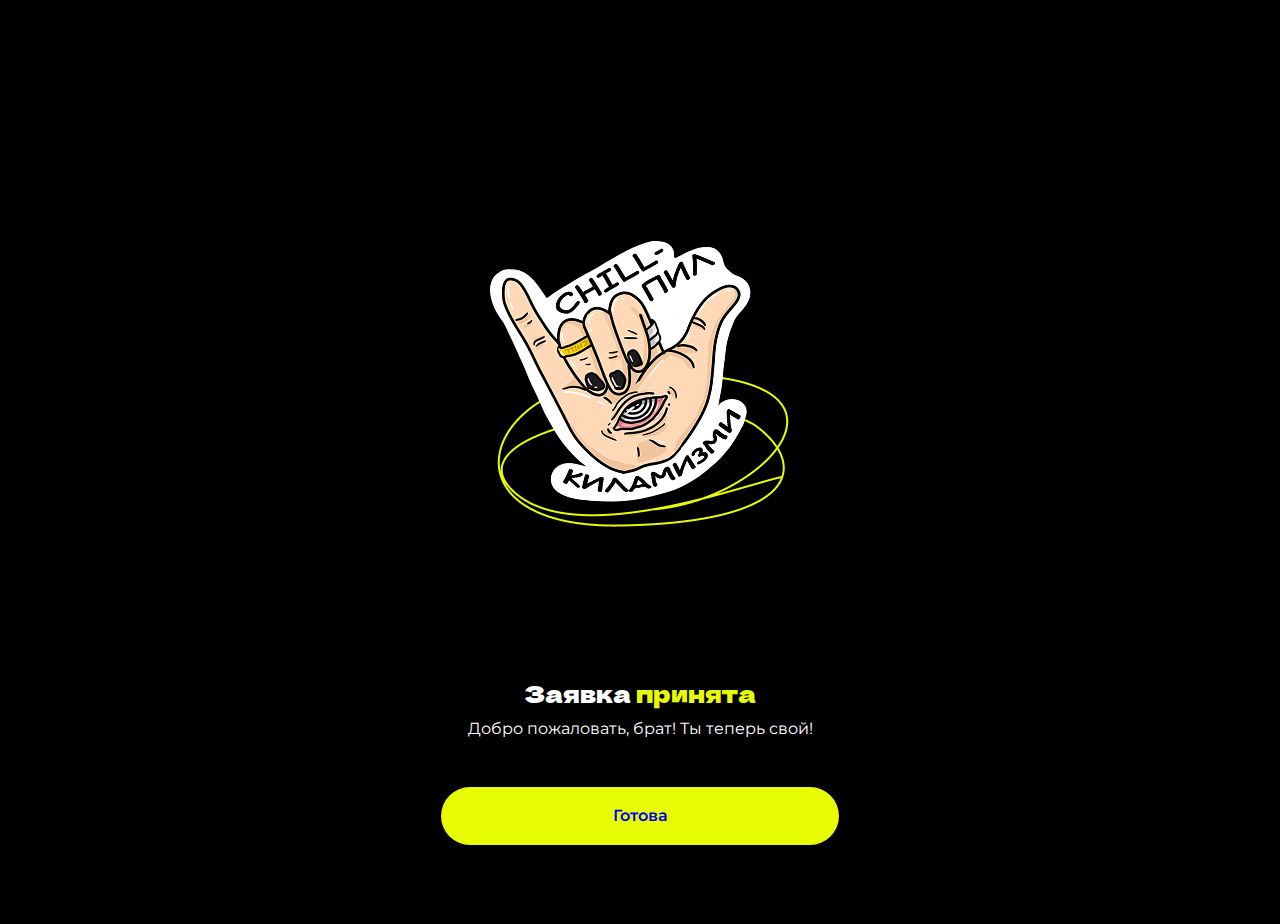
<file: index.html>
<!DOCTYPE html>
<html lang="ru">

<head>
    <meta charset="UTF-8">
    <meta name="viewport" content="width=device-width, initial-scale=1.0">
        <link rel="stylesheet" href="css/main.css">
    <link rel="preconnect" href="https://fonts.googleapis.com">
    <link rel="preconnect" href="https://fonts.gstatic.com" crossorigin>
    <link
        href="https://fonts.googleapis.com/css2?family=Dela+Gothic+One&family=Inter:ital,opsz,wght@0,14..32,100..900;1,14..32,100..900&family=Montserrat:ital,wght@0,100..900;1,100..900&display=swap"
        rel="stylesheet">
</head>

<body>
    <main>
        <div class="ticker">НА ЧИЛЛЕ</div>
        <section class="rejection-screen">
            <div class="rejection-content">
                <div class="rejection-image">
                    <img src="img/sticker.png" alt="Огорчённое лицо">
                </div>
                <h2>Заявка <span class="highlight">принята</span></h2>
                <p class="reason">Добро пожаловать, брат! Ты теперь свой!</p>
                <button class="btn-primary"><a aria-label="Перейти в профиль" href="profile.html">Готова</a></button>
            </div>
        </section>
    </main>
</body>

</html>
</file>
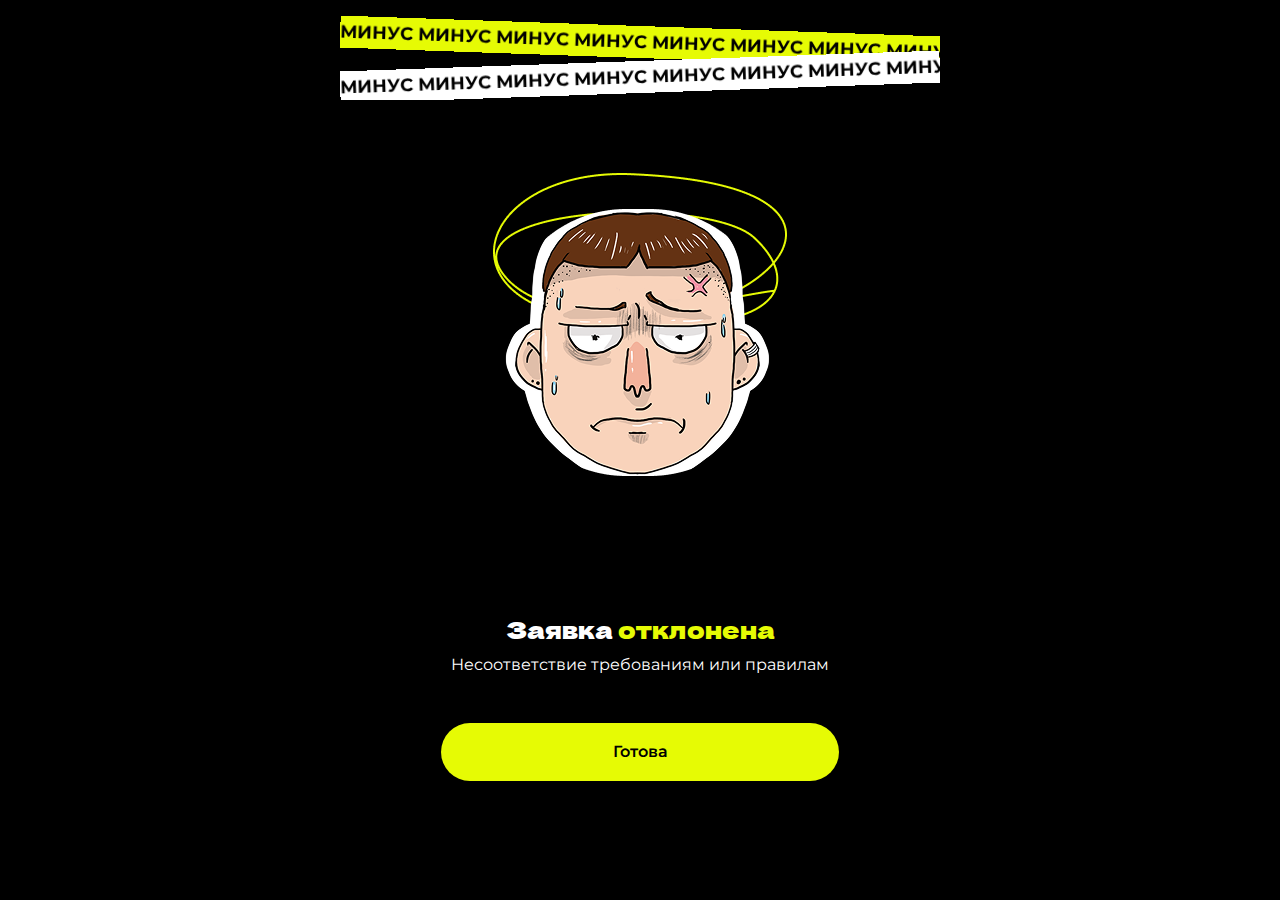
<file: application_disabled.html>
<!DOCTYPE html>
<html lang="ru">

<head>
    <meta charset="UTF-8">
    <meta name="viewport" content="width=device-width, initial-scale=1.0">
        <link rel="stylesheet" href="css/main.css">
    <link rel="preconnect" href="https://fonts.googleapis.com">
    <link rel="preconnect" href="https://fonts.gstatic.com" crossorigin>
    <link
        href="https://fonts.googleapis.com/css2?family=Dela+Gothic+One&family=Inter:ital,opsz,wght@0,14..32,100..900;1,14..32,100..900&family=Montserrat:ital,wght@0,100..900;1,100..900&display=swap"
        rel="stylesheet">
</head>

<body>
    <main class="padding-0">
                <div class="ticker">
            <div class="ticker__line ticker--yellow">
                <div class="ticker__text">МИНУС МИНУС МИНУС МИНУС МИНУС МИНУС МИНУС МИНУС МИНУС МИНУС МИНУС МИНУС МИНУС
                    МИНУС МИНУС МИНУС</div>
            </div>
            <div class="ticker__line ticker--white">
                <div class="ticker__text">МИНУС МИНУС МИНУС МИНУС МИНУС МИНУС МИНУС МИНУС МИНУС МИНУС МИНУС МИНУС МИНУС
                    МИНУС МИНУС МИНУС </div>
            </div>
        </div>
        <section class="rejection-screen">
            <div class="rejection-content">
                <div class="rejection-image">
                    <img src="img/sticker_1.png" alt="Огорчённое лицо">
                </div>
                <h2>Заявка <span class="highlight">отклонена</span></h2>
                <p class="reason">Несоответствие требованиям или правилам</p>
                <a aria-label="Перейти в профиль" class="btn-primary" href="profile.html">Готова</a>
            </div>
        </section>
    </main>
</body>

<script>
    document.addEventListener("DOMContentLoaded", () => {
        const yellowText = document.querySelector(".ticker--yellow .ticker__text");
        const whiteText = document.querySelector(".ticker--white .ticker__text");

        const pagePath = window.location.pathname;

        // Повторим текст 2 раза — чтобы хватило на бесшовность
        yellowText.textContent = (textYellow + " ").repeat(20);
        whiteText.textContent = (textWhite + " ").repeat(20);
    });
</script>

</html>
</file>
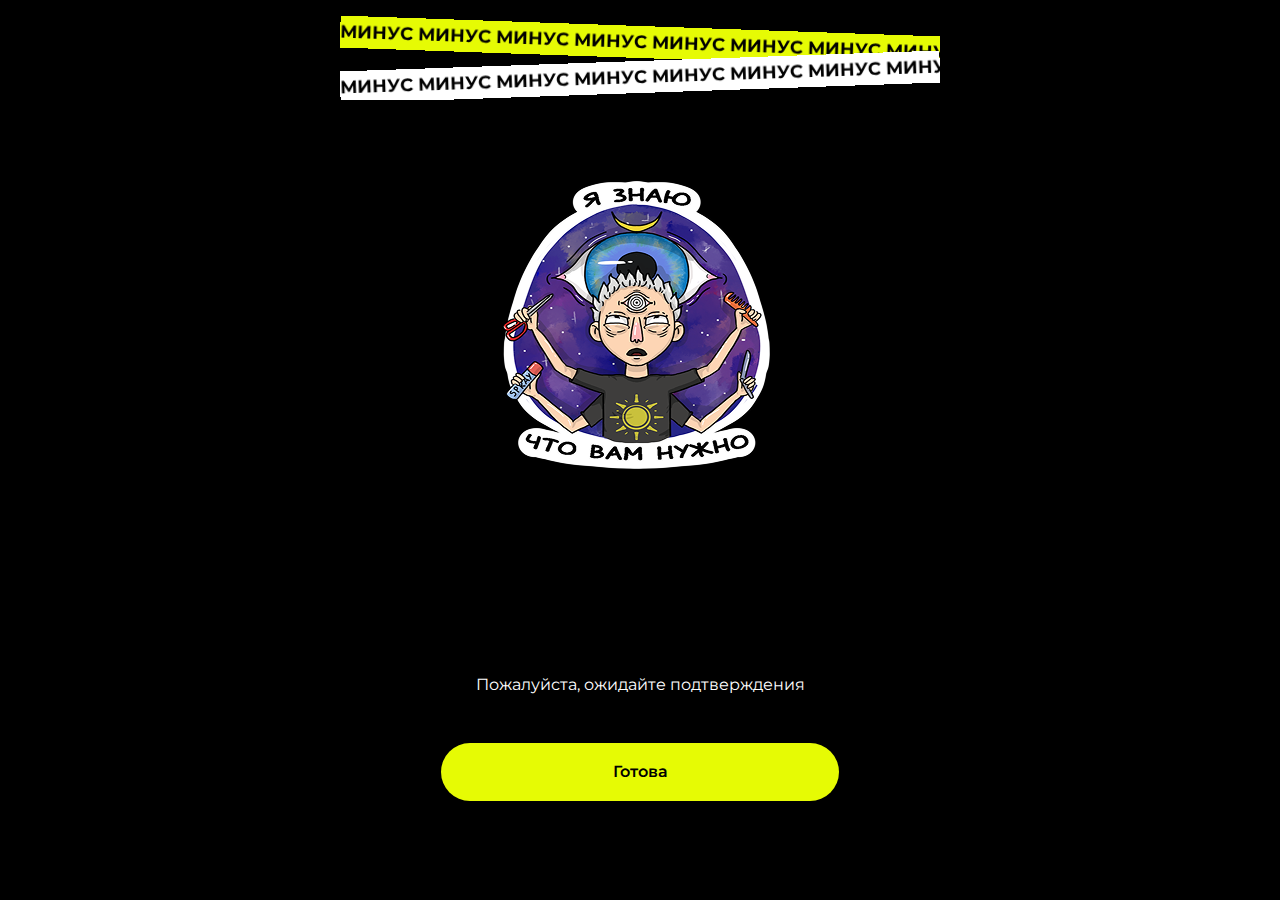
<file: application_load.html>
<!DOCTYPE html>
<html lang="ru">

<head>
    <meta charset="UTF-8">
    <meta name="viewport" content="width=device-width, initial-scale=1.0">
        <link rel="stylesheet" href="css/main.css">
    <link rel="preconnect" href="https://fonts.googleapis.com">
    <link rel="preconnect" href="https://fonts.gstatic.com" crossorigin>
    <link
        href="https://fonts.googleapis.com/css2?family=Dela+Gothic+One&family=Inter:ital,opsz,wght@0,14..32,100..900;1,14..32,100..900&family=Montserrat:ital,wght@0,100..900;1,100..900&display=swap"
        rel="stylesheet">
</head>

<body>
    <main class="padding-0">
                <div class="ticker">
            <div class="ticker__line ticker--yellow">
                <div class="ticker__text">МИНУС МИНУС МИНУС МИНУС МИНУС МИНУС МИНУС МИНУС МИНУС МИНУС МИНУС МИНУС МИНУС
                    МИНУС МИНУС МИНУС</div>
            </div>
            <div class="ticker__line ticker--white">
                <div class="ticker__text">МИНУС МИНУС МИНУС МИНУС МИНУС МИНУС МИНУС МИНУС МИНУС МИНУС МИНУС МИНУС МИНУС
                    МИНУС МИНУС МИНУС </div>
            </div>
        </div>
        <section class="rejection-screen">
            <div class="rejection-content">
                <div class="rejection-image">
                    <img src="img/sticker_2.png" alt="Огорчённое лицо">
                </div>
                <h1>На рассмотрении</h1>
                <p class="reason">Пожалуйста, ожидайте подтверждения</p>
                 <a aria-label="Перейти в профиль" class="btn-primary" href="profile.html">Готова</a>
            </div>
        </section>
    </main>
</body>

<script>
    document.addEventListener("DOMContentLoaded", () => {
        const yellowText = document.querySelector(".ticker--yellow .ticker__text");
        const whiteText = document.querySelector(".ticker--white .ticker__text");

        const pagePath = window.location.pathname;

        // Повторим текст 2 раза — чтобы хватило на бесшовность
        yellowText.textContent = (textYellow + " ").repeat(20);
        whiteText.textContent = (textWhite + " ").repeat(20);
    });
</script>

</html>
</file>
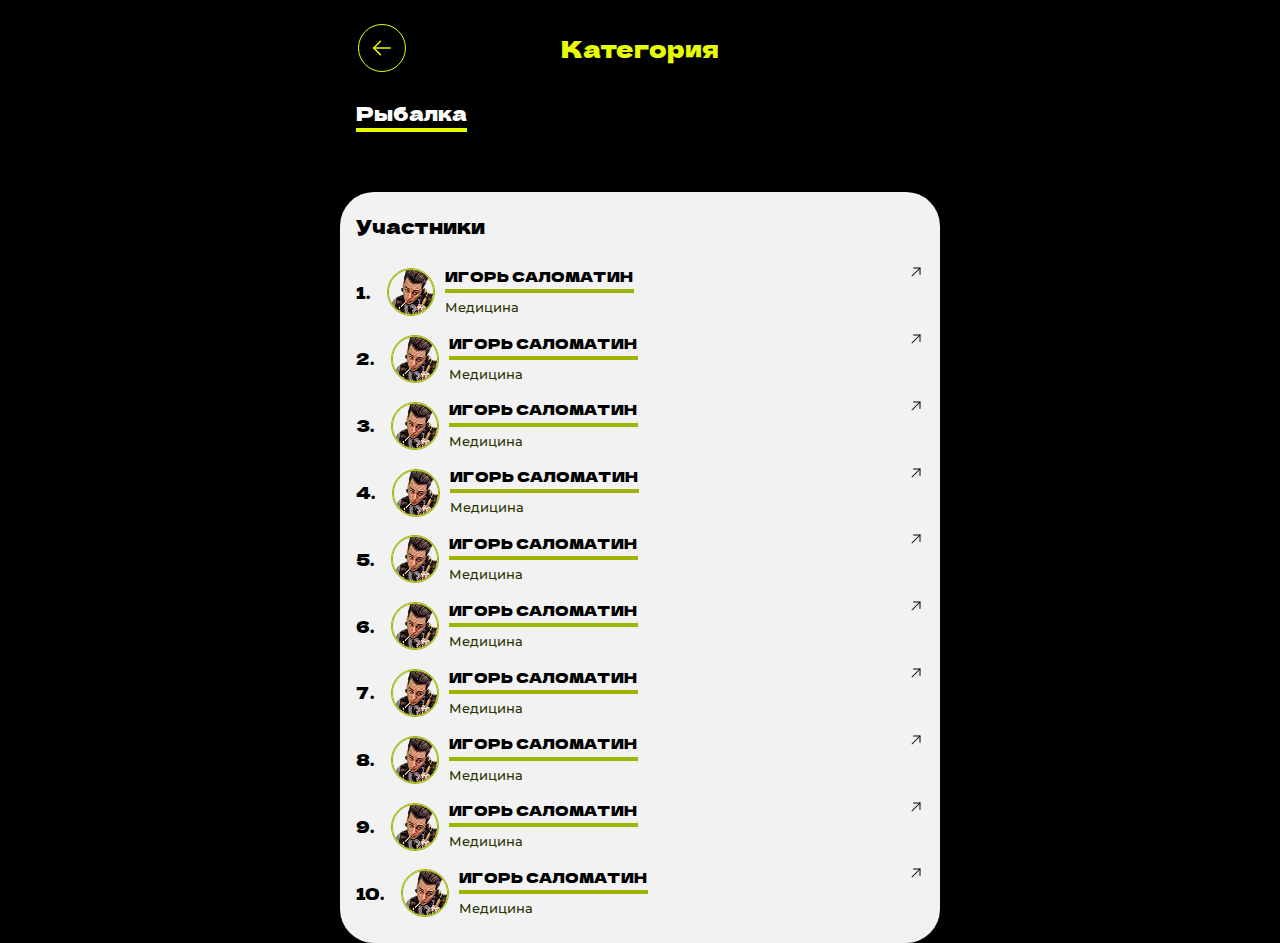
<file: category-inner.html>
<!DOCTYPE html>
<html lang="ru">

<head>
    <meta charset="UTF-8">
    <meta name="viewport" content="width=device-width, initial-scale=1.0">
    <title>Document</title>
    <link rel="stylesheet" href="css/main.css">
    <link rel="preconnect" href="https://fonts.googleapis.com">
    <link rel="preconnect" href="https://fonts.gstatic.com" crossorigin>
    <link
        href="https://fonts.googleapis.com/css2?family=Dela+Gothic+One&family=Inter:ital,opsz,wght@0,14..32,100..900;1,14..32,100..900&family=Montserrat:ital,wght@0,100..900;1,100..900&display=swap"
        rel="stylesheet">
</head>

<body>
    <main>
        <h1 class="main_title --second">Категория</h1>
        <a aria-label="перейти в категории" href="category.html"><img class="main_img" aria-label="Картинка назад" src="img/icon_back.svg" alt="назад"></a>

        <h2 class="category__title --white">Рыбалка</h2>
        <div class="guest__wrapper">
            <ul class="category__guest-list">
                <h3 class="category__guest-list-title">Участники</h3>
                <li class="category__guest-item">
                    <a aria-label="Посетить профиль" href="profile-guest.html" class="category__guest-link">
                        <span class="category__guest-num">1.</span>
                        <img src="img/guest_avatar.png" alt="Аватар" class="category__guest-avatar">
                        <div class="category__guest-content">
                            <h4 class="category__guest-name">ИГОРЬ САЛОМАТИН</h4>
                            <p class="category__guest-category">Медицина</p>
                        </div>
                        <img src="img/ArrowUpRight.svg" alt="Стрелка" class="category__guest-arrow">
                    </a>
                </li>
                                <li class="category__guest-item">
                    <a aria-label="Посетить профиль" href="profile-guest.html" class="category__guest-link">
                        <span class="category__guest-num">2.</span>
                        <img src="img/guest_avatar.png" alt="Аватар" class="category__guest-avatar">
                        <div class="category__guest-content">
                            <h4 class="category__guest-name">ИГОРЬ САЛОМАТИН</h4>
                            <p class="category__guest-category">Медицина</p>
                        </div>
                        <img src="img/ArrowUpRight.svg" alt="Стрелка" class="category__guest-arrow">
                    </a>
                </li>
                                <li class="category__guest-item">
                    <a aria-label="Посетить профиль" href="profile-guest.html" class="category__guest-link">
                        <span class="category__guest-num">3.</span>
                        <img src="img/guest_avatar.png" alt="Аватар" class="category__guest-avatar">
                        <div class="category__guest-content">
                            <h4 class="category__guest-name">ИГОРЬ САЛОМАТИН</h4>
                            <p class="category__guest-category">Медицина</p>
                        </div>
                        <img src="img/ArrowUpRight.svg" alt="Стрелка" class="category__guest-arrow">
                    </a>
                </li>
                                <li class="category__guest-item">
                    <a aria-label="Посетить профиль" href="profile-guest.html" class="category__guest-link">
                        <span class="category__guest-num">4.</span>
                        <img src="img/guest_avatar.png" alt="Аватар" class="category__guest-avatar">
                        <div class="category__guest-content">
                            <h4 class="category__guest-name">ИГОРЬ САЛОМАТИН</h4>
                            <p class="category__guest-category">Медицина</p>
                        </div>
                        <img src="img/ArrowUpRight.svg" alt="Стрелка" class="category__guest-arrow">
                    </a>
                </li>
                                <li class="category__guest-item">
                    <a aria-label="Посетить профиль" href="profile-guest.html" class="category__guest-link">
                        <span class="category__guest-num">5.</span>
                        <img src="img/guest_avatar.png" alt="Аватар" class="category__guest-avatar">
                        <div class="category__guest-content">
                            <h4 class="category__guest-name">ИГОРЬ САЛОМАТИН</h4>
                            <p class="category__guest-category">Медицина</p>
                        </div>
                        <img src="img/ArrowUpRight.svg" alt="Стрелка" class="category__guest-arrow">
                    </a>
                </li>
                                <li class="category__guest-item">
                    <a aria-label="Посетить профиль" href="profile-guest.html" class="category__guest-link">
                        <span class="category__guest-num">6.</span>
                        <img src="img/guest_avatar.png" alt="Аватар" class="category__guest-avatar">
                        <div class="category__guest-content">
                            <h4 class="category__guest-name">ИГОРЬ САЛОМАТИН</h4>
                            <p class="category__guest-category">Медицина</p>
                        </div>
                        <img src="img/ArrowUpRight.svg" alt="Стрелка" class="category__guest-arrow">
                    </a>
                </li>
                                <li class="category__guest-item">
                    <a aria-label="Посетить профиль" href="profile-guest.html" class="category__guest-link">
                        <span class="category__guest-num">7.</span>
                        <img src="img/guest_avatar.png" alt="Аватар" class="category__guest-avatar">
                        <div class="category__guest-content">
                            <h4 class="category__guest-name">ИГОРЬ САЛОМАТИН</h4>
                            <p class="category__guest-category">Медицина</p>
                        </div>
                        <img src="img/ArrowUpRight.svg" alt="Стрелка" class="category__guest-arrow">
                    </a>
                </li>
                                <li class="category__guest-item">
                    <a aria-label="Посетить профиль" href="profile-guest.html" class="category__guest-link">
                        <span class="category__guest-num">8.</span>
                        <img src="img/guest_avatar.png" alt="Аватар" class="category__guest-avatar">
                        <div class="category__guest-content">
                            <h4 class="category__guest-name">ИГОРЬ САЛОМАТИН</h4>
                            <p class="category__guest-category">Медицина</p>
                        </div>
                        <img src="img/ArrowUpRight.svg" alt="Стрелка" class="category__guest-arrow">
                    </a>
                </li>
                                <li class="category__guest-item">
                    <a aria-label="Посетить профиль" href="profile-guest.html" class="category__guest-link">
                        <span class="category__guest-num">9.</span>
                        <img src="img/guest_avatar.png" alt="Аватар" class="category__guest-avatar">
                        <div class="category__guest-content">
                            <h4 class="category__guest-name">ИГОРЬ САЛОМАТИН</h4>
                            <p class="category__guest-category">Медицина</p>
                        </div>
                        <img src="img/ArrowUpRight.svg" alt="Стрелка" class="category__guest-arrow">
                    </a>
                </li>
                                <li class="category__guest-item">
                    <a aria-label="Посетить профиль" href="profile-guest.html" class="category__guest-link">
                        <span class="category__guest-num">10.</span>
                        <img src="img/guest_avatar.png" alt="Аватар" class="category__guest-avatar">
                        <div class="category__guest-content">
                            <h4 class="category__guest-name">ИГОРЬ САЛОМАТИН</h4>
                            <p class="category__guest-category">Медицина</p>
                        </div>
                        <img src="img/ArrowUpRight.svg" alt="Стрелка"  class="category__guest-arrow">
                    </a>
                </li>
            </ul>
        </div>

    </main>
</body>

</html>
</file>
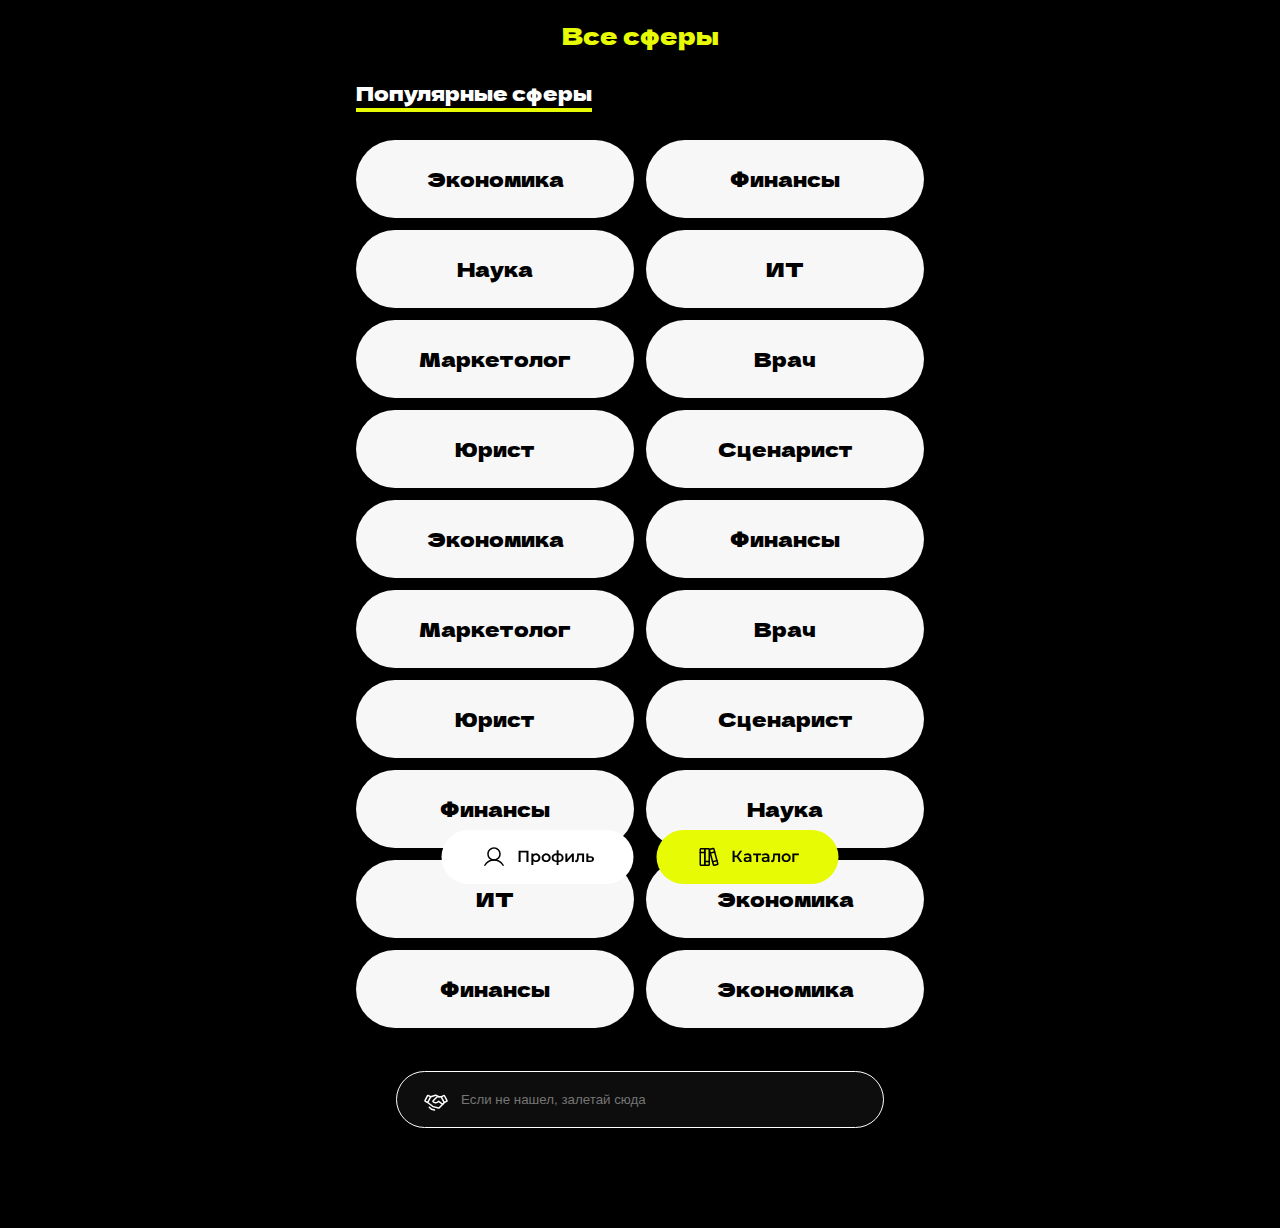
<file: category.html>
<!DOCTYPE html>
<html lang="en">

<head>
    <meta charset="UTF-8">
    <meta name="viewport" content="width=device-width, initial-scale=1.0">
    <title>Document</title>
        <link rel="stylesheet" href="css/main.css">
    <link rel="preconnect" href="https://fonts.googleapis.com">
    <link rel="preconnect" href="https://fonts.gstatic.com" crossorigin>
    <link href="https://fonts.googleapis.com/css2?family=Dela+Gothic+One&family=Inter:ital,opsz,wght@0,14..32,100..900;1,14..32,100..900&family=Montserrat:ital,wght@0,100..900;1,100..900&display=swap"rel="stylesheet">
</head>

<body>

    <main>
        <h1 class="main_title">Все сферы</h1>


        <div class="category__wrapper">
            <h2 class="category__title --white ">Популярные сферы</h2>
            <ul class="category__gap">
                <li><a aria-label="Посмотреть категорию" href="category-inner.html">Экономика</a></li>
                <li><a aria-label="Посмотреть категорию" href="category-inner.html">Финансы</a></li>
                <li><a aria-label="Посмотреть категорию" href="category-inner.html">Наука</a></li>
                <li><a aria-label="Посмотреть категорию" href="category-inner.html">ИТ</a></li>
                <li><a aria-label="Посмотреть категорию" href="category-inner.html">Маркетолог</a></li>
                <li><a aria-label="Посмотреть категорию" href="category-inner.html">Врач</a></li>
                <li><a aria-label="Посмотреть категорию" href="category-inner.html">Юрист</a></li>
                <li><a aria-label="Посмотреть категорию" href="category-inner.html">Сценарист</a></li>
                <li><a aria-label="Посмотреть категорию" href="category-inner.html">Экономика</a></li>
                <li><a aria-label="Посмотреть категорию" href="category-inner.html">Финансы</a></li>
                <li><a aria-label="Посмотреть категорию" href="category-inner.html">Маркетолог</a></li>
                <li><a aria-label="Посмотреть категорию" href="category-inner.html">Врач</a></li>
                <li><a aria-label="Посмотреть категорию" href="category-inner.html">Юрист</a></li>
                <li><a aria-label="Посмотреть категорию" href="category-inner.html">Сценарист</a></li>
                <li><a aria-label="Посмотреть категорию" href="category-inner.html">Финансы</a></li>
                <li><a aria-label="Посмотреть категорию" href="category-inner.html">Наука</a></li>
                <li><a aria-label="Посмотреть категорию" href="category-inner.html">ИТ</a></li>
                <li><a aria-label="Посмотреть категорию" href="category-inner.html">Экономика</a></li>
                <li><a aria-label="Посмотреть категорию" href="category-inner.html">Финансы</a></li>
                <li><a aria-label="Посмотреть категорию" href="category-inner.html">Экономика</a></li>
            </ul>

            <div class="category__search">
                <input type="text" placeholder="Если не нашел, залетай сюда" class="input-serch">
            </div>
        </div>

            <footer class="footer__content">
                <a href="profile.html" aria-label="Перейти в профиль">
                    <div class="footer__content-btn ">
                        <img src="img/User.svg" alt="юзер">
                        <span>Профиль</span>
                    </div>
                </a>
                <a href="category.html" aria-label="Перейти в Каталог">
                    <div class="footer__content-btn active">
                        <img src="img/Books.svg" alt="католог">
                        <span>Каталог</span>
                    </div>
                </a>
            </footer>
    </main>
    <script src="js/main.js"></script>
</body>

</html>
</file>
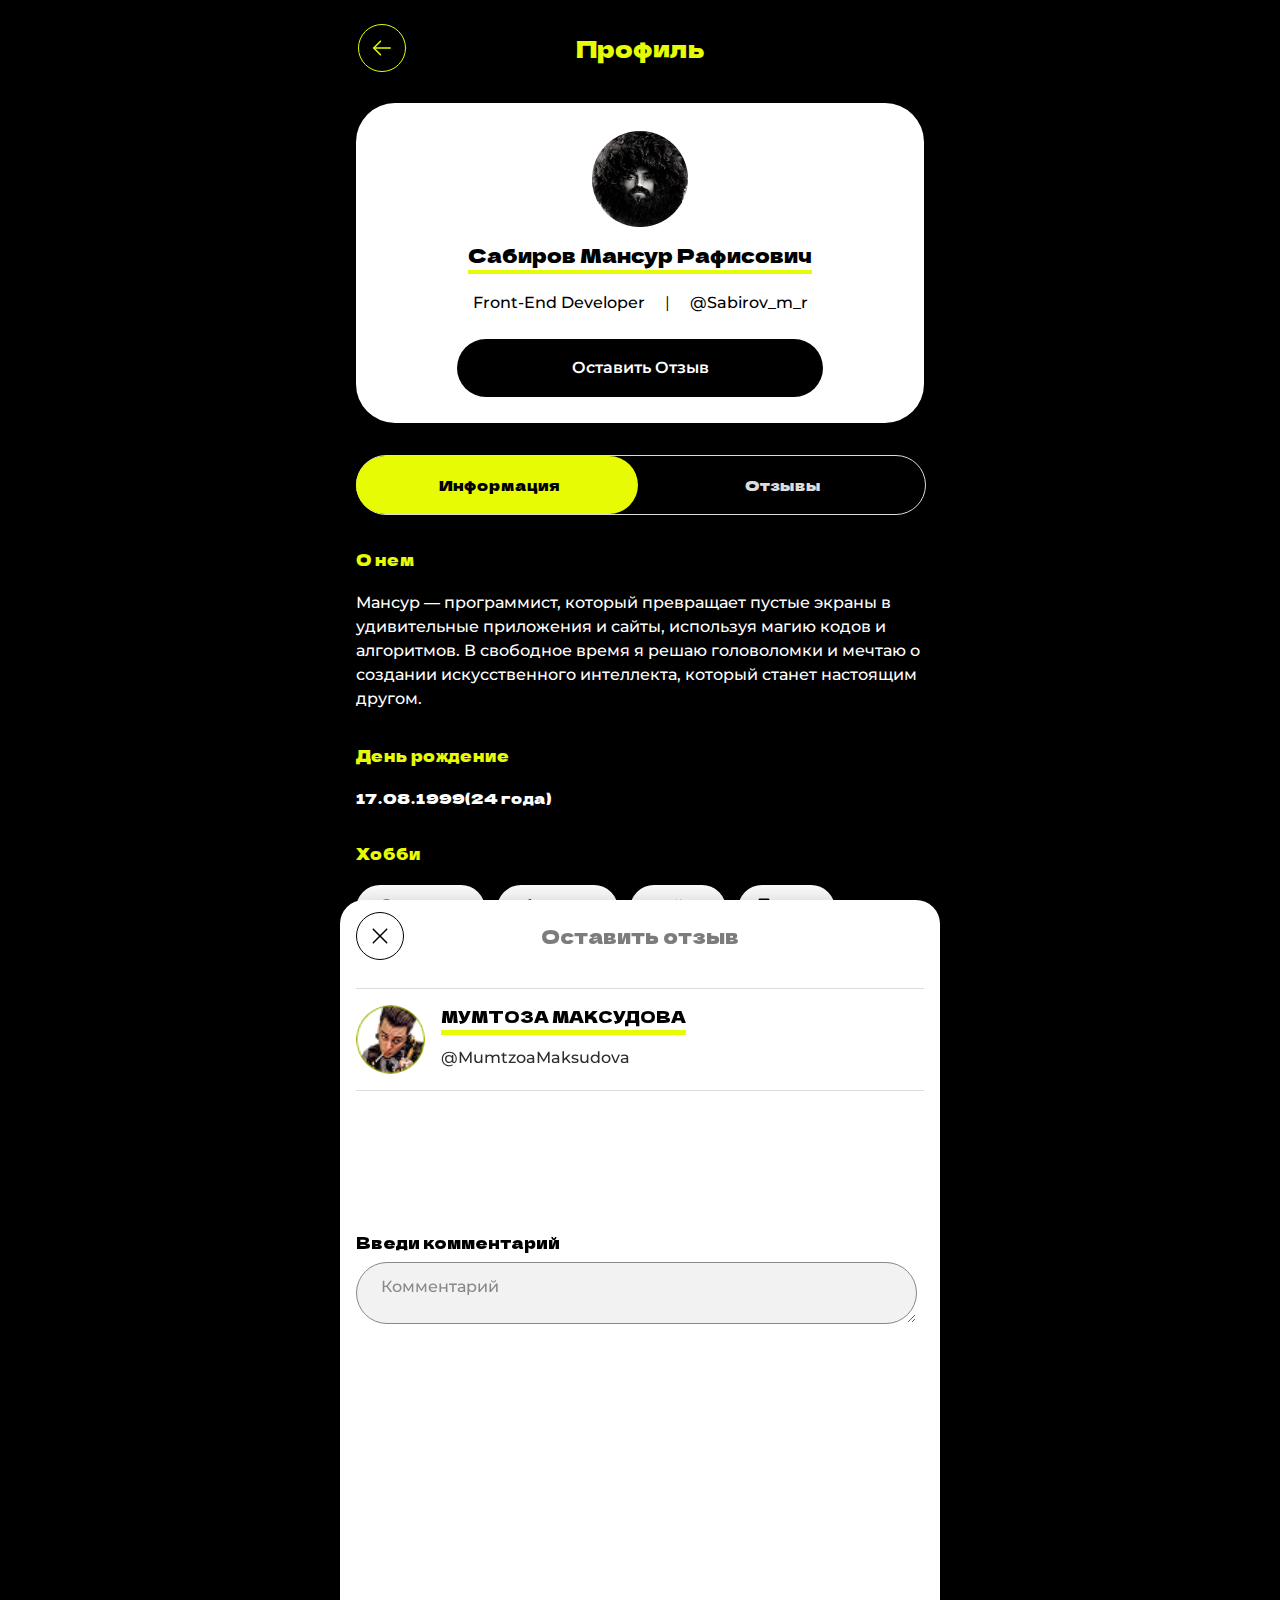
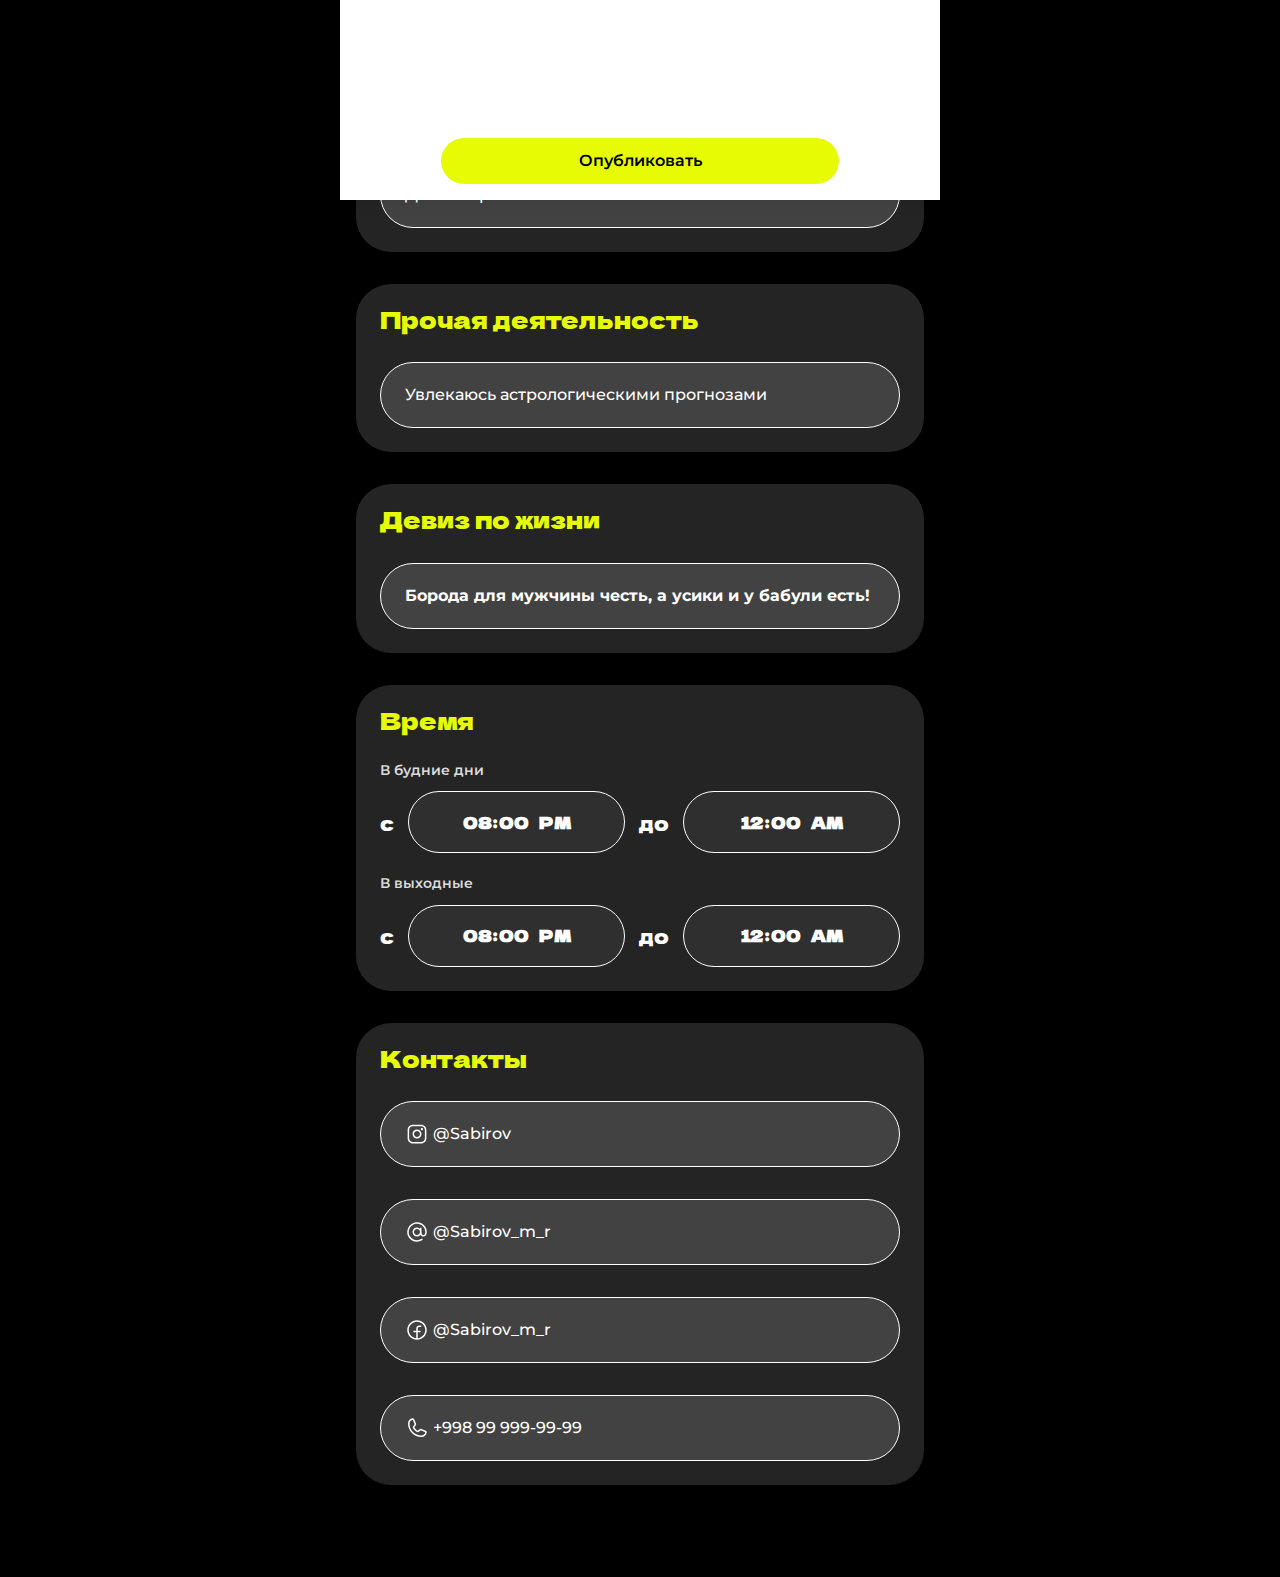
<file: profile-guest.html>
<!DOCTYPE html>
<html lang="ru">

<head>
    <meta charset="UTF-8">
    <meta name="viewport" content="width=device-width, initial-scale=1.0">
    <title>Profile-guest</title>
    <link rel="stylesheet" href="css/main.css">
    <link rel="preconnect" href="https://fonts.googleapis.com">
    <link rel="preconnect" href="https://fonts.gstatic.com" crossorigin>
    <link
        href="https://fonts.googleapis.com/css2?family=Dela+Gothic+One&family=Inter:ital,opsz,wght@0,14..32,100..900;1,14..32,100..900&family=Montserrat:ital,wght@0,100..900;1,100..900&display=swap"
        rel="stylesheet">
</head>

<!-- sprite -->
<svg width="0" height="0" class="hidden">
    <symbol class="icon" fill="none" xmlns="http://www.w3.org/2000/svg" viewBox="0 0 24 24" id="fish">
        <path
            d="M14.625 8.25C15.2463 8.25 15.75 7.74632 15.75 7.125C15.75 6.50368 15.2463 6 14.625 6C14.0037 6 13.5 6.50368 13.5 7.125C13.5 7.74632 14.0037 8.25 14.625 8.25Z"
            fill="currentColor" />
        <path fill-rule="evenodd" clip-rule="evenodd"
            d="M8.34063 5.78878C8.75241 5.83364 9.04985 6.20383 9.00498 6.6156C9.00071 6.65484 8.99899 6.69431 8.99985 6.73377L9.00002 6.74843C9.00209 7.74164 9.39809 8.69346 10.1011 9.39503C10.8042 10.0966 11.7568 10.4906 12.75 10.4906C12.9489 10.4906 13.1397 10.5696 13.2804 10.7103C13.421 10.8509 13.5 11.0417 13.5 11.2406C13.5 12.2352 13.8951 13.189 14.5984 13.8923C15.3016 14.5955 16.2555 14.9906 17.25 14.9906H17.4656C17.8799 14.9906 18.2156 15.3264 18.2156 15.7406C18.2156 16.1548 17.8799 16.4906 17.4656 16.4906H17.25C15.8576 16.4906 14.5223 15.9375 13.5377 14.9529C12.7203 14.1355 12.2003 13.0763 12.0473 11.9434C10.9162 11.7906 9.85851 11.272 9.04157 10.4568C8.05896 9.47623 7.50476 8.14647 7.50004 6.75848C7.49816 6.65651 7.50276 6.55452 7.51381 6.45313C7.55868 6.04135 7.92886 5.74391 8.34063 5.78878Z"
            fill="currentColor" />
        <path fill-rule="evenodd" clip-rule="evenodd"
            d="M11.7604 3.23128C15.112 2.03294 18.6977 2.6349 19.9486 2.90431L19.9627 2.9075C20.2374 2.97225 20.4886 3.11226 20.6882 3.31182C20.8877 3.51138 21.0278 3.7626 21.0925 4.0373L21.0957 4.05145C21.3651 5.30229 21.9671 8.88801 20.7687 12.2396C20.1622 13.9359 19.0907 15.5823 17.2846 16.8187C15.5712 17.9917 13.2485 18.7603 10.1428 18.9017L8.19133 23.5408C8.06792 23.8342 7.77278 24.0177 7.45508 23.9986C7.13737 23.9796 6.8663 23.7621 6.77887 23.456L5.39333 18.6067L0.543968 17.2211C0.237939 17.1337 0.0204238 16.8626 0.00135579 16.5449C-0.0177122 16.2272 0.16582 15.9321 0.459194 15.8087L5.09833 13.8572C5.2397 10.7515 6.00833 8.42877 7.18128 6.71539C8.41769 4.9093 10.0642 3.83775 11.7604 3.23128ZM5.83126 14.3625L6.12207 15.0538L3.00612 16.3646L6.20605 17.2789C6.45521 17.35 6.64996 17.5448 6.72115 17.794L7.63542 20.9939L8.94619 17.8779C9.06071 17.6057 9.32436 17.426 9.61963 17.419C12.7556 17.3442 14.9298 16.613 16.4373 15.581C17.9406 14.5519 18.8378 13.1848 19.3563 11.7346C20.4044 8.80321 19.8884 5.57595 19.6319 4.37945C19.631 4.37684 19.6295 4.37445 19.6275 4.37248C19.6255 4.3705 19.6232 4.369 19.6206 4.36807C18.4241 4.11156 15.1968 3.59562 12.2654 4.64371C10.8152 5.16223 9.44815 6.05943 8.41903 7.56272C7.38703 9.07022 6.65582 11.2444 6.58105 14.3804L5.83126 14.3625Z"
            fill="currentColor" />
    </symbol>
    <symbol class="icon" fill="none" xmlns="http://www.w3.org/2000/svg" viewBox="0 0 24 24" id="music">
        <path fill-rule="evenodd" clip-rule="evenodd"
            d="M16.875 14.25C15.8395 14.25 15 15.0895 15 16.125C15 17.1605 15.8395 18 16.875 18C17.9105 18 18.75 17.1605 18.75 16.125C18.75 15.0895 17.9105 14.25 16.875 14.25ZM13.5 16.125C13.5 14.261 15.011 12.75 16.875 12.75C18.739 12.75 20.25 14.261 20.25 16.125C20.25 17.989 18.739 19.5 16.875 19.5C15.011 19.5 13.5 17.989 13.5 16.125Z"
            fill="currentColor" />
        <path fill-rule="evenodd" clip-rule="evenodd"
            d="M4.875 17.25C3.83947 17.25 3 18.0895 3 19.125C3 20.1605 3.83947 21 4.875 21C5.91053 21 6.75 20.1605 6.75 19.125C6.75 18.0895 5.91053 17.25 4.875 17.25ZM1.5 19.125C1.5 17.261 3.01104 15.75 4.875 15.75C6.73896 15.75 8.25 17.261 8.25 19.125C8.25 20.989 6.73896 22.5 4.875 22.5C3.01104 22.5 1.5 20.989 1.5 19.125Z"
            fill="currentColor" />
        <path fill-rule="evenodd" clip-rule="evenodd"
            d="M20.2278 7.31809C20.3282 7.71994 20.0839 8.12714 19.6821 8.2276L7.68208 11.2276C7.28023 11.3281 6.87303 11.0837 6.77257 10.6819C6.67211 10.28 6.91643 9.87285 7.31828 9.77239L19.3183 6.77239C19.7201 6.67193 20.1273 6.91625 20.2278 7.31809Z"
            fill="currentColor" />
        <path fill-rule="evenodd" clip-rule="evenodd"
            d="M19.9616 2.40885C20.1436 2.55098 20.25 2.76906 20.25 3.00001V16.125C20.25 16.5392 19.9142 16.875 19.5 16.875C19.0858 16.875 18.75 16.5392 18.75 16.125V3.96059L8.25 6.58559V19.125C8.25 19.5392 7.91421 19.875 7.5 19.875C7.08579 19.875 6.75 19.5392 6.75 19.125V6.00001C6.75 5.65586 6.98422 5.35587 7.3181 5.2724L19.3181 2.2724C19.5422 2.21639 19.7795 2.26672 19.9616 2.40885Z"
            fill="currentColor" />
    </symbol>
    <symbol class="icon" fill="none" xmlns="http://www.w3.org/2000/svg" viewBox="0 0 24 24" id="planet">
        <path fill-rule="evenodd" clip-rule="evenodd"
            d="M12.0001 4.5C7.85799 4.5 4.50012 7.85786 4.50012 12C4.50012 16.1421 7.85799 19.5 12.0001 19.5C16.1423 19.5 19.5001 16.1421 19.5001 12C19.5001 7.85786 16.1423 4.5 12.0001 4.5ZM3.00012 12C3.00012 7.02944 7.02956 3 12.0001 3C16.9707 3 21.0001 7.02944 21.0001 12C21.0001 16.9706 16.9707 21 12.0001 21C7.02956 21 3.00012 16.9706 3.00012 12Z"
            fill="currentColor" />
        <path fill-rule="evenodd" clip-rule="evenodd"
            d="M20.5453 5.93541C19.7739 5.89045 18.7253 6.03126 17.4675 6.37635C17.068 6.48595 16.6554 6.25098 16.5458 5.85153C16.4362 5.45207 16.6711 5.03941 17.0706 4.92981C18.4097 4.56241 19.6345 4.37978 20.6326 4.43795C21.5976 4.49419 22.5603 4.79343 23.0446 5.6213L23.0471 5.62565C23.4797 6.37675 23.3361 7.2534 22.9948 8.03461C22.6459 8.83302 22.026 9.69247 21.226 10.5606C19.6197 12.3036 17.166 14.2115 14.25 15.8934C11.3344 17.5751 8.45548 18.7461 6.14252 19.2661C4.99059 19.525 3.93607 19.6324 3.06963 19.5354C2.22151 19.4405 1.3906 19.1264 0.954968 18.3768L0.95337 18.374C0.474819 17.5425 0.698478 16.5576 1.13104 15.695C1.5791 14.8015 2.34884 13.8311 3.33508 12.8545C3.62941 12.5631 4.10428 12.5654 4.39573 12.8597C4.68717 13.1541 4.68484 13.6289 4.3905 13.9204C3.46424 14.8376 2.81836 15.6765 2.47189 16.3674C2.11094 17.0872 2.15986 17.4616 2.25268 17.6245C2.33811 17.7701 2.58466 17.9718 3.23652 18.0448C3.87213 18.1159 4.74476 18.0429 5.81353 17.8026C7.94198 17.3241 10.6787 16.2217 13.5006 14.594C16.3221 12.9666 18.645 11.1479 20.123 9.54404C20.8652 8.73869 21.3644 8.01963 21.6203 7.43405C21.8823 6.83429 21.8308 6.5216 21.7485 6.37643C21.6501 6.21072 21.3463 5.98208 20.5453 5.93541Z"
            fill="currentColor" />
    </symbol>
    <symbol class="icon" fill="none" xmlns="http://www.w3.org/2000/svg" viewBox="0 0 24 24" id="wine">
        <path fill-rule="evenodd" clip-rule="evenodd"
            d="M12.0001 15.75C12.4143 15.75 12.7501 16.0858 12.7501 16.5V21.75C12.7501 22.1642 12.4143 22.5 12.0001 22.5C11.5859 22.5 11.2501 22.1642 11.2501 21.75V16.5C11.2501 16.0858 11.5859 15.75 12.0001 15.75Z"
            fill="currentColor" />
        <path fill-rule="evenodd" clip-rule="evenodd"
            d="M7.50012 21.75C7.50012 21.3358 7.83591 21 8.25012 21H15.7501C16.1643 21 16.5001 21.3358 16.5001 21.75C16.5001 22.1642 16.1643 22.5 15.7501 22.5H8.25012C7.83591 22.5 7.50012 22.1642 7.50012 21.75Z"
            fill="currentColor" />
        <path fill-rule="evenodd" clip-rule="evenodd"
            d="M6.78091 2.03741C6.87511 1.7187 7.16781 1.5 7.50015 1.5H16.5001C16.8325 1.5 17.1252 1.7187 17.2194 2.03741L19.6672 10.3187C19.868 11.0091 19.8149 11.7486 19.5176 12.4033C18.864 13.8492 17.8072 15.076 16.474 15.9365C15.1406 16.7971 13.5872 17.2548 12.0001 17.2548C10.4131 17.2548 8.85973 16.7971 7.52629 15.9365C6.19286 15.0758 5.13597 13.8488 4.48233 12.4026C4.18532 11.7481 4.13238 11.0089 4.33311 10.3187L4.33403 10.3155L6.78091 2.03741ZM8.06054 3L5.77343 10.7376L5.77302 10.739C5.67276 11.085 5.69955 11.4555 5.84859 11.7835L5.84921 11.7849C6.384 12.9681 7.24873 13.972 8.33972 14.6762C9.43071 15.3803 10.7016 15.7548 12.0001 15.7548C13.2986 15.7548 14.5696 15.3803 15.6606 14.6762C16.7516 13.972 17.6163 12.9681 18.1511 11.7849L18.1517 11.7835C18.3007 11.4555 18.3275 11.085 18.2273 10.739L18.2269 10.7376L15.9398 3H8.06054Z"
            fill="currentColor" />
    </symbol>
    <symbol class="icon" fill="none" xmlns="http://www.w3.org/2000/svg" viewBox="0 0 24 24" id="game">
        <path fill-rule="evenodd" clip-rule="evenodd"
            d="M13.5 10.125C13.5 9.71082 13.8358 9.37503 14.25 9.37503H17.25C17.6642 9.37503 18 9.71082 18 10.125C18 10.5392 17.6642 10.875 17.25 10.875H14.25C13.8358 10.875 13.5 10.5392 13.5 10.125Z"
            fill="currentColor" />
        <path fill-rule="evenodd" clip-rule="evenodd"
            d="M6 10.125C6 9.71082 6.33579 9.37503 6.75 9.37503H9.75C10.1642 9.37503 10.5 9.71082 10.5 10.125C10.5 10.5392 10.1642 10.875 9.75 10.875H6.75C6.33579 10.875 6 10.5392 6 10.125Z"
            fill="currentColor" />
        <path fill-rule="evenodd" clip-rule="evenodd"
            d="M8.25 7.87503C8.66421 7.87503 9 8.21082 9 8.62503V11.625C9 12.0392 8.66421 12.375 8.25 12.375C7.83579 12.375 7.5 12.0392 7.5 11.625V8.62503C7.5 8.21082 7.83579 7.87503 8.25 7.87503Z"
            fill="currentColor" />
        <path fill-rule="evenodd" clip-rule="evenodd"
            d="M16.125 4.47192C17.6169 4.47192 19.0476 5.06456 20.1025 6.11945C21.1574 7.17434 21.75 8.60508 21.75 10.0969C21.75 11.5888 21.1574 13.0195 20.1025 14.0744C19.0481 15.1289 17.6181 15.7214 16.1269 15.7219H16.125L10.3658 15.7485L6.53772 19.9842L5.9813 19.4813L6.51271 20.0105C6.00521 20.5201 5.3482 20.8543 4.63748 20.9643C3.92675 21.0742 3.19948 20.9543 2.56169 20.622C1.9239 20.2896 1.40896 19.7622 1.09194 19.1167C0.774915 18.4711 0.672392 17.7412 0.799318 17.0333L0.801412 17.0221L2.33773 9.1438C2.56972 7.84487 3.25024 6.66849 4.26075 5.81981C5.2728 4.96985 6.55142 4.5027 7.87303 4.50005M16.125 5.97192L7.87647 6.00005C6.90656 6.00189 5.96816 6.34468 5.22543 6.96846C4.4827 7.59224 3.98293 8.45729 3.81352 9.4123L3.07505 9.2813L3.81118 9.42485L2.27486 17.3032C2.20576 17.6948 2.26298 18.0984 2.43834 18.4555C2.61446 18.8141 2.90054 19.1071 3.25487 19.2917C3.60919 19.4764 4.01324 19.543 4.40808 19.4819C4.79744 19.4216 5.15778 19.2403 5.43807 18.9638L9.47487 14.4972C9.61626 14.3407 9.81697 14.251 10.0278 14.2501L16.1216 14.2219L16.125 14.2219C17.2191 14.2219 18.2683 13.7873 19.0419 13.0137C19.8154 12.2402 20.25 11.1909 20.25 10.0969C20.25 9.00291 19.8154 7.9537 19.0419 7.18011C18.2686 6.40681 17.2199 5.97225 16.1263 5.97192L16.125 5.97192Z"
            fill="currentColor" />
        <path fill-rule="evenodd" clip-rule="evenodd"
            d="M20.7819 8.51695C21.1886 8.43794 21.5822 8.70351 21.6612 9.11012L23.1987 17.0226L23.2007 17.0333C23.3277 17.7412 23.2251 18.4711 22.9081 19.1167C22.5911 19.7622 22.0761 20.2896 21.4384 20.622C20.8006 20.9543 20.0733 21.0742 19.3626 20.9643C18.6518 20.8543 17.9948 20.5201 17.4873 20.0105L18.0188 19.4813L17.4613 19.983L13.4113 15.483C13.1342 15.1751 13.1592 14.7009 13.467 14.4238C13.7749 14.1467 14.2491 14.1717 14.5262 14.4796L18.5625 18.9643C18.8427 19.2405 19.2028 19.4217 19.592 19.4819C19.9868 19.543 20.3909 19.4764 20.7452 19.2917C21.0995 19.1071 21.3856 18.8141 21.5617 18.4555C21.7371 18.0983 21.7943 17.6947 21.7252 17.3029L20.1888 9.39624C20.1098 8.98963 20.3753 8.59596 20.7819 8.51695Z"
            fill="currentColor" />
    </symbol>
    <symbol class="icon" fill="none" xmlns="http://www.w3.org/2000/svg" viewBox="0 0 24 24" id="boll">
        <path fill-rule="evenodd" clip-rule="evenodd"
            d="M12 3.75C7.44365 3.75 3.75 7.44365 3.75 12C3.75 16.5563 7.44365 20.25 12 20.25C16.5563 20.25 20.25 16.5563 20.25 12C20.25 7.44365 16.5563 3.75 12 3.75ZM2.25 12C2.25 6.61522 6.61522 2.25 12 2.25C17.3848 2.25 21.75 6.61522 21.75 12C21.75 17.3848 17.3848 21.75 12 21.75C6.61522 21.75 2.25 17.3848 2.25 12Z"
            fill="currentColor" />
        <path fill-rule="evenodd" clip-rule="evenodd"
            d="M11.5589 7.45582C11.8218 7.26473 12.1779 7.26473 12.4408 7.45582L16.1814 10.1746C16.4439 10.3653 16.5539 10.7033 16.4541 11.012L15.0291 15.4183C14.929 15.7278 14.6408 15.9375 14.3155 15.9375H9.68421C9.35891 15.9375 9.0707 15.7278 8.9706 15.4183L7.5456 11.012C7.44575 10.7033 7.55577 10.3653 7.81826 10.1746L11.5589 7.45582ZM9.14022 11.0681L10.2299 14.4375H13.7698L14.8594 11.0681L11.9998 8.98967L9.14022 11.0681Z"
            fill="currentColor" />
        <path fill-rule="evenodd" clip-rule="evenodd"
            d="M12 5.25C12.4142 5.25 12.75 5.58579 12.75 6V8.0625C12.75 8.47671 12.4142 8.8125 12 8.8125C11.5858 8.8125 11.25 8.47671 11.25 8.0625V6C11.25 5.58579 11.5858 5.25 12 5.25Z"
            fill="currentColor" />
        <path fill-rule="evenodd" clip-rule="evenodd"
            d="M8.1118 3.17826C8.35509 2.84302 8.82408 2.76848 9.15931 3.01177L12.0001 5.07333L14.8408 3.01177C15.176 2.76848 15.645 2.84302 15.8883 3.17826C16.1316 3.51349 16.0571 3.98248 15.7218 4.22577L12.4406 6.60702C12.1778 6.79768 11.8223 6.79768 11.5595 6.60702L8.27829 4.22577C7.94306 3.98248 7.86851 3.51349 8.1118 3.17826Z"
            fill="currentColor" />
        <path fill-rule="evenodd" clip-rule="evenodd"
            d="M5.57708 9.91274C5.70469 9.51867 6.12759 9.30266 6.52165 9.43026L8.4904 10.0678C8.88447 10.1954 9.10049 10.6183 8.97288 11.0123C8.84528 11.4064 8.42238 11.6224 8.02831 11.4948L6.05956 10.8573C5.66549 10.7297 5.44948 10.3068 5.57708 9.91274Z"
            fill="currentColor" />
        <path fill-rule="evenodd" clip-rule="evenodd"
            d="M4.81267 5.57704C5.20676 5.44951 5.62962 5.6656 5.75715 6.0597L7.00403 9.91282C7.10385 10.2213 6.99415 10.559 6.7321 10.7499L3.45085 13.1405C3.11607 13.3844 2.64694 13.3108 2.40303 12.976C2.15912 12.6412 2.23278 12.1721 2.56756 11.9282L5.40957 9.85758L4.33001 6.52152C4.20249 6.12743 4.41858 5.70457 4.81267 5.57704Z"
            fill="currentColor" />
        <path fill-rule="evenodd" clip-rule="evenodd"
            d="M10.1244 14.5802C10.4598 14.8232 10.5346 15.2922 10.2916 15.6276L9.0822 17.2963C8.83913 17.6317 8.37019 17.7066 8.03479 17.4635C7.6994 17.2204 7.62455 16.7515 7.86762 16.4161L9.07699 14.7473C9.32006 14.412 9.789 14.3371 10.1244 14.5802Z"
            fill="currentColor" />
        <path fill-rule="evenodd" clip-rule="evenodd"
            d="M3.66577 16.8562C3.66577 16.442 4.00156 16.1062 4.41577 16.1062H8.47515C8.79979 16.1062 9.08757 16.3151 9.18821 16.6238L10.4445 20.4769C10.5729 20.8707 10.3577 21.294 9.96388 21.4224C9.57007 21.5508 9.14673 21.3356 9.01834 20.9418L7.93082 17.6062H4.41577C4.00156 17.6062 3.66577 17.2704 3.66577 16.8562Z"
            fill="currentColor" />
        <path fill-rule="evenodd" clip-rule="evenodd"
            d="M13.8755 14.5802C14.2109 14.3371 14.6798 14.412 14.9229 14.7473L16.1323 16.4161C16.3753 16.7515 16.3005 17.2204 15.9651 17.4635C15.6297 17.7066 15.1608 17.6317 14.9177 17.2963L13.7083 15.6276C13.4652 15.2922 13.5401 14.8232 13.8755 14.5802Z"
            fill="currentColor" />
        <path fill-rule="evenodd" clip-rule="evenodd"
            d="M14.8121 16.6238C14.9127 16.3151 15.2005 16.1062 15.5251 16.1062H19.5845C19.9987 16.1062 20.3345 16.442 20.3345 16.8562C20.3345 17.2704 19.9987 17.6062 19.5845 17.6062H16.0695L14.9819 20.9418C14.8535 21.3356 14.4302 21.5508 14.0364 21.4224C13.6426 21.294 13.4274 20.8707 13.5558 20.4769L14.8121 16.6238Z"
            fill="currentColor" />
        <path fill-rule="evenodd" clip-rule="evenodd"
            d="M18.423 9.91274C18.5506 10.3068 18.3345 10.7297 17.9405 10.8573L15.9717 11.4948C15.5777 11.6224 15.1548 11.4064 15.0272 11.0123C14.8996 10.6183 15.1156 10.1954 15.5096 10.0678L17.4784 9.43026C17.8725 9.30266 18.2954 9.51867 18.423 9.91274Z"
            fill="currentColor" />
        <path fill-rule="evenodd" clip-rule="evenodd"
            d="M19.1871 5.57704C19.5812 5.70457 19.7973 6.12743 19.6697 6.52152L18.5902 9.85758L21.4322 11.9282C21.767 12.1721 21.8406 12.6412 21.5967 12.976C21.3528 13.3108 20.8837 13.3844 20.5489 13.1405L17.2676 10.7499C17.0056 10.559 16.8959 10.2213 16.9957 9.91282L18.2426 6.0597C18.3701 5.6656 18.793 5.44951 19.1871 5.57704Z"
            fill="currentColor" />
    </symbol>
    <symbol class="icon" fill="none" xmlns="http://www.w3.org/2000/svg" viewBox="0 0 24 24" id="tv">
        <path fill-rule="evenodd" clip-rule="evenodd"
            d="M2.25 7.5C2.25 6.67157 2.92157 6 3.75 6H20.25C21.0784 6 21.75 6.67157 21.75 7.5V18.75C21.75 19.5784 21.0784 20.25 20.25 20.25H3.75C2.92157 20.25 2.25 19.5784 2.25 18.75V7.5ZM20.25 7.5H3.75V18.75H20.25V7.5Z"
            fill="currentColor" />
        <path fill-rule="evenodd" clip-rule="evenodd"
            d="M6.96967 1.71967C7.26256 1.42678 7.73744 1.42678 8.03033 1.71967L12 5.68934L15.9697 1.71967C16.2626 1.42678 16.7374 1.42678 17.0303 1.71967C17.3232 2.01256 17.3232 2.48744 17.0303 2.78033L12.5303 7.28033C12.2374 7.57322 11.7626 7.57322 11.4697 7.28033L6.96967 2.78033C6.67678 2.48744 6.67678 2.01256 6.96967 1.71967Z"
            fill="currentColor" />
    </symbol>
    <symbol class="icon" fill="none" xmlns="http://www.w3.org/2000/svg" viewBox="0 0 24 24" id="volleyball">
        <path fill-rule="evenodd" clip-rule="evenodd"
            d="M12 3.75C7.44365 3.75 3.75 7.44365 3.75 12C3.75 16.5563 7.44365 20.25 12 20.25C16.5563 20.25 20.25 16.5563 20.25 12C20.25 7.44365 16.5563 3.75 12 3.75ZM2.25 12C2.25 6.61522 6.61522 2.25 12 2.25C17.3848 2.25 21.75 6.61522 21.75 12C21.75 17.3848 17.3848 21.75 12 21.75C6.61522 21.75 2.25 17.3848 2.25 12Z"
            fill="currentColor" />
        <path fill-rule="evenodd" clip-rule="evenodd"
            d="M7.12499 3.55991C7.48367 3.35273 7.94239 3.47555 8.14957 3.83422L12.6496 11.6248C12.8567 11.9835 12.7339 12.4422 12.3753 12.6494C12.0166 12.8566 11.5579 12.7338 11.3507 12.3751L6.85068 4.58448C6.6435 4.22581 6.76632 3.76709 7.12499 3.55991Z"
            fill="currentColor" />
        <path fill-rule="evenodd" clip-rule="evenodd"
            d="M12.3753 11.3506C12.7339 11.5578 12.8567 12.0165 12.6496 12.3752L8.14957 20.1658C7.94239 20.5245 7.48367 20.6473 7.12499 20.4401C6.76632 20.2329 6.6435 19.7742 6.85068 19.4155L11.3507 11.6249C11.5579 11.2662 12.0166 11.1434 12.3753 11.3506Z"
            fill="currentColor" />
        <path fill-rule="evenodd" clip-rule="evenodd"
            d="M11.25 12C11.25 11.5858 11.5858 11.25 12 11.25H21C21.4142 11.25 21.75 11.5858 21.75 12C21.75 12.4142 21.4142 12.75 21 12.75H12C11.5858 12.75 11.25 12.4142 11.25 12Z"
            fill="currentColor" />
        <path fill-rule="evenodd" clip-rule="evenodd"
            d="M10.2468 2.75894C10.4162 2.38095 10.8599 2.21184 11.2379 2.38122C13.0762 3.205 14.6146 4.57744 15.6419 6.31022C16.6692 8.04301 17.1351 10.0512 16.9757 12.0594C16.943 12.4723 16.5817 12.7804 16.1688 12.7477C15.7558 12.7149 15.4477 12.3536 15.4804 11.9407C15.6153 10.2412 15.221 8.54165 14.3516 7.07519C13.4822 5.60873 12.1803 4.44723 10.6245 3.75007C10.2465 3.58068 10.0774 3.13694 10.2468 2.75894Z"
            fill="currentColor" />
        <path fill-rule="evenodd" clip-rule="evenodd"
            d="M10.5684 8.02269C10.7457 8.39704 10.586 8.84424 10.2116 9.02155C8.66957 9.75196 7.39192 10.9425 6.55466 12.4293C5.7174 13.916 5.36173 15.6258 5.53663 17.3231C5.57909 17.7351 5.27949 18.1036 4.86746 18.146C4.45542 18.1885 4.08699 17.8889 4.04453 17.4769C3.83783 15.471 4.25817 13.4503 5.24766 11.6932C6.23715 9.93618 7.7471 8.52914 9.56953 7.66593C9.94387 7.48862 10.3911 7.64835 10.5684 8.02269Z"
            fill="currentColor" />
        <path fill-rule="evenodd" clip-rule="evenodd"
            d="M20.886 15.1043C21.1287 15.44 21.0533 15.9089 20.7176 16.1516C19.0845 17.3324 17.1256 17.9781 15.1104 17.9999C13.0953 18.0218 11.1228 17.4186 9.46451 16.2734C9.12367 16.0381 9.03817 15.5709 9.27355 15.2301C9.50892 14.8893 9.97603 14.8038 10.3169 15.0391C11.7201 16.0081 13.389 16.5185 15.0942 16.5C16.7993 16.4816 18.4569 15.9352 19.8387 14.936C20.1744 14.6933 20.6433 14.7687 20.886 15.1043Z"
            fill="currentColor" />
    </symbol>
    <symbol class="icon" fill="none" xmlns="http://www.w3.org/2000/svg" viewBox="0 0 24 24" id="car">
        <path fill-rule="evenodd" clip-rule="evenodd"
            d="M0.75 11.25C0.75 10.8358 1.08579 10.5 1.5 10.5H22.5C22.9142 10.5 23.25 10.8358 23.25 11.25C23.25 11.6642 22.9142 12 22.5 12H1.5C1.08579 12 0.75 11.6642 0.75 11.25Z"
            fill="currentColor" />
        <path fill-rule="evenodd" clip-rule="evenodd"
            d="M17.25 16.5C17.6642 16.5 18 16.8358 18 17.25V19.5H20.25V17.25C20.25 16.8358 20.5858 16.5 21 16.5C21.4142 16.5 21.75 16.8358 21.75 17.25V19.5C21.75 19.8978 21.592 20.2794 21.3107 20.5607C21.0294 20.842 20.6478 21 20.25 21H18C17.6022 21 17.2206 20.842 16.9393 20.5607C16.658 20.2794 16.5 19.8978 16.5 19.5V17.25C16.5 16.8358 16.8358 16.5 17.25 16.5Z"
            fill="currentColor" />
        <path fill-rule="evenodd" clip-rule="evenodd"
            d="M3 16.5C3.41421 16.5 3.75 16.8358 3.75 17.25V19.5H6V17.25C6 16.8358 6.33579 16.5 6.75 16.5C7.16421 16.5 7.5 16.8358 7.5 17.25V19.5C7.5 19.8978 7.34196 20.2794 7.06066 20.5607C6.77935 20.842 6.39782 21 6 21H3.75C3.35218 21 2.97065 20.842 2.68934 20.5607C2.40804 20.2794 2.25 19.8978 2.25 19.5V17.25C2.25 16.8358 2.58579 16.5 3 16.5Z"
            fill="currentColor" />
        <path fill-rule="evenodd" clip-rule="evenodd"
            d="M5.25 14.25C5.25 13.8358 5.58579 13.5 6 13.5H7.5C7.91421 13.5 8.25 13.8358 8.25 14.25C8.25 14.6642 7.91421 15 7.5 15H6C5.58579 15 5.25 14.6642 5.25 14.25Z"
            fill="currentColor" />
        <path fill-rule="evenodd" clip-rule="evenodd"
            d="M15.75 14.25C15.75 13.8358 16.0858 13.5 16.5 13.5H18C18.4142 13.5 18.75 13.8358 18.75 14.25C18.75 14.6642 18.4142 15 18 15H16.5C16.0858 15 15.75 14.6642 15.75 14.25Z"
            fill="currentColor" />
        <path fill-rule="evenodd" clip-rule="evenodd"
            d="M6.4875 3.75H17.5155C17.8064 3.75117 18.0906 3.83687 18.3336 3.99666C18.5758 4.1559 18.7666 4.38188 18.8831 4.64725C18.8835 4.64817 18.8839 4.64909 18.8843 4.65001L21.6852 10.9451C21.7279 11.0411 21.75 11.145 21.75 11.25V17.25C21.75 17.6642 21.4142 18 21 18H3C2.58579 18 2.25 17.6642 2.25 17.25V11.25C2.25 11.145 2.27207 11.0411 2.31477 10.9451L5.117 4.64713C5.23345 4.38181 5.42426 4.15588 5.6664 3.99666C5.90942 3.83687 6.19365 3.75117 6.48449 3.75001L6.4875 3.75ZM6.49051 5.25L6.48838 5.2549L3.75 11.4093V16.5H20.25V11.4093L17.5095 5.25L6.49051 5.25Z"
            fill="currentColor" />
    </symbol>
    <symbol class="icon" fill="none" xmlns="http://www.w3.org/2000/svg" viewBox="0 0 24 24" id="chill">
        <path
            d="M18.7594 3.75H18.7463C18.3319 3.75187 17.9972 4.08937 17.9991 4.50281C18.001 4.91625 18.3366 5.25 18.7491 5.25C18.7528 5.25 18.7557 5.25 18.7585 5.25C19.5778 5.25 20.2453 5.91469 20.2491 6.73125V12.375H3.75003V6.74719C3.74816 6.34875 3.90191 5.97375 4.18222 5.69156C4.46253 5.40844 4.8366 5.25188 5.2341 5.25094H5.25003C5.6616 5.25094 5.99722 4.91906 6.00003 4.50656C6.00285 4.09219 5.67003 3.75375 5.25566 3.75094H5.22847C4.42972 3.75375 3.67972 4.06781 3.11722 4.635C2.55472 5.20219 2.24628 5.95406 2.25003 6.75V15.375C2.25003 17.6494 4.10066 19.5 6.37503 19.5C7.59566 19.5 8.69347 18.9666 9.4491 18.1219C9.45753 18.1144 9.46597 18.1078 9.47347 18.0994C9.51097 18.0619 9.54378 18.0206 9.57191 17.9775C10.1513 17.2669 10.4991 16.3613 10.4991 15.375V13.875H13.4991V15.375C13.4991 17.6494 15.3497 19.5 17.6241 19.5C18.8447 19.5 19.9425 18.9666 20.6982 18.1219C20.7066 18.1144 20.715 18.1069 20.7235 18.0994C20.761 18.0619 20.7938 18.0206 20.8219 17.9775C21.4013 17.2669 21.7491 16.3613 21.7491 15.3759V6.72844C21.7425 5.08406 20.4019 3.75 18.7585 3.75H18.7594ZM20.25 15.375C20.25 15.7266 20.1797 16.0622 20.0541 16.3688L17.5603 13.875H20.25V15.375ZM3.75003 15.375V13.875H4.18972L7.85628 17.5416C7.43441 17.8303 6.92441 18 6.37597 18C4.92847 18 3.75097 16.8225 3.75097 15.375H3.75003ZM9.00003 15.375C9.00003 15.7266 8.92972 16.0622 8.8041 16.3688L6.31035 13.875H9.00003V15.375ZM15 15.375V13.875H15.4397L19.1063 17.5416C18.6844 17.8303 18.1744 18 17.626 18C16.1785 18 15.001 16.8225 15.001 15.375H15Z"
            fill="currentColor" />
    </symbol>
    <symbol class="icon" fill="none" xmlns="http://www.w3.org/2000/svg" viewBox="0 0 24 24" id="bike">
        <path fill-rule="evenodd" clip-rule="evenodd"
            d="M13.5996 5.62645C13.7334 5.39358 13.9815 5.25 14.25 5.25H18C18.5967 5.25 19.169 5.48705 19.591 5.90901C20.0129 6.33097 20.25 6.90326 20.25 7.5C20.25 7.91421 19.9142 8.25 19.5 8.25C19.0858 8.25 18.75 7.91421 18.75 7.5C18.75 7.30109 18.671 7.11032 18.5303 6.96967C18.3897 6.82902 18.1989 6.75 18 6.75H15.5558L20.1478 14.6221C20.3565 14.9799 20.2357 15.4391 19.8779 15.6478C19.5201 15.8565 19.0609 15.7357 18.8522 15.3779L13.6022 6.3779C13.4669 6.14594 13.4659 5.85932 13.5996 5.62645Z"
            fill="currentColor" />
        <path fill-rule="evenodd" clip-rule="evenodd"
            d="M19.5 12C17.8431 12 16.5 13.3431 16.5 15C16.5 16.6569 17.8431 18 19.5 18C21.1569 18 22.5 16.6569 22.5 15C22.5 13.3431 21.1569 12 19.5 12ZM15 15C15 12.5147 17.0147 10.5 19.5 10.5C21.9853 10.5 24 12.5147 24 15C24 17.4853 21.9853 19.5 19.5 19.5C17.0147 19.5 15 17.4853 15 15Z"
            fill="currentColor" />
        <path fill-rule="evenodd" clip-rule="evenodd"
            d="M4.5 12C2.84315 12 1.5 13.3431 1.5 15C1.5 16.6569 2.84315 18 4.5 18C6.15685 18 7.5 16.6569 7.5 15C7.5 13.3431 6.15685 12 4.5 12ZM0 15C0 12.5147 2.01472 10.5 4.5 10.5C6.98528 10.5 9 12.5147 9 15C9 17.4853 6.98528 19.5 4.5 19.5C2.01472 19.5 0 17.4853 0 15Z"
            fill="currentColor" />
        <path fill-rule="evenodd" clip-rule="evenodd"
            d="M3.75 6C3.75 5.58579 4.08579 5.25 4.5 5.25H7.125C7.39175 5.25 7.63843 5.39168 7.77283 5.6221L13.0228 14.6221C13.2315 14.9799 13.1107 15.4391 12.7529 15.6478C12.3951 15.8565 11.9359 15.7357 11.7272 15.3779L6.69422 6.75H4.5C4.08579 6.75 3.75 6.41421 3.75 6Z"
            fill="currentColor" />
        <path fill-rule="evenodd" clip-rule="evenodd"
            d="M8.27232 8.55791C8.41351 8.36442 8.63864 8.25 8.87818 8.25H15.9469C16.3611 8.25 16.6969 8.58579 16.6969 9C16.6969 9.41421 16.3611 9.75 15.9469 9.75H9.25935L5.10591 15.4421C4.86175 15.7767 4.39257 15.85 4.05797 15.6059C3.72336 15.3617 3.65004 14.8925 3.8942 14.5579L8.27232 8.55791Z"
            fill="currentColor" />
    </symbol>
    <symbol class="icon" fill="none" xmlns="http://www.w3.org/2000/svg" viewBox="0 0 24 24" id="travel">
        <path fill-rule="evenodd" clip-rule="evenodd"
            d="M17.0478 4.82822C17.035 4.84419 17.0214 4.85975 17.0071 4.87486L14.0353 8.01549C13.8298 8.23259 13.5151 8.30699 13.2342 8.20484L5.43308 5.36807L4.16772 6.63343L10.1565 10.626C10.3435 10.7506 10.4647 10.9525 10.4868 11.1761C10.509 11.3997 10.4297 11.6214 10.2708 11.7803L8.02082 14.0303C7.88017 14.171 7.68941 14.25 7.49049 14.25H5.55115L4.37549 15.4257L7.14896 16.3612C7.3705 16.4359 7.54452 16.6097 7.61956 16.8311L8.56347 19.6164L9.74049 18.4393V16.5C9.74049 16.2887 9.82963 16.0872 9.98599 15.945L12.2547 13.8825C12.4153 13.7366 12.6312 13.6673 12.8467 13.6926C13.0623 13.7179 13.2562 13.8354 13.3786 14.0146L17.3498 19.8301L18.6224 18.5574L15.7856 10.7563C15.6832 10.4746 15.7583 10.159 15.9767 9.95366L19.0931 7.02273C19.3506 6.74515 19.4944 6.37999 19.4944 6C19.4944 5.60114 19.336 5.21861 19.0539 4.93658C18.7719 4.65454 18.3894 4.49609 17.9905 4.49609C17.646 4.49609 17.3137 4.61429 17.0478 4.82822ZM20.2246 8.00802C20.719 7.45806 20.9944 6.74323 20.9944 6C20.9944 5.20331 20.6779 4.43926 20.1146 3.87592C19.5512 3.31258 18.7872 2.99609 17.9905 2.99609C17.1938 2.99609 16.4298 3.31258 15.8664 3.87592C15.8246 3.91777 15.7886 3.96344 15.7587 4.01184L13.2841 6.6269L5.4968 3.79515C5.22295 3.69557 4.91621 3.76362 4.71016 3.96967L2.46016 6.21967C2.30128 6.37855 2.222 6.6003 2.24414 6.8239C2.26628 7.0475 2.38751 7.2494 2.57447 7.37403L8.56326 11.3666L7.17983 12.75H5.24049C5.04158 12.75 4.85082 12.829 4.71016 12.9697L2.46016 15.2197C2.2767 15.4031 2.20109 15.6684 2.26025 15.921C2.31941 16.1736 2.50493 16.3777 2.75077 16.4607L6.318 17.664L7.53018 21.2407C7.61339 21.4863 7.81753 21.6714 8.07001 21.7304C8.32248 21.7893 8.58749 21.7137 8.77082 21.5303L11.0208 19.2803C11.1615 19.1397 11.2405 18.9489 11.2405 18.75V16.8318L12.626 15.5723L16.6211 21.4229C16.747 21.6073 16.9485 21.726 17.1707 21.7467C17.393 21.7675 17.613 21.6882 17.7708 21.5303L20.0208 19.2803C20.2269 19.0743 20.2949 18.7675 20.1953 18.4937L17.3641 10.7079L20.0518 8.18027C20.0735 8.16292 20.0945 8.14419 20.1146 8.12408L20.1708 8.06783C20.19 8.04864 20.2079 8.02867 20.2246 8.00802Z"
            fill="currentColor" />
    </symbol>
    <symbol class="icon" fill="none" xmlns="http://www.w3.org/2000/svg" viewBox="0 0 24 24" id="paw">
        <path
            d="M19.875 7.5C18.4275 7.5 17.25 8.6775 17.25 10.125C17.25 11.5725 18.4275 12.75 19.875 12.75C21.3225 12.75 22.5 11.5725 22.5 10.125C22.5 8.6775 21.3225 7.5 19.875 7.5ZM19.875 11.25C19.2544 11.25 18.75 10.7456 18.75 10.125C18.75 9.50438 19.2544 9 19.875 9C20.4956 9 21 9.50438 21 10.125C21 10.7456 20.4956 11.25 19.875 11.25Z"
            fill="currentColor" />
        <path
            d="M6.75 10.125C6.75 8.6775 5.5725 7.5 4.125 7.5C2.6775 7.5 1.5 8.6775 1.5 10.125C1.5 11.5725 2.6775 12.75 4.125 12.75C5.5725 12.75 6.75 11.5725 6.75 10.125ZM4.125 11.25C3.50438 11.25 3 10.7456 3 10.125C3 9.50438 3.50438 9 4.125 9C4.74562 9 5.25 9.50438 5.25 10.125C5.25 10.7456 4.74562 11.25 4.125 11.25Z"
            fill="currentColor" />
        <path
            d="M8.625 8.25C10.0725 8.25 11.25 7.0725 11.25 5.625C11.25 4.1775 10.0725 3 8.625 3C7.1775 3 6 4.1775 6 5.625C6 7.0725 7.1775 8.25 8.625 8.25ZM8.625 4.5C9.24562 4.5 9.75 5.00438 9.75 5.625C9.75 6.24562 9.24562 6.75 8.625 6.75C8.00438 6.75 7.5 6.24562 7.5 5.625C7.5 5.00438 8.00438 4.5 8.625 4.5Z"
            fill="currentColor" />
        <path
            d="M15.375 8.25C16.8225 8.25 18 7.0725 18 5.625C18 4.1775 16.8225 3 15.375 3C13.9275 3 12.75 4.1775 12.75 5.625C12.75 7.0725 13.9275 8.25 15.375 8.25ZM15.375 4.5C15.9956 4.5 16.5 5.00438 16.5 5.625C16.5 6.24562 15.9956 6.75 15.375 6.75C14.7544 6.75 14.25 6.24562 14.25 5.625C14.25 5.00438 14.7544 4.5 15.375 4.5Z"
            fill="currentColor" />
        <path
            d="M17.5378 13.9594C16.7672 13.5263 16.2084 12.8203 15.9637 11.9709C15.6591 10.9116 14.9606 10.035 13.9969 9.50156C13.0331 8.96812 11.9184 8.84156 10.86 9.14625C9.48562 9.54094 8.42906 10.5975 8.03437 11.9719C7.78969 12.8231 7.23 13.53 6.465 13.9575C4.64906 14.9466 3.97688 17.2284 4.96594 19.0444C5.62031 20.2462 6.8775 20.9953 8.24813 21H8.25094C8.75438 21 9.24469 20.9016 9.70781 20.7084C11.1853 20.0962 12.8119 20.0962 14.2875 20.7084C14.7525 20.9025 15.2428 21.0009 15.7481 21.0009H15.7509C17.8191 20.9934 19.4953 19.3059 19.4878 17.2378C19.4831 15.8709 18.735 14.6156 17.5359 13.9603L17.5378 13.9594ZM15.7491 19.5H15.7472C15.4434 19.5 15.1472 19.4409 14.865 19.3228C13.0172 18.5569 10.9819 18.5569 9.13219 19.3228C8.85188 19.44 8.55563 19.4991 8.25375 19.4991H8.25187C7.43062 19.4963 6.67687 19.0463 6.28406 18.3253C5.69062 17.2359 6.09375 15.8662 7.19062 15.2691C8.31 14.6419 9.12188 13.6172 9.47625 12.3844C9.7275 11.5097 10.3997 10.8375 11.2744 10.5862C11.5144 10.5169 11.76 10.4831 12.0028 10.4831C12.4416 10.4831 12.8756 10.5947 13.2703 10.8131C13.8834 11.1525 14.3278 11.7112 14.5219 12.3844C14.8762 13.6181 15.6881 14.6419 16.8075 15.2691C16.8103 15.2709 16.8122 15.2719 16.815 15.2737C17.5359 15.6666 17.9859 16.4203 17.9888 17.2416C17.9925 18.4819 16.9875 19.4953 15.7481 19.4991L15.7491 19.5Z"
            fill="currentColor" />
    </symbol>
    <symbol class="icon" fill="none" xmlns="http://www.w3.org/2000/svg" viewBox="0 0 24 24" id="book">
        <path
            d="M19.5 2.25H6.74062C5.09719 2.25 3.75656 3.58312 3.75 5.22562V20.2294C3.75 20.2359 3.75 20.2434 3.75 20.25V21C3.75 21.4144 4.08562 21.75 4.5 21.75H18C18.4144 21.75 18.75 21.4144 18.75 21C18.75 20.5856 18.4144 20.25 18 20.25H5.25V20.2331C5.25375 19.4175 5.9175 18.7537 6.73125 18.75H19.5C19.9144 18.75 20.25 18.4144 20.25 18V3C20.25 2.58562 19.9144 2.25 19.5 2.25ZM11.25 3.75H15.75V10.5L13.95 9.15C13.6838 8.95031 13.3162 8.95031 13.05 9.15L11.25 10.5V3.75ZM18.75 17.25H6.72844C6.19031 17.2519 5.68594 17.3972 5.25 17.6484V5.23406C5.25187 4.83562 5.40844 4.4625 5.69063 4.18219C5.97188 3.90375 6.34406 3.75 6.74344 3.75H9.75V12C9.75 12.2841 9.91031 12.5438 10.1644 12.6713C10.4184 12.7988 10.7222 12.7706 10.95 12.6009L13.5 10.6884L16.05 12.6009C16.1822 12.7003 16.3406 12.7509 16.5 12.7509C16.6144 12.7509 16.7288 12.7247 16.8356 12.6722C17.0897 12.5447 17.25 12.2859 17.25 12.0009V3.75H18.75V17.25Z"
            fill="currentColor" />
    </symbol>
    <symbol class="icon" fill="none" xmlns="http://www.w3.org/2000/svg" viewBox="0 0 24 24" id="bake">
        <path
            d="M19.1381 7.49991C19.1381 7.49991 19.1297 7.49991 19.126 7.49991H12.5625V6.50991C13.6397 6.02897 14.2716 5.33616 14.4431 4.4446C14.8294 2.43741 12.5635 0.407725 12.3038 0.182725C12.0263 -0.0572754 11.6147 -0.0619629 11.3325 0.17335C11.0644 0.396475 8.72534 2.41397 9.10409 4.42491C9.27471 5.33147 9.93284 6.03366 11.0625 6.51741V7.49991H4.47846C2.8294 7.50647 1.49346 8.85366 1.50002 10.4999V11.7468C1.50002 12.8221 1.94252 13.873 2.71409 14.6277C2.74596 14.6596 2.77971 14.6896 2.81252 14.7196V19.499C2.81252 20.3258 3.48565 20.999 4.31252 20.999H19.3125C20.1394 20.999 20.8125 20.3258 20.8125 19.499V14.7196C20.8453 14.6896 20.8791 14.6596 20.911 14.6277C21.6825 13.8721 22.125 12.8221 22.125 11.7458V10.4774C22.1185 8.83304 20.7778 7.49897 19.1372 7.49897L19.1381 7.49991ZM10.5788 4.14835C10.4953 3.70866 10.7466 3.08335 11.2866 2.38679C11.461 2.16179 11.6428 1.95929 11.8022 1.79335C11.955 1.95929 12.1275 2.15991 12.2935 2.38304C12.8156 3.08522 13.0556 3.7171 12.9694 4.16335C12.8897 4.57491 12.4988 4.92366 11.8069 5.2021C11.2547 4.98835 10.6725 4.64804 10.5778 4.14835H10.5788ZM3.00002 10.4971C2.99815 10.0987 3.1519 9.72366 3.43221 9.44147C3.71252 9.15835 4.08659 9.00179 4.48409 9.00085H19.1344C19.9538 9.00085 20.6213 9.66554 20.625 10.4821V11.7477C20.625 12.4227 20.3466 13.0827 19.8619 13.5571C19.3913 14.0174 18.7772 14.264 18.1378 14.2508C16.8216 14.2237 15.75 13.1305 15.751 11.8133C15.751 11.803 15.75 11.7927 15.7491 11.7815C15.7491 11.7665 15.7491 11.7515 15.7472 11.7365C15.7472 11.7299 15.7453 11.7233 15.7444 11.7168C15.7416 11.699 15.7397 11.6802 15.736 11.6624C15.736 11.6587 15.7341 11.6549 15.7332 11.6512C15.7285 11.6305 15.7238 11.6099 15.7172 11.5902C15.7163 11.5865 15.7144 11.5837 15.7135 11.5799C15.7069 11.5602 15.7003 11.5405 15.6919 11.5218C15.6825 11.4993 15.6722 11.4768 15.661 11.4562C15.661 11.4543 15.6591 11.4533 15.6581 11.4515C15.6469 11.4318 15.6356 11.4121 15.6235 11.3943C15.6197 11.3896 15.616 11.3849 15.6122 11.3802C15.6019 11.3652 15.5916 11.3512 15.5803 11.3371C15.5766 11.3324 15.5728 11.3287 15.5691 11.3249C15.5569 11.3108 15.5447 11.2968 15.5325 11.2846C15.5278 11.2799 15.5231 11.2762 15.5185 11.2715C15.5053 11.2593 15.4931 11.2471 15.4791 11.2358C15.4735 11.2312 15.4678 11.2274 15.4622 11.2227C15.4491 11.2124 15.436 11.2021 15.4219 11.1927C15.4163 11.189 15.4097 11.1862 15.4041 11.1824C15.3891 11.173 15.375 11.1637 15.36 11.1552C15.3572 11.1533 15.3535 11.1524 15.3506 11.1505C15.3319 11.1412 15.3141 11.1318 15.2944 11.1233C15.2906 11.1215 15.2869 11.1205 15.2831 11.1196C15.2644 11.1121 15.2447 11.1046 15.225 11.098C15.2156 11.0952 15.2063 11.0933 15.1969 11.0905C15.1828 11.0868 15.1678 11.0821 15.1538 11.0793C15.1435 11.0774 15.1331 11.0765 15.1228 11.0746C15.1088 11.0727 15.0947 11.0699 15.0797 11.068C15.0675 11.0671 15.0553 11.0671 15.0441 11.0662C15.031 11.0662 15.0169 11.0643 15.0038 11.0643C14.9606 11.0643 14.9194 11.069 14.8781 11.0755C14.8697 11.0774 14.8613 11.0774 14.8528 11.0793C14.5378 11.144 14.295 11.4055 14.2585 11.7308C14.2585 11.7327 14.2585 11.7355 14.2575 11.7374C14.2556 11.7533 14.2556 11.7683 14.2547 11.7843C14.2547 11.7946 14.2528 11.804 14.2528 11.8133C14.2528 13.1577 13.1597 14.2508 11.8153 14.2508C10.471 14.2508 9.37784 13.1577 9.37784 11.8133C9.37784 11.7983 9.3769 11.7833 9.37596 11.7693C9.37596 11.759 9.37596 11.7477 9.37409 11.7365C9.37315 11.7252 9.37034 11.7149 9.3694 11.7046C9.36752 11.6905 9.36565 11.6765 9.36284 11.6624C9.36284 11.6596 9.36096 11.6568 9.36096 11.654C9.29815 11.3652 9.0694 11.1383 8.77971 11.0783C8.73096 11.068 8.68034 11.0633 8.62877 11.0633C8.61846 11.0633 8.60815 11.0643 8.59784 11.0652C8.58284 11.0652 8.5669 11.0652 8.5519 11.0671C8.54627 11.0671 8.54065 11.069 8.53502 11.0699C8.51534 11.0727 8.49565 11.0746 8.4769 11.0783L8.47315 11.0793C8.42534 11.0896 8.3794 11.1037 8.33627 11.1224H8.3344C8.17784 11.1899 8.0494 11.308 7.96877 11.4562C7.96315 11.4665 7.95846 11.4768 7.95377 11.488C7.94815 11.4993 7.94252 11.5105 7.93784 11.5218C7.93221 11.534 7.92846 11.5471 7.92377 11.5593C7.92002 11.5696 7.91534 11.5799 7.91252 11.5902C7.9069 11.608 7.90315 11.6258 7.89846 11.6446C7.89752 11.6502 7.89565 11.6558 7.89377 11.6624C7.89002 11.6802 7.88815 11.699 7.88534 11.7168C7.88534 11.7233 7.88252 11.7299 7.88252 11.7365C7.88065 11.7515 7.88065 11.7665 7.88065 11.7815C7.88065 11.7918 7.87877 11.8021 7.87877 11.8124C7.87877 13.1296 6.80815 14.2227 5.49096 14.2499C4.85065 14.264 4.23752 14.0174 3.7669 13.5562C3.28127 13.0808 3.00377 12.4218 3.00377 11.7468V10.4971H3.00002ZM19.3125 19.4999H4.31252V15.583C4.67346 15.6937 5.05127 15.7508 5.43659 15.7508C5.46377 15.7508 5.49096 15.7508 5.51909 15.7508C6.79034 15.7246 7.91909 15.0824 8.62221 14.1168C9.33846 15.1058 10.501 15.7508 11.8125 15.7508C13.1241 15.7508 14.2875 15.1058 15.0028 14.1168C15.706 15.0833 16.8347 15.7246 18.106 15.7508C18.5213 15.7602 18.9263 15.703 19.3125 15.5849V19.5008V19.4999Z"
            fill="currentColor" />
    </symbol>
    <symbol class="icon" fill="none" xmlns="http://www.w3.org/2000/svg" viewBox="0 0 24 24" id="cook">
        <path fill-rule="evenodd" clip-rule="evenodd"
            d="M11.9999 3.74976C8.71299 3.74976 5.50859 4.77935 2.8368 6.69394L2.82954 6.69901L11.9999 21.0963L21.1704 6.69901L21.1631 6.69394C18.4913 4.77935 15.2869 3.74976 11.9999 3.74976ZM1.9692 5.47029C4.89452 3.37595 8.40208 2.24976 11.9999 2.24976C15.5978 2.24976 19.1054 3.37595 22.0307 5.47029C22.3471 5.68902 22.5669 6.02173 22.6437 6.39894C22.7212 6.77907 22.6473 7.1744 22.438 7.50096L22.4372 7.5022L13.2621 21.9068C13.1283 22.1198 12.9427 22.2955 12.7227 22.4175C12.5015 22.5401 12.2528 22.6044 11.9999 22.6044C11.7471 22.6044 11.4984 22.5401 11.2772 22.4175C11.0572 22.2955 10.8716 22.1198 10.7378 21.9068L1.5627 7.5022L1.56178 7.50077C1.35253 7.17425 1.27875 6.779 1.35617 6.39894C1.43301 6.02174 1.65276 5.68902 1.9692 5.47029Z"
            fill="currentColor" />
        <path fill-rule="evenodd" clip-rule="evenodd"
            d="M11.9999 6.74866C9.0525 6.74866 6.19601 7.76905 3.9157 9.63648C3.59524 9.89892 3.1227 9.85188 2.86026 9.53141C2.59782 9.21095 2.64486 8.73841 2.96532 8.47597C5.5137 6.38901 8.70601 5.24866 11.9999 5.24866C15.2938 5.24866 18.4861 6.38901 21.0345 8.47597C21.3549 8.73841 21.402 9.21095 21.1395 9.53141C20.8771 9.85188 20.4045 9.89892 20.0841 9.63648C17.8038 7.76905 14.9473 6.74866 11.9999 6.74866Z"
            fill="white" />
        <path fill-rule="evenodd" clip-rule="evenodd"
            d="M16.8353 12.8882C16.5654 12.7771 16.2732 12.7306 15.9821 12.7524C15.6911 12.7742 15.4091 12.8636 15.1587 13.0136C14.9083 13.1636 14.6963 13.3699 14.5397 13.6162C14.3831 13.8626 14.2862 14.142 14.2566 14.4324C14.2271 14.7228 14.2658 15.0161 14.3695 15.2889C14.4733 15.5617 14.6394 15.8065 14.8545 16.0038C15.0695 16.2012 15.3277 16.3455 15.6085 16.4255C16.0068 16.5389 16.2378 16.9539 16.1244 17.3522C16.0109 17.7506 15.596 17.9816 15.1976 17.8681C14.6923 17.7242 14.2276 17.4643 13.8404 17.1092C13.4533 16.754 13.1544 16.3133 12.9676 15.8223C12.7808 15.3312 12.7112 14.8033 12.7643 14.2806C12.8175 13.7579 12.992 13.2548 13.2739 12.8115C13.5558 12.3681 13.9373 11.9966 14.388 11.7267C14.8388 11.4568 15.3463 11.2958 15.8702 11.2566C16.3942 11.2174 16.92 11.3011 17.4059 11.5009C17.8918 11.7008 18.3243 12.0114 18.669 12.4079C18.9408 12.7205 18.9077 13.1942 18.5951 13.4659C18.2825 13.7377 17.8088 13.7046 17.537 13.392C17.3455 13.1717 17.1052 12.9992 16.8353 12.8882Z"
            fill="currentColor" />
        <path fill-rule="evenodd" clip-rule="evenodd"
            d="M8.65279 11.4199C8.34266 11.278 7.9997 11.2234 7.66083 11.262C7.32197 11.3005 7.00003 11.4307 6.72969 11.6387C6.45934 11.8466 6.25082 12.1243 6.12658 12.4419C5.97569 12.8277 5.54066 13.018 5.1549 12.8672C4.76915 12.7163 4.57876 12.2812 4.72965 11.8955C4.95329 11.3238 5.32861 10.8239 5.81524 10.4496C6.30186 10.0754 6.88134 9.84095 7.4913 9.77157C8.10126 9.70218 8.71859 9.80048 9.27683 10.0559C9.83508 10.3113 10.3131 10.7141 10.6594 11.221C11.0057 11.7278 11.2072 12.3196 11.2423 12.9325C11.2773 13.5454 11.1444 14.1562 10.8581 14.6992C10.5717 15.2422 10.1427 15.6969 9.61718 16.0142C9.09165 16.3315 8.48953 16.4994 7.87564 16.4999H7.70624C7.29203 16.4999 6.95624 16.1642 6.95624 15.7499C6.95624 15.3357 7.29203 14.9999 7.70624 14.9999H7.87435C8.21527 14.9996 8.55002 14.9063 8.84188 14.7301C9.13384 14.5538 9.37219 14.3012 9.53127 13.9995C9.69036 13.6979 9.76415 13.3585 9.7447 13.018C9.72525 12.6775 9.6133 12.3488 9.42089 12.0672C9.22849 11.7856 8.96293 11.5618 8.65279 11.4199Z"
            fill="currentColor" />
    </symbol>
    <symbol class="icon" fill="none" xmlns="http://www.w3.org/2000/svg" viewBox="0 0 24 24" id="dice">
        <path fill-rule="evenodd" clip-rule="evenodd"
            d="M6 4.5C5.17157 4.5 4.5 5.17157 4.5 6V18C4.5 18.8284 5.17157 19.5 6 19.5H18C18.8284 19.5 19.5 18.8284 19.5 18V6C19.5 5.17157 18.8284 4.5 18 4.5H6ZM3 6C3 4.34315 4.34315 3 6 3H18C19.6569 3 21 4.34315 21 6V18C21 19.6569 19.6569 21 18 21H6C4.34315 21 3 19.6569 3 18V6Z"
            fill="currentColor" />
        <path
            d="M8.625 9.75C9.24632 9.75 9.75 9.24632 9.75 8.625C9.75 8.00368 9.24632 7.5 8.625 7.5C8.00368 7.5 7.5 8.00368 7.5 8.625C7.5 9.24632 8.00368 9.75 8.625 9.75Z"
            fill="currentColor" />
        <path
            d="M15.375 9.75C15.9963 9.75 16.5 9.24632 16.5 8.625C16.5 8.00368 15.9963 7.5 15.375 7.5C14.7537 7.5 14.25 8.00368 14.25 8.625C14.25 9.24632 14.7537 9.75 15.375 9.75Z"
            fill="currentColor" />
        <path
            d="M8.625 16.5C9.24632 16.5 9.75 15.9963 9.75 15.375C9.75 14.7537 9.24632 14.25 8.625 14.25C8.00368 14.25 7.5 14.7537 7.5 15.375C7.5 15.9963 8.00368 16.5 8.625 16.5Z"
            fill="currentColor" />
        <path
            d="M12 13.125C12.6213 13.125 13.125 12.6213 13.125 12C13.125 11.3787 12.6213 10.875 12 10.875C11.3787 10.875 10.875 11.3787 10.875 12C10.875 12.6213 11.3787 13.125 12 13.125Z"
            fill="currentColor" />
        <path
            d="M15.375 16.5C15.9963 16.5 16.5 15.9963 16.5 15.375C16.5 14.7537 15.9963 14.25 15.375 14.25C14.7537 14.25 14.25 14.7537 14.25 15.375C14.25 15.9963 14.7537 16.5 15.375 16.5Z"
            fill="currentColor" />
    </symbol>
    <symbol class="icon" fill="none" xmlns="http://www.w3.org/2000/svg" viewBox="0 0 24 24" id="hike">
        <path fill-rule="evenodd" clip-rule="evenodd"
            d="M3.03502 15.5226C3.16061 15.1279 3.5824 14.9097 3.97712 15.0353L20.4771 20.2853C20.8718 20.4109 21.09 20.8327 20.9644 21.2274C20.8388 21.6221 20.417 21.8403 20.0223 21.7147L3.52231 16.4647C3.1276 16.3391 2.90943 15.9173 3.03502 15.5226Z"
            fill="currentColor" />
        <path fill-rule="evenodd" clip-rule="evenodd"
            d="M20.9644 15.5226C21.09 15.9173 20.8718 16.3391 20.4771 16.4647L3.97712 21.7147C3.5824 21.8403 3.16061 21.6221 3.03502 21.2274C2.90943 20.8327 3.1276 20.4109 3.52231 20.2853L20.0223 15.0353C20.417 14.9097 20.8388 15.1279 20.9644 15.5226Z"
            fill="currentColor" />
        <path fill-rule="evenodd" clip-rule="evenodd"
            d="M12.4159 8.37596L11.9999 9L11.5839 8.37596C11.8358 8.20801 12.164 8.20801 12.4159 8.37596ZM11.5821 9.62285C11.582 9.6228 11.5825 9.62311 11.5834 9.62376L11.5821 9.62285ZM11.9999 9.95615C12.1654 10.1026 12.3609 10.2923 12.5554 10.5193C13.0613 11.1095 13.4999 11.8784 13.4999 12.75C13.4999 13.1478 13.3418 13.5294 13.0605 13.8107C12.7792 14.092 12.3977 14.25 11.9999 14.25C11.6021 14.25 11.2205 14.092 10.9392 13.8107C10.6579 13.5294 10.4999 13.1478 10.4999 12.75C10.4999 11.8784 10.9385 11.1095 11.4443 10.5193C11.6389 10.2923 11.8344 10.1026 11.9999 9.95615ZM11.5839 8.37596C11.5841 8.37581 11.5839 8.37596 11.9999 9C12.4159 8.37596 12.4157 8.37581 12.4159 8.37596L12.4169 8.3766L12.418 8.37737L12.4209 8.37935L12.4292 8.38498L12.4552 8.40297C12.4766 8.41792 12.5059 8.4388 12.5419 8.46542C12.614 8.5186 12.7136 8.59506 12.8316 8.69337C13.0665 8.88915 13.3797 9.17607 13.6943 9.54316C14.3135 10.2655 14.9999 11.3716 14.9999 12.75C14.9999 13.5456 14.6838 14.3087 14.1212 14.8713C13.5586 15.4339 12.7955 15.75 11.9999 15.75C11.2042 15.75 10.4412 15.4339 9.87856 14.8713C9.31595 14.3087 8.99988 13.5456 8.99988 12.75C8.99988 11.3716 9.68627 10.2655 10.3054 9.54316C10.6201 9.17607 10.9332 8.88915 11.1682 8.69337C11.2861 8.59506 11.3858 8.5186 11.4578 8.46542C11.4939 8.4388 11.5232 8.41792 11.5445 8.40297L11.5705 8.38498L11.5788 8.37935L11.5817 8.37737L11.5829 8.3766L11.5839 8.37596Z"
            fill="currentColor" />
        <path fill-rule="evenodd" clip-rule="evenodd"
            d="M12.393 2.36126L11.9999 3L11.6068 2.36126C11.8479 2.21291 12.1519 2.21291 12.393 2.36126ZM11.9999 3.90441C11.909 3.96901 11.805 4.04484 11.6906 4.13136C11.256 4.46011 10.6781 4.93827 10.1026 5.53586C8.93025 6.75332 7.87488 8.35445 7.87488 10.125C7.87488 11.219 8.30947 12.2682 9.08306 13.0418C9.85665 13.8154 10.9059 14.25 11.9999 14.25C13.0939 14.25 14.1431 13.8154 14.9167 13.0418C15.6903 12.2682 16.1249 11.219 16.1249 10.125C16.1249 8.35445 15.0695 6.75332 13.8971 5.53586C13.3217 4.93827 12.7438 4.46011 12.3091 4.13136C12.1948 4.04484 12.0908 3.96901 11.9999 3.90441ZM11.6068 2.36126C11.607 2.36112 11.6068 2.36126 11.9999 3C12.393 2.36126 12.3927 2.36112 12.393 2.36126L12.3954 2.36275L12.3996 2.36536L12.4132 2.37389C12.4246 2.38103 12.4404 2.3911 12.4605 2.40402C12.5007 2.42988 12.5578 2.46721 12.6293 2.51556C12.7723 2.61222 12.9737 2.75326 13.214 2.93505C13.6935 3.2977 14.3343 3.82735 14.9776 4.49539C16.2427 5.80918 17.6249 7.77055 17.6249 10.125C17.6249 11.6168 17.0322 13.0476 15.9774 14.1025C14.9225 15.1574 13.4917 15.75 11.9999 15.75C10.508 15.75 9.07729 15.1574 8.0224 14.1025C6.96751 13.0476 6.37488 11.6168 6.37488 10.125C6.37488 7.77055 7.75701 5.80918 9.02214 4.49539C9.66544 3.82735 10.3063 3.2977 10.7857 2.93505C11.026 2.75326 11.2274 2.61222 11.3704 2.51556C11.442 2.46721 11.4991 2.42988 11.5392 2.40402C11.5593 2.3911 11.5752 2.38103 11.5866 2.37389L11.6002 2.36536L11.6044 2.36275L11.6068 2.36126Z"
            fill="currentColor" />
    </symbol>
    <symbol class="icon" fill="none" xmlns="http://www.w3.org/2000/svg" viewBox="0 0 24 24" id="instogramm">
        <path fill-rule="evenodd" clip-rule="evenodd"
            d="M12 9C10.3431 9 9 10.3431 9 12C9 13.6569 10.3431 15 12 15C13.6569 15 15 13.6569 15 12C15 10.3431 13.6569 9 12 9ZM7.5 12C7.5 9.51472 9.51472 7.5 12 7.5C14.4853 7.5 16.5 9.51472 16.5 12C16.5 14.4853 14.4853 16.5 12 16.5C9.51472 16.5 7.5 14.4853 7.5 12Z"
            fill="currentColor" />
        <path fill-rule="evenodd" clip-rule="evenodd"
            d="M7.875 4.125C5.80393 4.125 4.125 5.80393 4.125 7.875V16.125C4.125 18.1961 5.80393 19.875 7.875 19.875H16.125C18.1961 19.875 19.875 18.1961 19.875 16.125V7.875C19.875 5.80393 18.1961 4.125 16.125 4.125H7.875ZM2.625 7.875C2.625 4.97551 4.97551 2.625 7.875 2.625H16.125C19.0245 2.625 21.375 4.97551 21.375 7.875V16.125C21.375 19.0245 19.0245 21.375 16.125 21.375H7.875C4.97551 21.375 2.625 19.0245 2.625 16.125V7.875Z"
            fill="currentColor" />
        <path
            d="M16.875 8.25C17.4963 8.25 18 7.74632 18 7.125C18 6.50368 17.4963 6 16.875 6C16.2537 6 15.75 6.50368 15.75 7.125C15.75 7.74632 16.2537 8.25 16.875 8.25Z"
            fill="currentColor" />
    </symbol>
    <symbol class="icon" fill="none" xmlns="http://www.w3.org/2000/svg" viewBox="0 0 24 24" id="facebook">
        <path
            d="M12 2.25C6.6225 2.25 2.25 6.6225 2.25 12C2.25 17.3775 6.6225 21.75 12 21.75C17.3775 21.75 21.75 17.3775 21.75 12C21.75 6.6225 17.3775 2.25 12 2.25ZM12.75 20.2125V14.25H15C15.4125 14.25 15.75 13.9125 15.75 13.5C15.75 13.0875 15.4125 12.75 15 12.75H12.75V10.485C12.75 10.0875 12.9075 9.7125 13.1925 9.435C13.47 9.1575 13.845 9 14.2425 9H15.75C16.1625 9 16.5 8.6625 16.5 8.25C16.5 7.8375 16.1625 7.5 15.75 7.5H14.2425C13.4475 7.5 12.6975 7.8075 12.135 8.37C11.565 8.9325 11.25 9.6825 11.25 10.4775V12.75H9C8.5875 12.75 8.25 13.0875 8.25 13.5C8.25 13.9125 8.5875 14.25 9 14.25H11.25V20.2125C7.05 19.83 3.75 16.29 3.75 12C3.75 7.4475 7.4475 3.75 12 3.75C16.5525 3.75 20.25 7.4475 20.25 12C20.25 16.2975 16.95 19.8375 12.75 20.2125Z"
            fill="currentColor" />
    </symbol>
    <symbol class="icon" fill="none" xmlns="http://www.w3.org/2000/svg" viewBox="0 0 24 24" id="gmail">
        <path
            d="M20.1223 6.60508C17.148 2.1251 11.0843 0.900299 6.60424 3.87508C2.12512 6.84985 0.900558 12.9148 3.87476 17.3947C5.75005 20.2195 8.85365 21.75 12.0135 21.75C13.8654 21.75 15.7369 21.2239 17.3928 20.1248C17.7378 19.8959 17.8316 19.4298 17.6028 19.0847C17.374 18.7396 16.908 18.6458 16.563 18.8746C12.773 21.3918 7.64128 20.3555 5.12464 16.5638C2.60801 12.7741 3.6441 7.64232 7.43406 5.1252C11.225 2.60808 16.3557 3.64437 18.8724 7.43599C19.7725 8.79303 20.2488 10.3704 20.2498 11.9985C20.2498 14.4791 19.2296 14.9995 18.3745 14.9995C17.5194 14.9995 16.4992 14.4791 16.4992 11.9985V8.24721C16.4992 7.83269 16.1635 7.49695 15.7491 7.49695C15.3346 7.49695 14.999 7.83269 14.999 8.24721V8.64672C14.202 7.9321 13.1499 7.49695 11.9985 7.49695C9.51656 7.49695 7.49782 9.51609 7.49782 11.9985C7.49782 14.4809 9.51656 16.5001 11.9985 16.5001C13.4434 16.5001 14.7308 15.8145 15.555 14.752C16.1176 15.8755 17.088 16.5001 18.3745 16.5001C20.4879 16.5001 21.75 14.8176 21.75 11.9985C21.75 10.0741 21.1865 8.2097 20.1223 6.60602V6.60508ZM11.9985 14.9986C10.3436 14.9986 8.99805 13.6519 8.99805 11.9976C8.99805 10.3432 10.3436 8.99653 11.9985 8.99653C13.6534 8.99653 14.999 10.3423 14.999 11.9976C14.999 13.6528 13.6525 14.9986 11.9985 14.9986Z"
            fill="currentColor" />
    </symbol>
    <symbol class="icon" fill="none" xmlns="http://www.w3.org/2000/svg" viewBox="0 0 24 24" id="tell">
        <path
            d="M16.5222 21C9.06621 21 3 14.9338 3 7.47779C3 4.83908 4.97387 2.59759 7.59004 2.26235C8.25582 2.17596 8.90094 2.5497 9.15824 3.16946L11.0429 7.56606C11.241 8.02243 11.1988 8.54924 10.9293 8.97087L9.3592 11.3589C10.056 12.7946 11.2307 13.9675 12.6693 14.6586L15.016 13.0867C15.4386 12.8003 15.9757 12.7505 16.448 12.9571L20.8381 14.8427C21.4503 15.0972 21.8231 15.7423 21.7377 16.4081C21.4024 19.0243 19.1609 20.9972 16.5231 20.9981L16.5222 21ZM7.77409 3.75355C5.90821 3.99582 4.50247 5.59595 4.50247 7.47779C4.50247 14.1056 9.89445 19.4975 16.5222 19.4975C18.4041 19.4975 20.0032 18.0908 20.2465 16.2259L15.8508 14.3384L13.5032 15.9066C13.0684 16.2006 12.5003 16.2438 12.0223 16.0174C10.2738 15.1761 8.8493 13.7553 8.0051 12.0124L8.00322 12.0096C7.77973 11.542 7.81541 10.9804 8.09712 10.5447L9.66814 8.15484L7.77503 3.75449L7.77409 3.75355Z"
            fill="currentColor" />
    </symbol>
</svg>

<body>
    <main>

        <h1 class="main_title --second">Профиль</h1>
        <a href="profile.html"><img class="main_img" aria-label="Вернуться назад" src="img/icon_back.svg"
                alt="назад"></a>

        <section class="hero --white__bg">
            <img src="img/hero-img.png" aria-label="Аватар" alt="avatar">
            <h2 class="hero-title --black__color">Сабиров Мансур Рафисович</h2>
            <div class="hero-info__block">
                <span class="hero-info__white">Front-End Developer</span> | <span
                    class="hero-info__white">@Sabirov_m_r</span>
            </div>
            <button id="openReviewBtn" class="hero-btn">Оставить Отзыв</button>
        </section>

        <section class="content">
            <div class="content__wrapper">
                <div class="content__tap-slider"></div>
                <div class="content__tap">
                    <button class="content__tap-btn active">Информация</button>
                    <button class="content__tap-btn ">Отзывы</button>
                </div>

                <div class="content__information active">
                    <section class="section">
                        <h2 class="content-title">О нем</h2>
                        <p class="content-subtitle">Мансур — программист, который превращает
                            пустые экраны в удивительные приложения и
                            сайты, используя магию кодов и алгоритмов.
                            В свободное время я решаю головоломки и
                            мечтаю о создании искусственного
                            интеллекта, который станет настоящим
                            другом.</p>
                    </section>
                    <section class="section">
                        <h2 class="content-title">День рождение</h2>
                        <span class="content-birthday"> 17.08.1999(24 года)</span>
                    </section>
                    <section class="section">
                        <h2 class="content-title">Хобби</h2>
                        <div class="hobby-grid">
                            <span class="hobby-btn --white__bg --black__color"> <svg class="icon">
                                    <use xlink:href="#fish"></use>
                                </svg>Рыбалка</span>
                            <span class="hobby-btn --white__bg --black__color"><svg class="icon">
                                    <use xlink:href="#music"></use>
                                </svg> Музыка</span>
                            <span class="hobby-btn --white__bg --black__color"><svg class="icon">
                                    <use xlink:href="#planet"></use>
                                </svg> Йога</span>
                            <span class="hobby-btn --white__bg --black__color"><svg class="icon">
                                    <use xlink:href="#wine"></use>
                                </svg> Пить</span>
                            <span class="hobby-btn --white__bg --black__color"><svg class="icon">
                                    <use xlink:href="#game"></use>
                                </svg> Играть</span>
                            <span class="hobby-btn --white__bg --black__color"><svg class="icon">
                                    <use xlink:href="#boll"></use>
                                </svg> Футбол</span>
                            <span class="hobby-btn --white__bg --black__color"><svg class="icon">
                                    <use xlink:href="#tv"></use>
                                </svg> Телик</span>
                            <span class="hobby-btn --white__bg --black__color"><svg class="icon">
                                    <use xlink:href="#volleyball"></use>
                                </svg> Волейбол</span>
                            <span class="hobby-btn --white__bg --black__color"><svg class="icon">
                                    <use xlink:href="#car"></use>
                                </svg> Машина</span>
                        </div>
                    </section>
                    <section class="section">
                        <div class="section__block">
                            <h3 class="section__block-title">Услуги</h3>
                            <button class="section__block-btn form-input">Создание интерфейсов </button>
                            <button class="section__block-btn form-input">Верстаю страницы</button>
                            <button class="section__block-btn form-input">Гадаю</button>
                        </div>
                    </section>
                    <section class="section">
                        <div class="section__block">
                            <h3 class="section__block-title">Твоя организация</h3>
                            <button class="section__block-btn form-input">Место работы </button>
                        </div>
                    </section>
                    <section class="section">
                        <div class="section__block">
                            <h3 class="section__block-title">Твоя должность</h3>
                            <button class="section__block-btn form-input">Дизайнер</button>
                        </div>
                    </section>
                    <section class="section">
                        <div class="section__block">
                            <h3 class="section__block-title">Прочая деятельность</h3>
                            <button class="section__block-btn form-input">Увлекаюсь астрологическими
                                прогнозами</button>
                        </div>
                    </section>
                    <section class="section">
                        <div class="section__block">
                            <h3 class="section__block-title">Девиз по жизни</h3>
                            <button class="section__block-btn form-input"><strong>Борода для мужчины честь, а усики
                                    и у бабули есть!</strong></button>
                        </div>
                    </section>
                    <section class="section">
                        <div class="section__block">
                            <h3 class="section__block-title">Время</h3>
                            <div class="time-group mb24">
                                <div class="time-label">В будние дни</div>
                                <div class="time-row">
                                    <span>с</span>
                                    <input type="time" class="form-time" value="20:00">
                                    <span>до</span>
                                    <input type="time" class="form-time" value="00:00">
                                </div>
                            </div>
                            <div class="time-group">
                                <div class="time-label">В выходные</div>
                                <div class="time-row">
                                    <span>с</span>
                                    <input type="time" class="form-time" value="20:00">
                                    <span>до</span>
                                    <input type="time" class="form-time" value="00:00">
                                </div>
                            </div>
                        </div>
                    </section>

                    <section class="section">
                        <div class="section__block">
                            <h3 class="section__block-title">Контакты</h3>
                            <span class="section__block-btn form-input"><svg class="icon">
                                    <use xlink:href="#instogramm"></use>
                                </svg> @Sabirov</span>
                            <span class="section__block-btn form-input"><svg class="icon">
                                    <use xlink:href="#gmail"></use>
                                </svg> @Sabirov_m_r</span>
                            <span class="section__block-btn form-input"><svg class="icon">
                                    <use xlink:href="#facebook"></use>
                                </svg> @Sabirov_m_r</span>
                            <span class="section__block-btn form-input"><svg class="icon">
                                    <use xlink:href="#tell"></use>
                                </svg> +998 99 999-99-99</span>
                        </div>
                    </section>
                </div>

                <div class="content__reviews">
                    <!-- 1 -->
                    <div class="reviews">
                        <div class="reviews__wrapper">
                            <div class="reviews__header">
                                <img src="img/reviews_avatar.png" alt="">
                                <div class="header__content">
                                    <h3 class="header__content-title">ИГОРЬ САЛОМАТИН</h3>
                                    <span>@Igor_01</span>
                                </div>
                            </div>
                            <p class="header__content-subtitle">Четкий мужик! Пили вместе пиво, топ, ауф! </p>
                        </div>
                    </div>
                    <!-- 2 -->
                    <div class="reviews">
                        <div class="reviews__wrapper">
                            <div class="reviews__header">
                                <img src="img/reviews_avatar.png" alt="">
                                <div class="header__content">
                                    <h3 class="header__content-title">ИГОРЬ САЛОМАТИН</h3>
                                    <span>@Igor_01</span>
                                </div>
                            </div>
                            <p class="header__content-subtitle">Четкий мужик! Пили вместе пиво, топ, ауф! </p>
                        </div>
                    </div>
                    <!-- 3 -->
                    <div class="reviews">
                        <div class="reviews__wrapper">
                            <div class="reviews__header">
                                <img src="img/reviews_avatar.png" alt="">
                                <div class="header__content">
                                    <h3 class="header__content-title">ИГОРЬ САЛОМАТИН</h3>
                                    <span>@Igor_01</span>
                                </div>
                            </div>
                            <p class="header__content-subtitle">Четкий мужик! Пили вместе пиво, топ, ауф! </p>
                        </div>
                    </div>
                    <!-- 4 -->
                    <div class="reviews">
                        <div class="reviews__wrapper">
                            <div class="reviews__header">
                                <img src="img/reviews_avatar.png" alt="">
                                <div class="header__content">
                                    <h3 class="header__content-title">ИГОРЬ САЛОМАТИН</h3>
                                    <span>@Igor_01</span>
                                </div>
                            </div>
                            <p class="header__content-subtitle">Четкий мужик! Пили вместе пиво, топ, ауф! </p>
                        </div>
                    </div>
                    <!-- 5 -->
                    <div class="reviews">
                        <div class="reviews__wrapper">
                            <div class="reviews__header">
                                <img src="img/reviews_avatar.png" alt="">
                                <div class="header__content">
                                    <h3 class="header__content-title">ИГОРЬ САЛОМАТИН</h3>
                                    <span>@Igor_01</span>
                                </div>
                            </div>
                            <p class="header__content-subtitle">Четкий мужик! Пили вместе пиво, топ, ауф! </p>
                        </div>
                    </div>
                </div>
            </div>
        </section>


    </main>


    <!-- madal -->
    <div id="modalReview" class="modal-review">
        <div class="modal-review__inner">
            <img id="modalClose" class="modal-review__close" src="img/icon_close.svg" alt="Закрыть">
            <h2 class="modal-review__title">Оставить отзыв</h2>

            <div class="modal-review__user">
                <img src="img/guest_avatar.png" alt="avatar" class="modal-review__avatar">
                <div>
                    <div class="modal-review__name">МУМТОЗА МАКСУДОВА</div>
                    <div class="modal-review__tag">@MumtzoaMaksudova</div>
                </div>
            </div>

            <label class="modal-review__label">Введи комментарий</label>
            <textarea class="modal-review__textarea" placeholder="Комментарий"></textarea>

            <button class="modal-review__submit">Опубликовать</button>
        </div>
    </div>
    <script>
        const openBtn = document.getElementById('openReviewBtn');
        const modal = document.getElementById('modalReview');
        const closeBtn = document.getElementById('modalClose');

        openBtn.addEventListener('click', () => {
            modal.classList.add('active');
        });

        closeBtn.addEventListener('click', () => {
            modal.classList.remove('active');
        });

        // Чтобы клик вне модалки тоже закрывал её
        window.addEventListener('click', (e) => {
            if (e.target === modal) {
                modal.classList.remove('active');
            }
        });
    </script>
    <script src="js/main.js"></script>
</body>

</html>
</file>
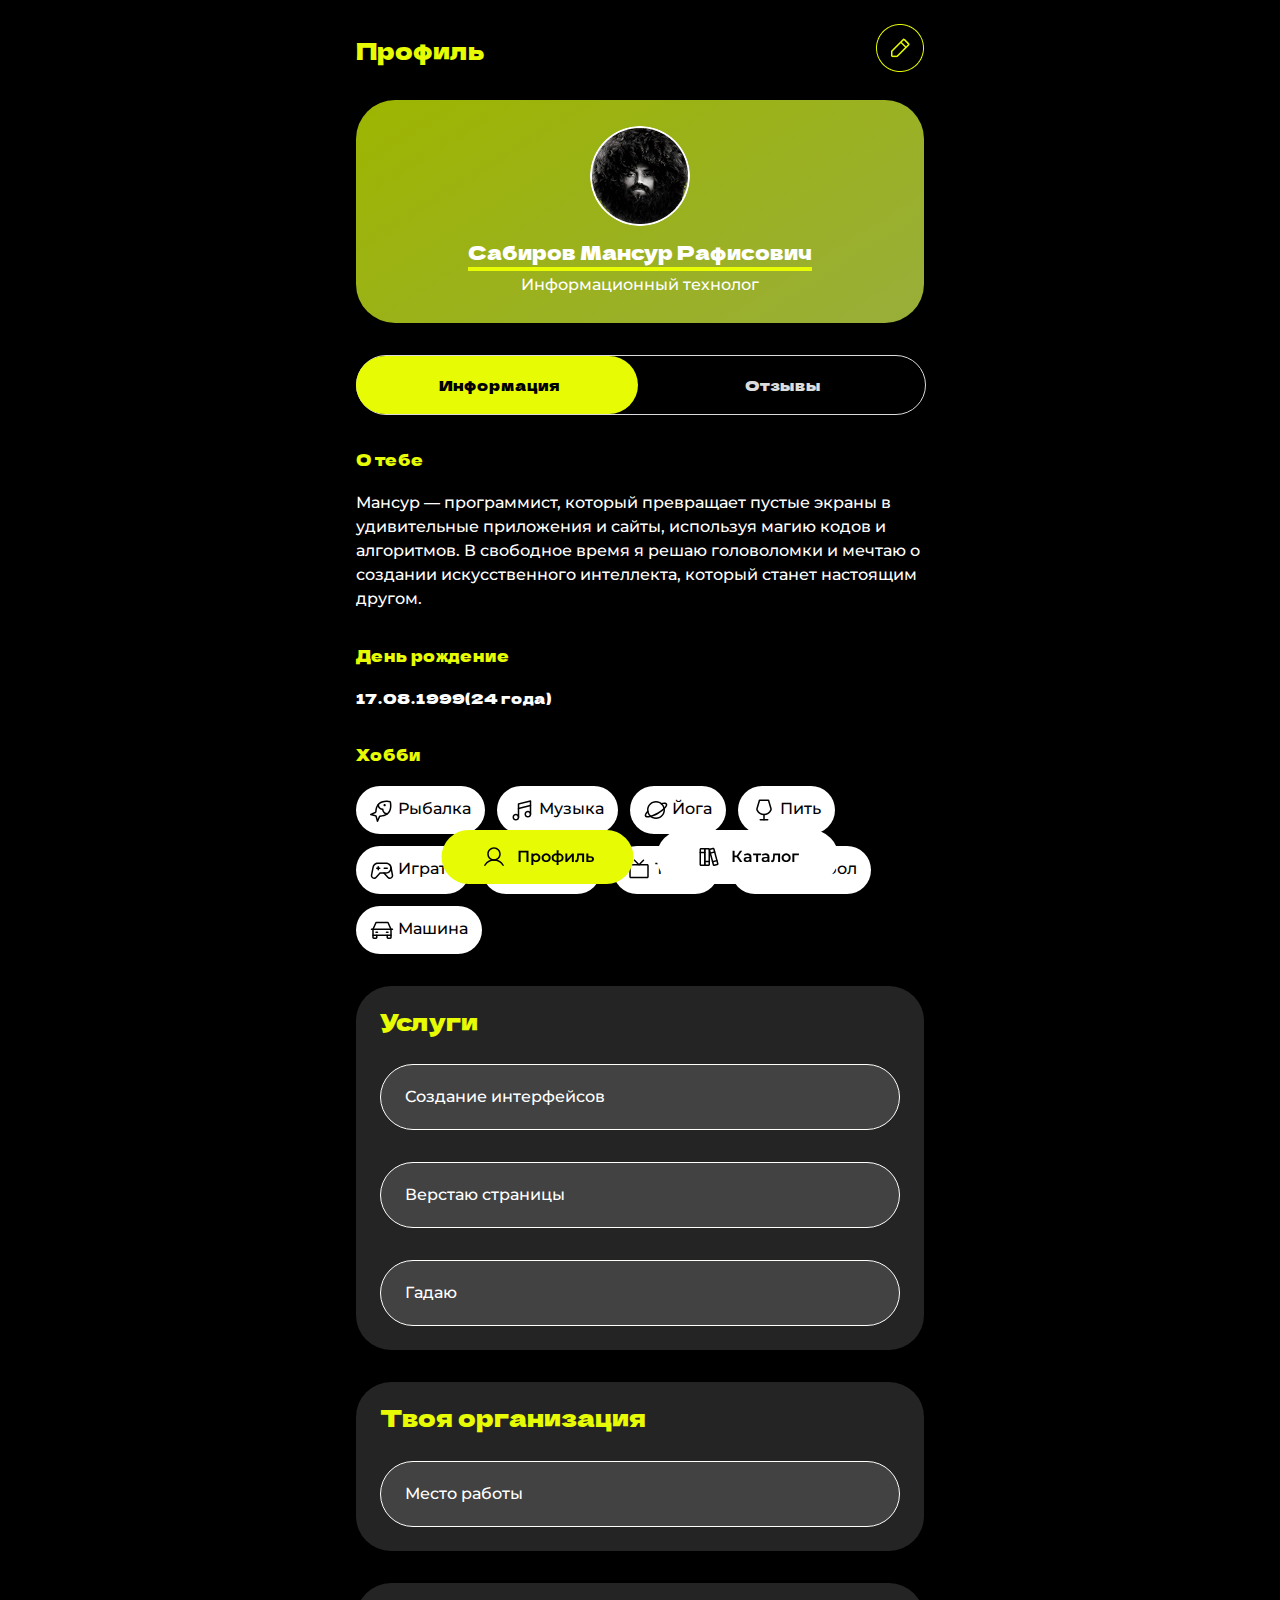
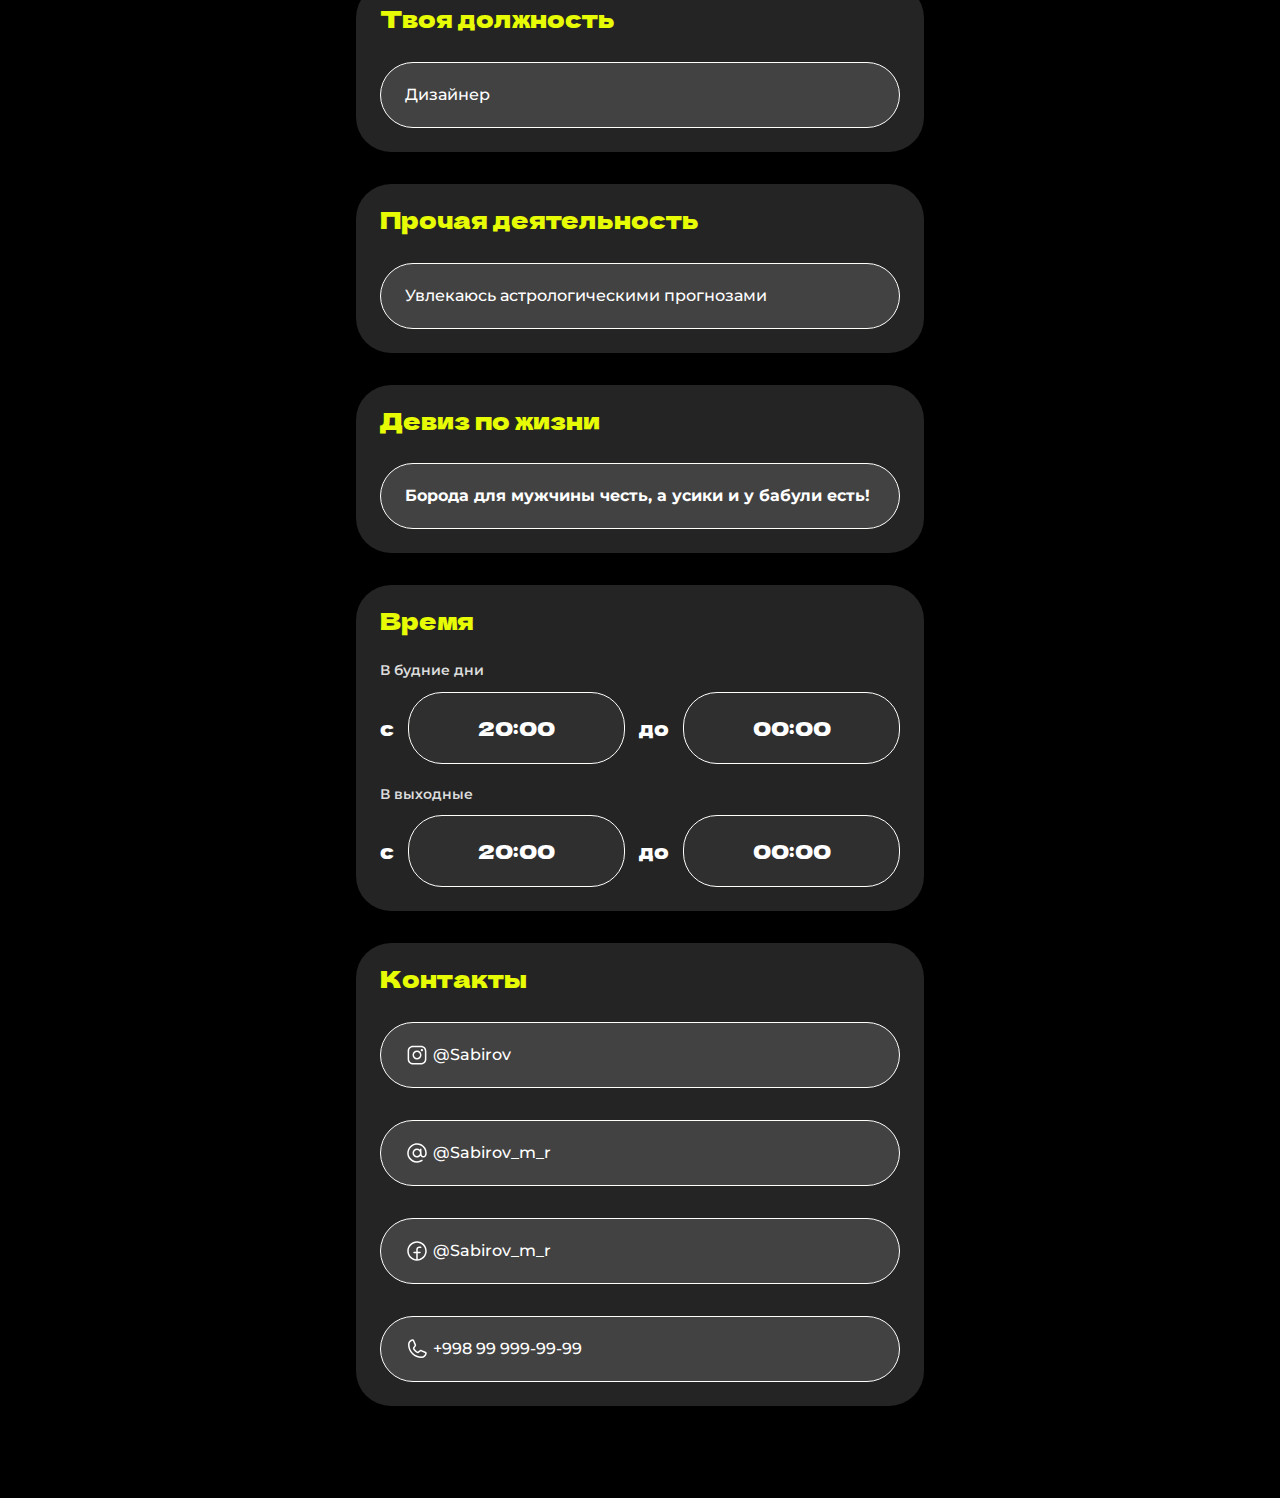
<file: profile.html>
<!DOCTYPE html>
<html lang="ru">

<head>
    <meta charset="UTF-8">
    <meta name="viewport" content="width=device-width, initial-scale=1.0">
    <title>Profile</title>
    <link rel="stylesheet" href="css/main.css">
    <link rel="preconnect" href="https://fonts.googleapis.com">
    <link rel="preconnect" href="https://fonts.gstatic.com" crossorigin>
    <link
        href="https://fonts.googleapis.com/css2?family=Dela+Gothic+One&family=Inter:ital,opsz,wght@0,14..32,100..900;1,14..32,100..900&family=Montserrat:ital,wght@0,100..900;1,100..900&display=swap"
        rel="stylesheet">
</head>

<body>

    <!-- sprite -->
<svg width="0" height="0" class="hidden">
    <symbol class="icon" fill="none" xmlns="http://www.w3.org/2000/svg" viewBox="0 0 24 24" id="fish">
        <path
            d="M14.625 8.25C15.2463 8.25 15.75 7.74632 15.75 7.125C15.75 6.50368 15.2463 6 14.625 6C14.0037 6 13.5 6.50368 13.5 7.125C13.5 7.74632 14.0037 8.25 14.625 8.25Z"
            fill="currentColor" />
        <path fill-rule="evenodd" clip-rule="evenodd"
            d="M8.34063 5.78878C8.75241 5.83364 9.04985 6.20383 9.00498 6.6156C9.00071 6.65484 8.99899 6.69431 8.99985 6.73377L9.00002 6.74843C9.00209 7.74164 9.39809 8.69346 10.1011 9.39503C10.8042 10.0966 11.7568 10.4906 12.75 10.4906C12.9489 10.4906 13.1397 10.5696 13.2804 10.7103C13.421 10.8509 13.5 11.0417 13.5 11.2406C13.5 12.2352 13.8951 13.189 14.5984 13.8923C15.3016 14.5955 16.2555 14.9906 17.25 14.9906H17.4656C17.8799 14.9906 18.2156 15.3264 18.2156 15.7406C18.2156 16.1548 17.8799 16.4906 17.4656 16.4906H17.25C15.8576 16.4906 14.5223 15.9375 13.5377 14.9529C12.7203 14.1355 12.2003 13.0763 12.0473 11.9434C10.9162 11.7906 9.85851 11.272 9.04157 10.4568C8.05896 9.47623 7.50476 8.14647 7.50004 6.75848C7.49816 6.65651 7.50276 6.55452 7.51381 6.45313C7.55868 6.04135 7.92886 5.74391 8.34063 5.78878Z"
            fill="currentColor" />
        <path fill-rule="evenodd" clip-rule="evenodd"
            d="M11.7604 3.23128C15.112 2.03294 18.6977 2.6349 19.9486 2.90431L19.9627 2.9075C20.2374 2.97225 20.4886 3.11226 20.6882 3.31182C20.8877 3.51138 21.0278 3.7626 21.0925 4.0373L21.0957 4.05145C21.3651 5.30229 21.9671 8.88801 20.7687 12.2396C20.1622 13.9359 19.0907 15.5823 17.2846 16.8187C15.5712 17.9917 13.2485 18.7603 10.1428 18.9017L8.19133 23.5408C8.06792 23.8342 7.77278 24.0177 7.45508 23.9986C7.13737 23.9796 6.8663 23.7621 6.77887 23.456L5.39333 18.6067L0.543968 17.2211C0.237939 17.1337 0.0204238 16.8626 0.00135579 16.5449C-0.0177122 16.2272 0.16582 15.9321 0.459194 15.8087L5.09833 13.8572C5.2397 10.7515 6.00833 8.42877 7.18128 6.71539C8.41769 4.9093 10.0642 3.83775 11.7604 3.23128ZM5.83126 14.3625L6.12207 15.0538L3.00612 16.3646L6.20605 17.2789C6.45521 17.35 6.64996 17.5448 6.72115 17.794L7.63542 20.9939L8.94619 17.8779C9.06071 17.6057 9.32436 17.426 9.61963 17.419C12.7556 17.3442 14.9298 16.613 16.4373 15.581C17.9406 14.5519 18.8378 13.1848 19.3563 11.7346C20.4044 8.80321 19.8884 5.57595 19.6319 4.37945C19.631 4.37684 19.6295 4.37445 19.6275 4.37248C19.6255 4.3705 19.6232 4.369 19.6206 4.36807C18.4241 4.11156 15.1968 3.59562 12.2654 4.64371C10.8152 5.16223 9.44815 6.05943 8.41903 7.56272C7.38703 9.07022 6.65582 11.2444 6.58105 14.3804L5.83126 14.3625Z"
            fill="currentColor" />
    </symbol>
    <symbol class="icon" fill="none" xmlns="http://www.w3.org/2000/svg" viewBox="0 0 24 24" id="music">
        <path fill-rule="evenodd" clip-rule="evenodd"
            d="M16.875 14.25C15.8395 14.25 15 15.0895 15 16.125C15 17.1605 15.8395 18 16.875 18C17.9105 18 18.75 17.1605 18.75 16.125C18.75 15.0895 17.9105 14.25 16.875 14.25ZM13.5 16.125C13.5 14.261 15.011 12.75 16.875 12.75C18.739 12.75 20.25 14.261 20.25 16.125C20.25 17.989 18.739 19.5 16.875 19.5C15.011 19.5 13.5 17.989 13.5 16.125Z"
            fill="currentColor" />
        <path fill-rule="evenodd" clip-rule="evenodd"
            d="M4.875 17.25C3.83947 17.25 3 18.0895 3 19.125C3 20.1605 3.83947 21 4.875 21C5.91053 21 6.75 20.1605 6.75 19.125C6.75 18.0895 5.91053 17.25 4.875 17.25ZM1.5 19.125C1.5 17.261 3.01104 15.75 4.875 15.75C6.73896 15.75 8.25 17.261 8.25 19.125C8.25 20.989 6.73896 22.5 4.875 22.5C3.01104 22.5 1.5 20.989 1.5 19.125Z"
            fill="currentColor" />
        <path fill-rule="evenodd" clip-rule="evenodd"
            d="M20.2278 7.31809C20.3282 7.71994 20.0839 8.12714 19.6821 8.2276L7.68208 11.2276C7.28023 11.3281 6.87303 11.0837 6.77257 10.6819C6.67211 10.28 6.91643 9.87285 7.31828 9.77239L19.3183 6.77239C19.7201 6.67193 20.1273 6.91625 20.2278 7.31809Z"
            fill="currentColor" />
        <path fill-rule="evenodd" clip-rule="evenodd"
            d="M19.9616 2.40885C20.1436 2.55098 20.25 2.76906 20.25 3.00001V16.125C20.25 16.5392 19.9142 16.875 19.5 16.875C19.0858 16.875 18.75 16.5392 18.75 16.125V3.96059L8.25 6.58559V19.125C8.25 19.5392 7.91421 19.875 7.5 19.875C7.08579 19.875 6.75 19.5392 6.75 19.125V6.00001C6.75 5.65586 6.98422 5.35587 7.3181 5.2724L19.3181 2.2724C19.5422 2.21639 19.7795 2.26672 19.9616 2.40885Z"
            fill="currentColor" />
    </symbol>
    <symbol class="icon" fill="none" xmlns="http://www.w3.org/2000/svg" viewBox="0 0 24 24" id="planet">
        <path fill-rule="evenodd" clip-rule="evenodd"
            d="M12.0001 4.5C7.85799 4.5 4.50012 7.85786 4.50012 12C4.50012 16.1421 7.85799 19.5 12.0001 19.5C16.1423 19.5 19.5001 16.1421 19.5001 12C19.5001 7.85786 16.1423 4.5 12.0001 4.5ZM3.00012 12C3.00012 7.02944 7.02956 3 12.0001 3C16.9707 3 21.0001 7.02944 21.0001 12C21.0001 16.9706 16.9707 21 12.0001 21C7.02956 21 3.00012 16.9706 3.00012 12Z"
            fill="currentColor" />
        <path fill-rule="evenodd" clip-rule="evenodd"
            d="M20.5453 5.93541C19.7739 5.89045 18.7253 6.03126 17.4675 6.37635C17.068 6.48595 16.6554 6.25098 16.5458 5.85153C16.4362 5.45207 16.6711 5.03941 17.0706 4.92981C18.4097 4.56241 19.6345 4.37978 20.6326 4.43795C21.5976 4.49419 22.5603 4.79343 23.0446 5.6213L23.0471 5.62565C23.4797 6.37675 23.3361 7.2534 22.9948 8.03461C22.6459 8.83302 22.026 9.69247 21.226 10.5606C19.6197 12.3036 17.166 14.2115 14.25 15.8934C11.3344 17.5751 8.45548 18.7461 6.14252 19.2661C4.99059 19.525 3.93607 19.6324 3.06963 19.5354C2.22151 19.4405 1.3906 19.1264 0.954968 18.3768L0.95337 18.374C0.474819 17.5425 0.698478 16.5576 1.13104 15.695C1.5791 14.8015 2.34884 13.8311 3.33508 12.8545C3.62941 12.5631 4.10428 12.5654 4.39573 12.8597C4.68717 13.1541 4.68484 13.6289 4.3905 13.9204C3.46424 14.8376 2.81836 15.6765 2.47189 16.3674C2.11094 17.0872 2.15986 17.4616 2.25268 17.6245C2.33811 17.7701 2.58466 17.9718 3.23652 18.0448C3.87213 18.1159 4.74476 18.0429 5.81353 17.8026C7.94198 17.3241 10.6787 16.2217 13.5006 14.594C16.3221 12.9666 18.645 11.1479 20.123 9.54404C20.8652 8.73869 21.3644 8.01963 21.6203 7.43405C21.8823 6.83429 21.8308 6.5216 21.7485 6.37643C21.6501 6.21072 21.3463 5.98208 20.5453 5.93541Z"
            fill="currentColor" />
    </symbol>
    <symbol class="icon" fill="none" xmlns="http://www.w3.org/2000/svg" viewBox="0 0 24 24" id="wine">
        <path fill-rule="evenodd" clip-rule="evenodd"
            d="M12.0001 15.75C12.4143 15.75 12.7501 16.0858 12.7501 16.5V21.75C12.7501 22.1642 12.4143 22.5 12.0001 22.5C11.5859 22.5 11.2501 22.1642 11.2501 21.75V16.5C11.2501 16.0858 11.5859 15.75 12.0001 15.75Z"
            fill="currentColor" />
        <path fill-rule="evenodd" clip-rule="evenodd"
            d="M7.50012 21.75C7.50012 21.3358 7.83591 21 8.25012 21H15.7501C16.1643 21 16.5001 21.3358 16.5001 21.75C16.5001 22.1642 16.1643 22.5 15.7501 22.5H8.25012C7.83591 22.5 7.50012 22.1642 7.50012 21.75Z"
            fill="currentColor" />
        <path fill-rule="evenodd" clip-rule="evenodd"
            d="M6.78091 2.03741C6.87511 1.7187 7.16781 1.5 7.50015 1.5H16.5001C16.8325 1.5 17.1252 1.7187 17.2194 2.03741L19.6672 10.3187C19.868 11.0091 19.8149 11.7486 19.5176 12.4033C18.864 13.8492 17.8072 15.076 16.474 15.9365C15.1406 16.7971 13.5872 17.2548 12.0001 17.2548C10.4131 17.2548 8.85973 16.7971 7.52629 15.9365C6.19286 15.0758 5.13597 13.8488 4.48233 12.4026C4.18532 11.7481 4.13238 11.0089 4.33311 10.3187L4.33403 10.3155L6.78091 2.03741ZM8.06054 3L5.77343 10.7376L5.77302 10.739C5.67276 11.085 5.69955 11.4555 5.84859 11.7835L5.84921 11.7849C6.384 12.9681 7.24873 13.972 8.33972 14.6762C9.43071 15.3803 10.7016 15.7548 12.0001 15.7548C13.2986 15.7548 14.5696 15.3803 15.6606 14.6762C16.7516 13.972 17.6163 12.9681 18.1511 11.7849L18.1517 11.7835C18.3007 11.4555 18.3275 11.085 18.2273 10.739L18.2269 10.7376L15.9398 3H8.06054Z"
            fill="currentColor" />
    </symbol>
    <symbol class="icon" fill="none" xmlns="http://www.w3.org/2000/svg" viewBox="0 0 24 24" id="game">
        <path fill-rule="evenodd" clip-rule="evenodd"
            d="M13.5 10.125C13.5 9.71082 13.8358 9.37503 14.25 9.37503H17.25C17.6642 9.37503 18 9.71082 18 10.125C18 10.5392 17.6642 10.875 17.25 10.875H14.25C13.8358 10.875 13.5 10.5392 13.5 10.125Z"
            fill="currentColor" />
        <path fill-rule="evenodd" clip-rule="evenodd"
            d="M6 10.125C6 9.71082 6.33579 9.37503 6.75 9.37503H9.75C10.1642 9.37503 10.5 9.71082 10.5 10.125C10.5 10.5392 10.1642 10.875 9.75 10.875H6.75C6.33579 10.875 6 10.5392 6 10.125Z"
            fill="currentColor" />
        <path fill-rule="evenodd" clip-rule="evenodd"
            d="M8.25 7.87503C8.66421 7.87503 9 8.21082 9 8.62503V11.625C9 12.0392 8.66421 12.375 8.25 12.375C7.83579 12.375 7.5 12.0392 7.5 11.625V8.62503C7.5 8.21082 7.83579 7.87503 8.25 7.87503Z"
            fill="currentColor" />
        <path fill-rule="evenodd" clip-rule="evenodd"
            d="M16.125 4.47192C17.6169 4.47192 19.0476 5.06456 20.1025 6.11945C21.1574 7.17434 21.75 8.60508 21.75 10.0969C21.75 11.5888 21.1574 13.0195 20.1025 14.0744C19.0481 15.1289 17.6181 15.7214 16.1269 15.7219H16.125L10.3658 15.7485L6.53772 19.9842L5.9813 19.4813L6.51271 20.0105C6.00521 20.5201 5.3482 20.8543 4.63748 20.9643C3.92675 21.0742 3.19948 20.9543 2.56169 20.622C1.9239 20.2896 1.40896 19.7622 1.09194 19.1167C0.774915 18.4711 0.672392 17.7412 0.799318 17.0333L0.801412 17.0221L2.33773 9.1438C2.56972 7.84487 3.25024 6.66849 4.26075 5.81981C5.2728 4.96985 6.55142 4.5027 7.87303 4.50005M16.125 5.97192L7.87647 6.00005C6.90656 6.00189 5.96816 6.34468 5.22543 6.96846C4.4827 7.59224 3.98293 8.45729 3.81352 9.4123L3.07505 9.2813L3.81118 9.42485L2.27486 17.3032C2.20576 17.6948 2.26298 18.0984 2.43834 18.4555C2.61446 18.8141 2.90054 19.1071 3.25487 19.2917C3.60919 19.4764 4.01324 19.543 4.40808 19.4819C4.79744 19.4216 5.15778 19.2403 5.43807 18.9638L9.47487 14.4972C9.61626 14.3407 9.81697 14.251 10.0278 14.2501L16.1216 14.2219L16.125 14.2219C17.2191 14.2219 18.2683 13.7873 19.0419 13.0137C19.8154 12.2402 20.25 11.1909 20.25 10.0969C20.25 9.00291 19.8154 7.9537 19.0419 7.18011C18.2686 6.40681 17.2199 5.97225 16.1263 5.97192L16.125 5.97192Z"
            fill="currentColor" />
        <path fill-rule="evenodd" clip-rule="evenodd"
            d="M20.7819 8.51695C21.1886 8.43794 21.5822 8.70351 21.6612 9.11012L23.1987 17.0226L23.2007 17.0333C23.3277 17.7412 23.2251 18.4711 22.9081 19.1167C22.5911 19.7622 22.0761 20.2896 21.4384 20.622C20.8006 20.9543 20.0733 21.0742 19.3626 20.9643C18.6518 20.8543 17.9948 20.5201 17.4873 20.0105L18.0188 19.4813L17.4613 19.983L13.4113 15.483C13.1342 15.1751 13.1592 14.7009 13.467 14.4238C13.7749 14.1467 14.2491 14.1717 14.5262 14.4796L18.5625 18.9643C18.8427 19.2405 19.2028 19.4217 19.592 19.4819C19.9868 19.543 20.3909 19.4764 20.7452 19.2917C21.0995 19.1071 21.3856 18.8141 21.5617 18.4555C21.7371 18.0983 21.7943 17.6947 21.7252 17.3029L20.1888 9.39624C20.1098 8.98963 20.3753 8.59596 20.7819 8.51695Z"
            fill="currentColor" />
    </symbol>
    <symbol class="icon" fill="none" xmlns="http://www.w3.org/2000/svg" viewBox="0 0 24 24" id="boll">
        <path fill-rule="evenodd" clip-rule="evenodd"
            d="M12 3.75C7.44365 3.75 3.75 7.44365 3.75 12C3.75 16.5563 7.44365 20.25 12 20.25C16.5563 20.25 20.25 16.5563 20.25 12C20.25 7.44365 16.5563 3.75 12 3.75ZM2.25 12C2.25 6.61522 6.61522 2.25 12 2.25C17.3848 2.25 21.75 6.61522 21.75 12C21.75 17.3848 17.3848 21.75 12 21.75C6.61522 21.75 2.25 17.3848 2.25 12Z"
            fill="currentColor" />
        <path fill-rule="evenodd" clip-rule="evenodd"
            d="M11.5589 7.45582C11.8218 7.26473 12.1779 7.26473 12.4408 7.45582L16.1814 10.1746C16.4439 10.3653 16.5539 10.7033 16.4541 11.012L15.0291 15.4183C14.929 15.7278 14.6408 15.9375 14.3155 15.9375H9.68421C9.35891 15.9375 9.0707 15.7278 8.9706 15.4183L7.5456 11.012C7.44575 10.7033 7.55577 10.3653 7.81826 10.1746L11.5589 7.45582ZM9.14022 11.0681L10.2299 14.4375H13.7698L14.8594 11.0681L11.9998 8.98967L9.14022 11.0681Z"
            fill="currentColor" />
        <path fill-rule="evenodd" clip-rule="evenodd"
            d="M12 5.25C12.4142 5.25 12.75 5.58579 12.75 6V8.0625C12.75 8.47671 12.4142 8.8125 12 8.8125C11.5858 8.8125 11.25 8.47671 11.25 8.0625V6C11.25 5.58579 11.5858 5.25 12 5.25Z"
            fill="currentColor" />
        <path fill-rule="evenodd" clip-rule="evenodd"
            d="M8.1118 3.17826C8.35509 2.84302 8.82408 2.76848 9.15931 3.01177L12.0001 5.07333L14.8408 3.01177C15.176 2.76848 15.645 2.84302 15.8883 3.17826C16.1316 3.51349 16.0571 3.98248 15.7218 4.22577L12.4406 6.60702C12.1778 6.79768 11.8223 6.79768 11.5595 6.60702L8.27829 4.22577C7.94306 3.98248 7.86851 3.51349 8.1118 3.17826Z"
            fill="currentColor" />
        <path fill-rule="evenodd" clip-rule="evenodd"
            d="M5.57708 9.91274C5.70469 9.51867 6.12759 9.30266 6.52165 9.43026L8.4904 10.0678C8.88447 10.1954 9.10049 10.6183 8.97288 11.0123C8.84528 11.4064 8.42238 11.6224 8.02831 11.4948L6.05956 10.8573C5.66549 10.7297 5.44948 10.3068 5.57708 9.91274Z"
            fill="currentColor" />
        <path fill-rule="evenodd" clip-rule="evenodd"
            d="M4.81267 5.57704C5.20676 5.44951 5.62962 5.6656 5.75715 6.0597L7.00403 9.91282C7.10385 10.2213 6.99415 10.559 6.7321 10.7499L3.45085 13.1405C3.11607 13.3844 2.64694 13.3108 2.40303 12.976C2.15912 12.6412 2.23278 12.1721 2.56756 11.9282L5.40957 9.85758L4.33001 6.52152C4.20249 6.12743 4.41858 5.70457 4.81267 5.57704Z"
            fill="currentColor" />
        <path fill-rule="evenodd" clip-rule="evenodd"
            d="M10.1244 14.5802C10.4598 14.8232 10.5346 15.2922 10.2916 15.6276L9.0822 17.2963C8.83913 17.6317 8.37019 17.7066 8.03479 17.4635C7.6994 17.2204 7.62455 16.7515 7.86762 16.4161L9.07699 14.7473C9.32006 14.412 9.789 14.3371 10.1244 14.5802Z"
            fill="currentColor" />
        <path fill-rule="evenodd" clip-rule="evenodd"
            d="M3.66577 16.8562C3.66577 16.442 4.00156 16.1062 4.41577 16.1062H8.47515C8.79979 16.1062 9.08757 16.3151 9.18821 16.6238L10.4445 20.4769C10.5729 20.8707 10.3577 21.294 9.96388 21.4224C9.57007 21.5508 9.14673 21.3356 9.01834 20.9418L7.93082 17.6062H4.41577C4.00156 17.6062 3.66577 17.2704 3.66577 16.8562Z"
            fill="currentColor" />
        <path fill-rule="evenodd" clip-rule="evenodd"
            d="M13.8755 14.5802C14.2109 14.3371 14.6798 14.412 14.9229 14.7473L16.1323 16.4161C16.3753 16.7515 16.3005 17.2204 15.9651 17.4635C15.6297 17.7066 15.1608 17.6317 14.9177 17.2963L13.7083 15.6276C13.4652 15.2922 13.5401 14.8232 13.8755 14.5802Z"
            fill="currentColor" />
        <path fill-rule="evenodd" clip-rule="evenodd"
            d="M14.8121 16.6238C14.9127 16.3151 15.2005 16.1062 15.5251 16.1062H19.5845C19.9987 16.1062 20.3345 16.442 20.3345 16.8562C20.3345 17.2704 19.9987 17.6062 19.5845 17.6062H16.0695L14.9819 20.9418C14.8535 21.3356 14.4302 21.5508 14.0364 21.4224C13.6426 21.294 13.4274 20.8707 13.5558 20.4769L14.8121 16.6238Z"
            fill="currentColor" />
        <path fill-rule="evenodd" clip-rule="evenodd"
            d="M18.423 9.91274C18.5506 10.3068 18.3345 10.7297 17.9405 10.8573L15.9717 11.4948C15.5777 11.6224 15.1548 11.4064 15.0272 11.0123C14.8996 10.6183 15.1156 10.1954 15.5096 10.0678L17.4784 9.43026C17.8725 9.30266 18.2954 9.51867 18.423 9.91274Z"
            fill="currentColor" />
        <path fill-rule="evenodd" clip-rule="evenodd"
            d="M19.1871 5.57704C19.5812 5.70457 19.7973 6.12743 19.6697 6.52152L18.5902 9.85758L21.4322 11.9282C21.767 12.1721 21.8406 12.6412 21.5967 12.976C21.3528 13.3108 20.8837 13.3844 20.5489 13.1405L17.2676 10.7499C17.0056 10.559 16.8959 10.2213 16.9957 9.91282L18.2426 6.0597C18.3701 5.6656 18.793 5.44951 19.1871 5.57704Z"
            fill="currentColor" />
    </symbol>
    <symbol class="icon" fill="none" xmlns="http://www.w3.org/2000/svg" viewBox="0 0 24 24" id="tv">
        <path fill-rule="evenodd" clip-rule="evenodd"
            d="M2.25 7.5C2.25 6.67157 2.92157 6 3.75 6H20.25C21.0784 6 21.75 6.67157 21.75 7.5V18.75C21.75 19.5784 21.0784 20.25 20.25 20.25H3.75C2.92157 20.25 2.25 19.5784 2.25 18.75V7.5ZM20.25 7.5H3.75V18.75H20.25V7.5Z"
            fill="currentColor" />
        <path fill-rule="evenodd" clip-rule="evenodd"
            d="M6.96967 1.71967C7.26256 1.42678 7.73744 1.42678 8.03033 1.71967L12 5.68934L15.9697 1.71967C16.2626 1.42678 16.7374 1.42678 17.0303 1.71967C17.3232 2.01256 17.3232 2.48744 17.0303 2.78033L12.5303 7.28033C12.2374 7.57322 11.7626 7.57322 11.4697 7.28033L6.96967 2.78033C6.67678 2.48744 6.67678 2.01256 6.96967 1.71967Z"
            fill="currentColor" />
    </symbol>
    <symbol class="icon" fill="none" xmlns="http://www.w3.org/2000/svg" viewBox="0 0 24 24" id="volleyball">
        <path fill-rule="evenodd" clip-rule="evenodd"
            d="M12 3.75C7.44365 3.75 3.75 7.44365 3.75 12C3.75 16.5563 7.44365 20.25 12 20.25C16.5563 20.25 20.25 16.5563 20.25 12C20.25 7.44365 16.5563 3.75 12 3.75ZM2.25 12C2.25 6.61522 6.61522 2.25 12 2.25C17.3848 2.25 21.75 6.61522 21.75 12C21.75 17.3848 17.3848 21.75 12 21.75C6.61522 21.75 2.25 17.3848 2.25 12Z"
            fill="currentColor" />
        <path fill-rule="evenodd" clip-rule="evenodd"
            d="M7.12499 3.55991C7.48367 3.35273 7.94239 3.47555 8.14957 3.83422L12.6496 11.6248C12.8567 11.9835 12.7339 12.4422 12.3753 12.6494C12.0166 12.8566 11.5579 12.7338 11.3507 12.3751L6.85068 4.58448C6.6435 4.22581 6.76632 3.76709 7.12499 3.55991Z"
            fill="currentColor" />
        <path fill-rule="evenodd" clip-rule="evenodd"
            d="M12.3753 11.3506C12.7339 11.5578 12.8567 12.0165 12.6496 12.3752L8.14957 20.1658C7.94239 20.5245 7.48367 20.6473 7.12499 20.4401C6.76632 20.2329 6.6435 19.7742 6.85068 19.4155L11.3507 11.6249C11.5579 11.2662 12.0166 11.1434 12.3753 11.3506Z"
            fill="currentColor" />
        <path fill-rule="evenodd" clip-rule="evenodd"
            d="M11.25 12C11.25 11.5858 11.5858 11.25 12 11.25H21C21.4142 11.25 21.75 11.5858 21.75 12C21.75 12.4142 21.4142 12.75 21 12.75H12C11.5858 12.75 11.25 12.4142 11.25 12Z"
            fill="currentColor" />
        <path fill-rule="evenodd" clip-rule="evenodd"
            d="M10.2468 2.75894C10.4162 2.38095 10.8599 2.21184 11.2379 2.38122C13.0762 3.205 14.6146 4.57744 15.6419 6.31022C16.6692 8.04301 17.1351 10.0512 16.9757 12.0594C16.943 12.4723 16.5817 12.7804 16.1688 12.7477C15.7558 12.7149 15.4477 12.3536 15.4804 11.9407C15.6153 10.2412 15.221 8.54165 14.3516 7.07519C13.4822 5.60873 12.1803 4.44723 10.6245 3.75007C10.2465 3.58068 10.0774 3.13694 10.2468 2.75894Z"
            fill="currentColor" />
        <path fill-rule="evenodd" clip-rule="evenodd"
            d="M10.5684 8.02269C10.7457 8.39704 10.586 8.84424 10.2116 9.02155C8.66957 9.75196 7.39192 10.9425 6.55466 12.4293C5.7174 13.916 5.36173 15.6258 5.53663 17.3231C5.57909 17.7351 5.27949 18.1036 4.86746 18.146C4.45542 18.1885 4.08699 17.8889 4.04453 17.4769C3.83783 15.471 4.25817 13.4503 5.24766 11.6932C6.23715 9.93618 7.7471 8.52914 9.56953 7.66593C9.94387 7.48862 10.3911 7.64835 10.5684 8.02269Z"
            fill="currentColor" />
        <path fill-rule="evenodd" clip-rule="evenodd"
            d="M20.886 15.1043C21.1287 15.44 21.0533 15.9089 20.7176 16.1516C19.0845 17.3324 17.1256 17.9781 15.1104 17.9999C13.0953 18.0218 11.1228 17.4186 9.46451 16.2734C9.12367 16.0381 9.03817 15.5709 9.27355 15.2301C9.50892 14.8893 9.97603 14.8038 10.3169 15.0391C11.7201 16.0081 13.389 16.5185 15.0942 16.5C16.7993 16.4816 18.4569 15.9352 19.8387 14.936C20.1744 14.6933 20.6433 14.7687 20.886 15.1043Z"
            fill="currentColor" />
    </symbol>
    <symbol class="icon" fill="none" xmlns="http://www.w3.org/2000/svg" viewBox="0 0 24 24" id="car">
        <path fill-rule="evenodd" clip-rule="evenodd"
            d="M0.75 11.25C0.75 10.8358 1.08579 10.5 1.5 10.5H22.5C22.9142 10.5 23.25 10.8358 23.25 11.25C23.25 11.6642 22.9142 12 22.5 12H1.5C1.08579 12 0.75 11.6642 0.75 11.25Z"
            fill="currentColor" />
        <path fill-rule="evenodd" clip-rule="evenodd"
            d="M17.25 16.5C17.6642 16.5 18 16.8358 18 17.25V19.5H20.25V17.25C20.25 16.8358 20.5858 16.5 21 16.5C21.4142 16.5 21.75 16.8358 21.75 17.25V19.5C21.75 19.8978 21.592 20.2794 21.3107 20.5607C21.0294 20.842 20.6478 21 20.25 21H18C17.6022 21 17.2206 20.842 16.9393 20.5607C16.658 20.2794 16.5 19.8978 16.5 19.5V17.25C16.5 16.8358 16.8358 16.5 17.25 16.5Z"
            fill="currentColor" />
        <path fill-rule="evenodd" clip-rule="evenodd"
            d="M3 16.5C3.41421 16.5 3.75 16.8358 3.75 17.25V19.5H6V17.25C6 16.8358 6.33579 16.5 6.75 16.5C7.16421 16.5 7.5 16.8358 7.5 17.25V19.5C7.5 19.8978 7.34196 20.2794 7.06066 20.5607C6.77935 20.842 6.39782 21 6 21H3.75C3.35218 21 2.97065 20.842 2.68934 20.5607C2.40804 20.2794 2.25 19.8978 2.25 19.5V17.25C2.25 16.8358 2.58579 16.5 3 16.5Z"
            fill="currentColor" />
        <path fill-rule="evenodd" clip-rule="evenodd"
            d="M5.25 14.25C5.25 13.8358 5.58579 13.5 6 13.5H7.5C7.91421 13.5 8.25 13.8358 8.25 14.25C8.25 14.6642 7.91421 15 7.5 15H6C5.58579 15 5.25 14.6642 5.25 14.25Z"
            fill="currentColor" />
        <path fill-rule="evenodd" clip-rule="evenodd"
            d="M15.75 14.25C15.75 13.8358 16.0858 13.5 16.5 13.5H18C18.4142 13.5 18.75 13.8358 18.75 14.25C18.75 14.6642 18.4142 15 18 15H16.5C16.0858 15 15.75 14.6642 15.75 14.25Z"
            fill="currentColor" />
        <path fill-rule="evenodd" clip-rule="evenodd"
            d="M6.4875 3.75H17.5155C17.8064 3.75117 18.0906 3.83687 18.3336 3.99666C18.5758 4.1559 18.7666 4.38188 18.8831 4.64725C18.8835 4.64817 18.8839 4.64909 18.8843 4.65001L21.6852 10.9451C21.7279 11.0411 21.75 11.145 21.75 11.25V17.25C21.75 17.6642 21.4142 18 21 18H3C2.58579 18 2.25 17.6642 2.25 17.25V11.25C2.25 11.145 2.27207 11.0411 2.31477 10.9451L5.117 4.64713C5.23345 4.38181 5.42426 4.15588 5.6664 3.99666C5.90942 3.83687 6.19365 3.75117 6.48449 3.75001L6.4875 3.75ZM6.49051 5.25L6.48838 5.2549L3.75 11.4093V16.5H20.25V11.4093L17.5095 5.25L6.49051 5.25Z"
            fill="currentColor" />
    </symbol>
    <symbol class="icon" fill="none" xmlns="http://www.w3.org/2000/svg" viewBox="0 0 24 24" id="chill">
        <path
            d="M18.7594 3.75H18.7463C18.3319 3.75187 17.9972 4.08937 17.9991 4.50281C18.001 4.91625 18.3366 5.25 18.7491 5.25C18.7528 5.25 18.7557 5.25 18.7585 5.25C19.5778 5.25 20.2453 5.91469 20.2491 6.73125V12.375H3.75003V6.74719C3.74816 6.34875 3.90191 5.97375 4.18222 5.69156C4.46253 5.40844 4.8366 5.25188 5.2341 5.25094H5.25003C5.6616 5.25094 5.99722 4.91906 6.00003 4.50656C6.00285 4.09219 5.67003 3.75375 5.25566 3.75094H5.22847C4.42972 3.75375 3.67972 4.06781 3.11722 4.635C2.55472 5.20219 2.24628 5.95406 2.25003 6.75V15.375C2.25003 17.6494 4.10066 19.5 6.37503 19.5C7.59566 19.5 8.69347 18.9666 9.4491 18.1219C9.45753 18.1144 9.46597 18.1078 9.47347 18.0994C9.51097 18.0619 9.54378 18.0206 9.57191 17.9775C10.1513 17.2669 10.4991 16.3613 10.4991 15.375V13.875H13.4991V15.375C13.4991 17.6494 15.3497 19.5 17.6241 19.5C18.8447 19.5 19.9425 18.9666 20.6982 18.1219C20.7066 18.1144 20.715 18.1069 20.7235 18.0994C20.761 18.0619 20.7938 18.0206 20.8219 17.9775C21.4013 17.2669 21.7491 16.3613 21.7491 15.3759V6.72844C21.7425 5.08406 20.4019 3.75 18.7585 3.75H18.7594ZM20.25 15.375C20.25 15.7266 20.1797 16.0622 20.0541 16.3688L17.5603 13.875H20.25V15.375ZM3.75003 15.375V13.875H4.18972L7.85628 17.5416C7.43441 17.8303 6.92441 18 6.37597 18C4.92847 18 3.75097 16.8225 3.75097 15.375H3.75003ZM9.00003 15.375C9.00003 15.7266 8.92972 16.0622 8.8041 16.3688L6.31035 13.875H9.00003V15.375ZM15 15.375V13.875H15.4397L19.1063 17.5416C18.6844 17.8303 18.1744 18 17.626 18C16.1785 18 15.001 16.8225 15.001 15.375H15Z"
            fill="currentColor" />
    </symbol>
    <symbol class="icon" fill="none" xmlns="http://www.w3.org/2000/svg" viewBox="0 0 24 24" id="bike">
        <path fill-rule="evenodd" clip-rule="evenodd"
            d="M13.5996 5.62645C13.7334 5.39358 13.9815 5.25 14.25 5.25H18C18.5967 5.25 19.169 5.48705 19.591 5.90901C20.0129 6.33097 20.25 6.90326 20.25 7.5C20.25 7.91421 19.9142 8.25 19.5 8.25C19.0858 8.25 18.75 7.91421 18.75 7.5C18.75 7.30109 18.671 7.11032 18.5303 6.96967C18.3897 6.82902 18.1989 6.75 18 6.75H15.5558L20.1478 14.6221C20.3565 14.9799 20.2357 15.4391 19.8779 15.6478C19.5201 15.8565 19.0609 15.7357 18.8522 15.3779L13.6022 6.3779C13.4669 6.14594 13.4659 5.85932 13.5996 5.62645Z"
            fill="currentColor" />
        <path fill-rule="evenodd" clip-rule="evenodd"
            d="M19.5 12C17.8431 12 16.5 13.3431 16.5 15C16.5 16.6569 17.8431 18 19.5 18C21.1569 18 22.5 16.6569 22.5 15C22.5 13.3431 21.1569 12 19.5 12ZM15 15C15 12.5147 17.0147 10.5 19.5 10.5C21.9853 10.5 24 12.5147 24 15C24 17.4853 21.9853 19.5 19.5 19.5C17.0147 19.5 15 17.4853 15 15Z"
            fill="currentColor" />
        <path fill-rule="evenodd" clip-rule="evenodd"
            d="M4.5 12C2.84315 12 1.5 13.3431 1.5 15C1.5 16.6569 2.84315 18 4.5 18C6.15685 18 7.5 16.6569 7.5 15C7.5 13.3431 6.15685 12 4.5 12ZM0 15C0 12.5147 2.01472 10.5 4.5 10.5C6.98528 10.5 9 12.5147 9 15C9 17.4853 6.98528 19.5 4.5 19.5C2.01472 19.5 0 17.4853 0 15Z"
            fill="currentColor" />
        <path fill-rule="evenodd" clip-rule="evenodd"
            d="M3.75 6C3.75 5.58579 4.08579 5.25 4.5 5.25H7.125C7.39175 5.25 7.63843 5.39168 7.77283 5.6221L13.0228 14.6221C13.2315 14.9799 13.1107 15.4391 12.7529 15.6478C12.3951 15.8565 11.9359 15.7357 11.7272 15.3779L6.69422 6.75H4.5C4.08579 6.75 3.75 6.41421 3.75 6Z"
            fill="currentColor" />
        <path fill-rule="evenodd" clip-rule="evenodd"
            d="M8.27232 8.55791C8.41351 8.36442 8.63864 8.25 8.87818 8.25H15.9469C16.3611 8.25 16.6969 8.58579 16.6969 9C16.6969 9.41421 16.3611 9.75 15.9469 9.75H9.25935L5.10591 15.4421C4.86175 15.7767 4.39257 15.85 4.05797 15.6059C3.72336 15.3617 3.65004 14.8925 3.8942 14.5579L8.27232 8.55791Z"
            fill="currentColor" />
    </symbol>
    <symbol class="icon" fill="none" xmlns="http://www.w3.org/2000/svg" viewBox="0 0 24 24" id="travel">
        <path fill-rule="evenodd" clip-rule="evenodd"
            d="M17.0478 4.82822C17.035 4.84419 17.0214 4.85975 17.0071 4.87486L14.0353 8.01549C13.8298 8.23259 13.5151 8.30699 13.2342 8.20484L5.43308 5.36807L4.16772 6.63343L10.1565 10.626C10.3435 10.7506 10.4647 10.9525 10.4868 11.1761C10.509 11.3997 10.4297 11.6214 10.2708 11.7803L8.02082 14.0303C7.88017 14.171 7.68941 14.25 7.49049 14.25H5.55115L4.37549 15.4257L7.14896 16.3612C7.3705 16.4359 7.54452 16.6097 7.61956 16.8311L8.56347 19.6164L9.74049 18.4393V16.5C9.74049 16.2887 9.82963 16.0872 9.98599 15.945L12.2547 13.8825C12.4153 13.7366 12.6312 13.6673 12.8467 13.6926C13.0623 13.7179 13.2562 13.8354 13.3786 14.0146L17.3498 19.8301L18.6224 18.5574L15.7856 10.7563C15.6832 10.4746 15.7583 10.159 15.9767 9.95366L19.0931 7.02273C19.3506 6.74515 19.4944 6.37999 19.4944 6C19.4944 5.60114 19.336 5.21861 19.0539 4.93658C18.7719 4.65454 18.3894 4.49609 17.9905 4.49609C17.646 4.49609 17.3137 4.61429 17.0478 4.82822ZM20.2246 8.00802C20.719 7.45806 20.9944 6.74323 20.9944 6C20.9944 5.20331 20.6779 4.43926 20.1146 3.87592C19.5512 3.31258 18.7872 2.99609 17.9905 2.99609C17.1938 2.99609 16.4298 3.31258 15.8664 3.87592C15.8246 3.91777 15.7886 3.96344 15.7587 4.01184L13.2841 6.6269L5.4968 3.79515C5.22295 3.69557 4.91621 3.76362 4.71016 3.96967L2.46016 6.21967C2.30128 6.37855 2.222 6.6003 2.24414 6.8239C2.26628 7.0475 2.38751 7.2494 2.57447 7.37403L8.56326 11.3666L7.17983 12.75H5.24049C5.04158 12.75 4.85082 12.829 4.71016 12.9697L2.46016 15.2197C2.2767 15.4031 2.20109 15.6684 2.26025 15.921C2.31941 16.1736 2.50493 16.3777 2.75077 16.4607L6.318 17.664L7.53018 21.2407C7.61339 21.4863 7.81753 21.6714 8.07001 21.7304C8.32248 21.7893 8.58749 21.7137 8.77082 21.5303L11.0208 19.2803C11.1615 19.1397 11.2405 18.9489 11.2405 18.75V16.8318L12.626 15.5723L16.6211 21.4229C16.747 21.6073 16.9485 21.726 17.1707 21.7467C17.393 21.7675 17.613 21.6882 17.7708 21.5303L20.0208 19.2803C20.2269 19.0743 20.2949 18.7675 20.1953 18.4937L17.3641 10.7079L20.0518 8.18027C20.0735 8.16292 20.0945 8.14419 20.1146 8.12408L20.1708 8.06783C20.19 8.04864 20.2079 8.02867 20.2246 8.00802Z"
            fill="currentColor" />
    </symbol>
    <symbol class="icon" fill="none" xmlns="http://www.w3.org/2000/svg" viewBox="0 0 24 24" id="paw">
        <path
            d="M19.875 7.5C18.4275 7.5 17.25 8.6775 17.25 10.125C17.25 11.5725 18.4275 12.75 19.875 12.75C21.3225 12.75 22.5 11.5725 22.5 10.125C22.5 8.6775 21.3225 7.5 19.875 7.5ZM19.875 11.25C19.2544 11.25 18.75 10.7456 18.75 10.125C18.75 9.50438 19.2544 9 19.875 9C20.4956 9 21 9.50438 21 10.125C21 10.7456 20.4956 11.25 19.875 11.25Z"
            fill="currentColor" />
        <path
            d="M6.75 10.125C6.75 8.6775 5.5725 7.5 4.125 7.5C2.6775 7.5 1.5 8.6775 1.5 10.125C1.5 11.5725 2.6775 12.75 4.125 12.75C5.5725 12.75 6.75 11.5725 6.75 10.125ZM4.125 11.25C3.50438 11.25 3 10.7456 3 10.125C3 9.50438 3.50438 9 4.125 9C4.74562 9 5.25 9.50438 5.25 10.125C5.25 10.7456 4.74562 11.25 4.125 11.25Z"
            fill="currentColor" />
        <path
            d="M8.625 8.25C10.0725 8.25 11.25 7.0725 11.25 5.625C11.25 4.1775 10.0725 3 8.625 3C7.1775 3 6 4.1775 6 5.625C6 7.0725 7.1775 8.25 8.625 8.25ZM8.625 4.5C9.24562 4.5 9.75 5.00438 9.75 5.625C9.75 6.24562 9.24562 6.75 8.625 6.75C8.00438 6.75 7.5 6.24562 7.5 5.625C7.5 5.00438 8.00438 4.5 8.625 4.5Z"
            fill="currentColor" />
        <path
            d="M15.375 8.25C16.8225 8.25 18 7.0725 18 5.625C18 4.1775 16.8225 3 15.375 3C13.9275 3 12.75 4.1775 12.75 5.625C12.75 7.0725 13.9275 8.25 15.375 8.25ZM15.375 4.5C15.9956 4.5 16.5 5.00438 16.5 5.625C16.5 6.24562 15.9956 6.75 15.375 6.75C14.7544 6.75 14.25 6.24562 14.25 5.625C14.25 5.00438 14.7544 4.5 15.375 4.5Z"
            fill="currentColor" />
        <path
            d="M17.5378 13.9594C16.7672 13.5263 16.2084 12.8203 15.9637 11.9709C15.6591 10.9116 14.9606 10.035 13.9969 9.50156C13.0331 8.96812 11.9184 8.84156 10.86 9.14625C9.48562 9.54094 8.42906 10.5975 8.03437 11.9719C7.78969 12.8231 7.23 13.53 6.465 13.9575C4.64906 14.9466 3.97688 17.2284 4.96594 19.0444C5.62031 20.2462 6.8775 20.9953 8.24813 21H8.25094C8.75438 21 9.24469 20.9016 9.70781 20.7084C11.1853 20.0962 12.8119 20.0962 14.2875 20.7084C14.7525 20.9025 15.2428 21.0009 15.7481 21.0009H15.7509C17.8191 20.9934 19.4953 19.3059 19.4878 17.2378C19.4831 15.8709 18.735 14.6156 17.5359 13.9603L17.5378 13.9594ZM15.7491 19.5H15.7472C15.4434 19.5 15.1472 19.4409 14.865 19.3228C13.0172 18.5569 10.9819 18.5569 9.13219 19.3228C8.85188 19.44 8.55563 19.4991 8.25375 19.4991H8.25187C7.43062 19.4963 6.67687 19.0463 6.28406 18.3253C5.69062 17.2359 6.09375 15.8662 7.19062 15.2691C8.31 14.6419 9.12188 13.6172 9.47625 12.3844C9.7275 11.5097 10.3997 10.8375 11.2744 10.5862C11.5144 10.5169 11.76 10.4831 12.0028 10.4831C12.4416 10.4831 12.8756 10.5947 13.2703 10.8131C13.8834 11.1525 14.3278 11.7112 14.5219 12.3844C14.8762 13.6181 15.6881 14.6419 16.8075 15.2691C16.8103 15.2709 16.8122 15.2719 16.815 15.2737C17.5359 15.6666 17.9859 16.4203 17.9888 17.2416C17.9925 18.4819 16.9875 19.4953 15.7481 19.4991L15.7491 19.5Z"
            fill="currentColor" />
    </symbol>
    <symbol class="icon" fill="none" xmlns="http://www.w3.org/2000/svg" viewBox="0 0 24 24" id="book">
        <path
            d="M19.5 2.25H6.74062C5.09719 2.25 3.75656 3.58312 3.75 5.22562V20.2294C3.75 20.2359 3.75 20.2434 3.75 20.25V21C3.75 21.4144 4.08562 21.75 4.5 21.75H18C18.4144 21.75 18.75 21.4144 18.75 21C18.75 20.5856 18.4144 20.25 18 20.25H5.25V20.2331C5.25375 19.4175 5.9175 18.7537 6.73125 18.75H19.5C19.9144 18.75 20.25 18.4144 20.25 18V3C20.25 2.58562 19.9144 2.25 19.5 2.25ZM11.25 3.75H15.75V10.5L13.95 9.15C13.6838 8.95031 13.3162 8.95031 13.05 9.15L11.25 10.5V3.75ZM18.75 17.25H6.72844C6.19031 17.2519 5.68594 17.3972 5.25 17.6484V5.23406C5.25187 4.83562 5.40844 4.4625 5.69063 4.18219C5.97188 3.90375 6.34406 3.75 6.74344 3.75H9.75V12C9.75 12.2841 9.91031 12.5438 10.1644 12.6713C10.4184 12.7988 10.7222 12.7706 10.95 12.6009L13.5 10.6884L16.05 12.6009C16.1822 12.7003 16.3406 12.7509 16.5 12.7509C16.6144 12.7509 16.7288 12.7247 16.8356 12.6722C17.0897 12.5447 17.25 12.2859 17.25 12.0009V3.75H18.75V17.25Z"
            fill="currentColor" />
    </symbol>
    <symbol class="icon" fill="none" xmlns="http://www.w3.org/2000/svg" viewBox="0 0 24 24" id="bake">
        <path
            d="M19.1381 7.49991C19.1381 7.49991 19.1297 7.49991 19.126 7.49991H12.5625V6.50991C13.6397 6.02897 14.2716 5.33616 14.4431 4.4446C14.8294 2.43741 12.5635 0.407725 12.3038 0.182725C12.0263 -0.0572754 11.6147 -0.0619629 11.3325 0.17335C11.0644 0.396475 8.72534 2.41397 9.10409 4.42491C9.27471 5.33147 9.93284 6.03366 11.0625 6.51741V7.49991H4.47846C2.8294 7.50647 1.49346 8.85366 1.50002 10.4999V11.7468C1.50002 12.8221 1.94252 13.873 2.71409 14.6277C2.74596 14.6596 2.77971 14.6896 2.81252 14.7196V19.499C2.81252 20.3258 3.48565 20.999 4.31252 20.999H19.3125C20.1394 20.999 20.8125 20.3258 20.8125 19.499V14.7196C20.8453 14.6896 20.8791 14.6596 20.911 14.6277C21.6825 13.8721 22.125 12.8221 22.125 11.7458V10.4774C22.1185 8.83304 20.7778 7.49897 19.1372 7.49897L19.1381 7.49991ZM10.5788 4.14835C10.4953 3.70866 10.7466 3.08335 11.2866 2.38679C11.461 2.16179 11.6428 1.95929 11.8022 1.79335C11.955 1.95929 12.1275 2.15991 12.2935 2.38304C12.8156 3.08522 13.0556 3.7171 12.9694 4.16335C12.8897 4.57491 12.4988 4.92366 11.8069 5.2021C11.2547 4.98835 10.6725 4.64804 10.5778 4.14835H10.5788ZM3.00002 10.4971C2.99815 10.0987 3.1519 9.72366 3.43221 9.44147C3.71252 9.15835 4.08659 9.00179 4.48409 9.00085H19.1344C19.9538 9.00085 20.6213 9.66554 20.625 10.4821V11.7477C20.625 12.4227 20.3466 13.0827 19.8619 13.5571C19.3913 14.0174 18.7772 14.264 18.1378 14.2508C16.8216 14.2237 15.75 13.1305 15.751 11.8133C15.751 11.803 15.75 11.7927 15.7491 11.7815C15.7491 11.7665 15.7491 11.7515 15.7472 11.7365C15.7472 11.7299 15.7453 11.7233 15.7444 11.7168C15.7416 11.699 15.7397 11.6802 15.736 11.6624C15.736 11.6587 15.7341 11.6549 15.7332 11.6512C15.7285 11.6305 15.7238 11.6099 15.7172 11.5902C15.7163 11.5865 15.7144 11.5837 15.7135 11.5799C15.7069 11.5602 15.7003 11.5405 15.6919 11.5218C15.6825 11.4993 15.6722 11.4768 15.661 11.4562C15.661 11.4543 15.6591 11.4533 15.6581 11.4515C15.6469 11.4318 15.6356 11.4121 15.6235 11.3943C15.6197 11.3896 15.616 11.3849 15.6122 11.3802C15.6019 11.3652 15.5916 11.3512 15.5803 11.3371C15.5766 11.3324 15.5728 11.3287 15.5691 11.3249C15.5569 11.3108 15.5447 11.2968 15.5325 11.2846C15.5278 11.2799 15.5231 11.2762 15.5185 11.2715C15.5053 11.2593 15.4931 11.2471 15.4791 11.2358C15.4735 11.2312 15.4678 11.2274 15.4622 11.2227C15.4491 11.2124 15.436 11.2021 15.4219 11.1927C15.4163 11.189 15.4097 11.1862 15.4041 11.1824C15.3891 11.173 15.375 11.1637 15.36 11.1552C15.3572 11.1533 15.3535 11.1524 15.3506 11.1505C15.3319 11.1412 15.3141 11.1318 15.2944 11.1233C15.2906 11.1215 15.2869 11.1205 15.2831 11.1196C15.2644 11.1121 15.2447 11.1046 15.225 11.098C15.2156 11.0952 15.2063 11.0933 15.1969 11.0905C15.1828 11.0868 15.1678 11.0821 15.1538 11.0793C15.1435 11.0774 15.1331 11.0765 15.1228 11.0746C15.1088 11.0727 15.0947 11.0699 15.0797 11.068C15.0675 11.0671 15.0553 11.0671 15.0441 11.0662C15.031 11.0662 15.0169 11.0643 15.0038 11.0643C14.9606 11.0643 14.9194 11.069 14.8781 11.0755C14.8697 11.0774 14.8613 11.0774 14.8528 11.0793C14.5378 11.144 14.295 11.4055 14.2585 11.7308C14.2585 11.7327 14.2585 11.7355 14.2575 11.7374C14.2556 11.7533 14.2556 11.7683 14.2547 11.7843C14.2547 11.7946 14.2528 11.804 14.2528 11.8133C14.2528 13.1577 13.1597 14.2508 11.8153 14.2508C10.471 14.2508 9.37784 13.1577 9.37784 11.8133C9.37784 11.7983 9.3769 11.7833 9.37596 11.7693C9.37596 11.759 9.37596 11.7477 9.37409 11.7365C9.37315 11.7252 9.37034 11.7149 9.3694 11.7046C9.36752 11.6905 9.36565 11.6765 9.36284 11.6624C9.36284 11.6596 9.36096 11.6568 9.36096 11.654C9.29815 11.3652 9.0694 11.1383 8.77971 11.0783C8.73096 11.068 8.68034 11.0633 8.62877 11.0633C8.61846 11.0633 8.60815 11.0643 8.59784 11.0652C8.58284 11.0652 8.5669 11.0652 8.5519 11.0671C8.54627 11.0671 8.54065 11.069 8.53502 11.0699C8.51534 11.0727 8.49565 11.0746 8.4769 11.0783L8.47315 11.0793C8.42534 11.0896 8.3794 11.1037 8.33627 11.1224H8.3344C8.17784 11.1899 8.0494 11.308 7.96877 11.4562C7.96315 11.4665 7.95846 11.4768 7.95377 11.488C7.94815 11.4993 7.94252 11.5105 7.93784 11.5218C7.93221 11.534 7.92846 11.5471 7.92377 11.5593C7.92002 11.5696 7.91534 11.5799 7.91252 11.5902C7.9069 11.608 7.90315 11.6258 7.89846 11.6446C7.89752 11.6502 7.89565 11.6558 7.89377 11.6624C7.89002 11.6802 7.88815 11.699 7.88534 11.7168C7.88534 11.7233 7.88252 11.7299 7.88252 11.7365C7.88065 11.7515 7.88065 11.7665 7.88065 11.7815C7.88065 11.7918 7.87877 11.8021 7.87877 11.8124C7.87877 13.1296 6.80815 14.2227 5.49096 14.2499C4.85065 14.264 4.23752 14.0174 3.7669 13.5562C3.28127 13.0808 3.00377 12.4218 3.00377 11.7468V10.4971H3.00002ZM19.3125 19.4999H4.31252V15.583C4.67346 15.6937 5.05127 15.7508 5.43659 15.7508C5.46377 15.7508 5.49096 15.7508 5.51909 15.7508C6.79034 15.7246 7.91909 15.0824 8.62221 14.1168C9.33846 15.1058 10.501 15.7508 11.8125 15.7508C13.1241 15.7508 14.2875 15.1058 15.0028 14.1168C15.706 15.0833 16.8347 15.7246 18.106 15.7508C18.5213 15.7602 18.9263 15.703 19.3125 15.5849V19.5008V19.4999Z"
            fill="currentColor" />
    </symbol>
    <symbol class="icon" fill="none" xmlns="http://www.w3.org/2000/svg" viewBox="0 0 24 24" id="cook">
        <path fill-rule="evenodd" clip-rule="evenodd"
            d="M11.9999 3.74976C8.71299 3.74976 5.50859 4.77935 2.8368 6.69394L2.82954 6.69901L11.9999 21.0963L21.1704 6.69901L21.1631 6.69394C18.4913 4.77935 15.2869 3.74976 11.9999 3.74976ZM1.9692 5.47029C4.89452 3.37595 8.40208 2.24976 11.9999 2.24976C15.5978 2.24976 19.1054 3.37595 22.0307 5.47029C22.3471 5.68902 22.5669 6.02173 22.6437 6.39894C22.7212 6.77907 22.6473 7.1744 22.438 7.50096L22.4372 7.5022L13.2621 21.9068C13.1283 22.1198 12.9427 22.2955 12.7227 22.4175C12.5015 22.5401 12.2528 22.6044 11.9999 22.6044C11.7471 22.6044 11.4984 22.5401 11.2772 22.4175C11.0572 22.2955 10.8716 22.1198 10.7378 21.9068L1.5627 7.5022L1.56178 7.50077C1.35253 7.17425 1.27875 6.779 1.35617 6.39894C1.43301 6.02174 1.65276 5.68902 1.9692 5.47029Z"
            fill="currentColor" />
        <path fill-rule="evenodd" clip-rule="evenodd"
            d="M11.9999 6.74866C9.0525 6.74866 6.19601 7.76905 3.9157 9.63648C3.59524 9.89892 3.1227 9.85188 2.86026 9.53141C2.59782 9.21095 2.64486 8.73841 2.96532 8.47597C5.5137 6.38901 8.70601 5.24866 11.9999 5.24866C15.2938 5.24866 18.4861 6.38901 21.0345 8.47597C21.3549 8.73841 21.402 9.21095 21.1395 9.53141C20.8771 9.85188 20.4045 9.89892 20.0841 9.63648C17.8038 7.76905 14.9473 6.74866 11.9999 6.74866Z"
            fill="white" />
        <path fill-rule="evenodd" clip-rule="evenodd"
            d="M16.8353 12.8882C16.5654 12.7771 16.2732 12.7306 15.9821 12.7524C15.6911 12.7742 15.4091 12.8636 15.1587 13.0136C14.9083 13.1636 14.6963 13.3699 14.5397 13.6162C14.3831 13.8626 14.2862 14.142 14.2566 14.4324C14.2271 14.7228 14.2658 15.0161 14.3695 15.2889C14.4733 15.5617 14.6394 15.8065 14.8545 16.0038C15.0695 16.2012 15.3277 16.3455 15.6085 16.4255C16.0068 16.5389 16.2378 16.9539 16.1244 17.3522C16.0109 17.7506 15.596 17.9816 15.1976 17.8681C14.6923 17.7242 14.2276 17.4643 13.8404 17.1092C13.4533 16.754 13.1544 16.3133 12.9676 15.8223C12.7808 15.3312 12.7112 14.8033 12.7643 14.2806C12.8175 13.7579 12.992 13.2548 13.2739 12.8115C13.5558 12.3681 13.9373 11.9966 14.388 11.7267C14.8388 11.4568 15.3463 11.2958 15.8702 11.2566C16.3942 11.2174 16.92 11.3011 17.4059 11.5009C17.8918 11.7008 18.3243 12.0114 18.669 12.4079C18.9408 12.7205 18.9077 13.1942 18.5951 13.4659C18.2825 13.7377 17.8088 13.7046 17.537 13.392C17.3455 13.1717 17.1052 12.9992 16.8353 12.8882Z"
            fill="currentColor" />
        <path fill-rule="evenodd" clip-rule="evenodd"
            d="M8.65279 11.4199C8.34266 11.278 7.9997 11.2234 7.66083 11.262C7.32197 11.3005 7.00003 11.4307 6.72969 11.6387C6.45934 11.8466 6.25082 12.1243 6.12658 12.4419C5.97569 12.8277 5.54066 13.018 5.1549 12.8672C4.76915 12.7163 4.57876 12.2812 4.72965 11.8955C4.95329 11.3238 5.32861 10.8239 5.81524 10.4496C6.30186 10.0754 6.88134 9.84095 7.4913 9.77157C8.10126 9.70218 8.71859 9.80048 9.27683 10.0559C9.83508 10.3113 10.3131 10.7141 10.6594 11.221C11.0057 11.7278 11.2072 12.3196 11.2423 12.9325C11.2773 13.5454 11.1444 14.1562 10.8581 14.6992C10.5717 15.2422 10.1427 15.6969 9.61718 16.0142C9.09165 16.3315 8.48953 16.4994 7.87564 16.4999H7.70624C7.29203 16.4999 6.95624 16.1642 6.95624 15.7499C6.95624 15.3357 7.29203 14.9999 7.70624 14.9999H7.87435C8.21527 14.9996 8.55002 14.9063 8.84188 14.7301C9.13384 14.5538 9.37219 14.3012 9.53127 13.9995C9.69036 13.6979 9.76415 13.3585 9.7447 13.018C9.72525 12.6775 9.6133 12.3488 9.42089 12.0672C9.22849 11.7856 8.96293 11.5618 8.65279 11.4199Z"
            fill="currentColor" />
    </symbol>
    <symbol class="icon" fill="none" xmlns="http://www.w3.org/2000/svg" viewBox="0 0 24 24" id="dice">
        <path fill-rule="evenodd" clip-rule="evenodd"
            d="M6 4.5C5.17157 4.5 4.5 5.17157 4.5 6V18C4.5 18.8284 5.17157 19.5 6 19.5H18C18.8284 19.5 19.5 18.8284 19.5 18V6C19.5 5.17157 18.8284 4.5 18 4.5H6ZM3 6C3 4.34315 4.34315 3 6 3H18C19.6569 3 21 4.34315 21 6V18C21 19.6569 19.6569 21 18 21H6C4.34315 21 3 19.6569 3 18V6Z"
            fill="currentColor" />
        <path
            d="M8.625 9.75C9.24632 9.75 9.75 9.24632 9.75 8.625C9.75 8.00368 9.24632 7.5 8.625 7.5C8.00368 7.5 7.5 8.00368 7.5 8.625C7.5 9.24632 8.00368 9.75 8.625 9.75Z"
            fill="currentColor" />
        <path
            d="M15.375 9.75C15.9963 9.75 16.5 9.24632 16.5 8.625C16.5 8.00368 15.9963 7.5 15.375 7.5C14.7537 7.5 14.25 8.00368 14.25 8.625C14.25 9.24632 14.7537 9.75 15.375 9.75Z"
            fill="currentColor" />
        <path
            d="M8.625 16.5C9.24632 16.5 9.75 15.9963 9.75 15.375C9.75 14.7537 9.24632 14.25 8.625 14.25C8.00368 14.25 7.5 14.7537 7.5 15.375C7.5 15.9963 8.00368 16.5 8.625 16.5Z"
            fill="currentColor" />
        <path
            d="M12 13.125C12.6213 13.125 13.125 12.6213 13.125 12C13.125 11.3787 12.6213 10.875 12 10.875C11.3787 10.875 10.875 11.3787 10.875 12C10.875 12.6213 11.3787 13.125 12 13.125Z"
            fill="currentColor" />
        <path
            d="M15.375 16.5C15.9963 16.5 16.5 15.9963 16.5 15.375C16.5 14.7537 15.9963 14.25 15.375 14.25C14.7537 14.25 14.25 14.7537 14.25 15.375C14.25 15.9963 14.7537 16.5 15.375 16.5Z"
            fill="currentColor" />
    </symbol>
    <symbol class="icon" fill="none" xmlns="http://www.w3.org/2000/svg" viewBox="0 0 24 24" id="hike">
        <path fill-rule="evenodd" clip-rule="evenodd"
            d="M3.03502 15.5226C3.16061 15.1279 3.5824 14.9097 3.97712 15.0353L20.4771 20.2853C20.8718 20.4109 21.09 20.8327 20.9644 21.2274C20.8388 21.6221 20.417 21.8403 20.0223 21.7147L3.52231 16.4647C3.1276 16.3391 2.90943 15.9173 3.03502 15.5226Z"
            fill="currentColor" />
        <path fill-rule="evenodd" clip-rule="evenodd"
            d="M20.9644 15.5226C21.09 15.9173 20.8718 16.3391 20.4771 16.4647L3.97712 21.7147C3.5824 21.8403 3.16061 21.6221 3.03502 21.2274C2.90943 20.8327 3.1276 20.4109 3.52231 20.2853L20.0223 15.0353C20.417 14.9097 20.8388 15.1279 20.9644 15.5226Z"
            fill="currentColor" />
        <path fill-rule="evenodd" clip-rule="evenodd"
            d="M12.4159 8.37596L11.9999 9L11.5839 8.37596C11.8358 8.20801 12.164 8.20801 12.4159 8.37596ZM11.5821 9.62285C11.582 9.6228 11.5825 9.62311 11.5834 9.62376L11.5821 9.62285ZM11.9999 9.95615C12.1654 10.1026 12.3609 10.2923 12.5554 10.5193C13.0613 11.1095 13.4999 11.8784 13.4999 12.75C13.4999 13.1478 13.3418 13.5294 13.0605 13.8107C12.7792 14.092 12.3977 14.25 11.9999 14.25C11.6021 14.25 11.2205 14.092 10.9392 13.8107C10.6579 13.5294 10.4999 13.1478 10.4999 12.75C10.4999 11.8784 10.9385 11.1095 11.4443 10.5193C11.6389 10.2923 11.8344 10.1026 11.9999 9.95615ZM11.5839 8.37596C11.5841 8.37581 11.5839 8.37596 11.9999 9C12.4159 8.37596 12.4157 8.37581 12.4159 8.37596L12.4169 8.3766L12.418 8.37737L12.4209 8.37935L12.4292 8.38498L12.4552 8.40297C12.4766 8.41792 12.5059 8.4388 12.5419 8.46542C12.614 8.5186 12.7136 8.59506 12.8316 8.69337C13.0665 8.88915 13.3797 9.17607 13.6943 9.54316C14.3135 10.2655 14.9999 11.3716 14.9999 12.75C14.9999 13.5456 14.6838 14.3087 14.1212 14.8713C13.5586 15.4339 12.7955 15.75 11.9999 15.75C11.2042 15.75 10.4412 15.4339 9.87856 14.8713C9.31595 14.3087 8.99988 13.5456 8.99988 12.75C8.99988 11.3716 9.68627 10.2655 10.3054 9.54316C10.6201 9.17607 10.9332 8.88915 11.1682 8.69337C11.2861 8.59506 11.3858 8.5186 11.4578 8.46542C11.4939 8.4388 11.5232 8.41792 11.5445 8.40297L11.5705 8.38498L11.5788 8.37935L11.5817 8.37737L11.5829 8.3766L11.5839 8.37596Z"
            fill="currentColor" />
        <path fill-rule="evenodd" clip-rule="evenodd"
            d="M12.393 2.36126L11.9999 3L11.6068 2.36126C11.8479 2.21291 12.1519 2.21291 12.393 2.36126ZM11.9999 3.90441C11.909 3.96901 11.805 4.04484 11.6906 4.13136C11.256 4.46011 10.6781 4.93827 10.1026 5.53586C8.93025 6.75332 7.87488 8.35445 7.87488 10.125C7.87488 11.219 8.30947 12.2682 9.08306 13.0418C9.85665 13.8154 10.9059 14.25 11.9999 14.25C13.0939 14.25 14.1431 13.8154 14.9167 13.0418C15.6903 12.2682 16.1249 11.219 16.1249 10.125C16.1249 8.35445 15.0695 6.75332 13.8971 5.53586C13.3217 4.93827 12.7438 4.46011 12.3091 4.13136C12.1948 4.04484 12.0908 3.96901 11.9999 3.90441ZM11.6068 2.36126C11.607 2.36112 11.6068 2.36126 11.9999 3C12.393 2.36126 12.3927 2.36112 12.393 2.36126L12.3954 2.36275L12.3996 2.36536L12.4132 2.37389C12.4246 2.38103 12.4404 2.3911 12.4605 2.40402C12.5007 2.42988 12.5578 2.46721 12.6293 2.51556C12.7723 2.61222 12.9737 2.75326 13.214 2.93505C13.6935 3.2977 14.3343 3.82735 14.9776 4.49539C16.2427 5.80918 17.6249 7.77055 17.6249 10.125C17.6249 11.6168 17.0322 13.0476 15.9774 14.1025C14.9225 15.1574 13.4917 15.75 11.9999 15.75C10.508 15.75 9.07729 15.1574 8.0224 14.1025C6.96751 13.0476 6.37488 11.6168 6.37488 10.125C6.37488 7.77055 7.75701 5.80918 9.02214 4.49539C9.66544 3.82735 10.3063 3.2977 10.7857 2.93505C11.026 2.75326 11.2274 2.61222 11.3704 2.51556C11.442 2.46721 11.4991 2.42988 11.5392 2.40402C11.5593 2.3911 11.5752 2.38103 11.5866 2.37389L11.6002 2.36536L11.6044 2.36275L11.6068 2.36126Z"
            fill="currentColor" />
    </symbol>
    <symbol class="icon" fill="none" xmlns="http://www.w3.org/2000/svg" viewBox="0 0 24 24" id="instogramm">
        <path fill-rule="evenodd" clip-rule="evenodd"
            d="M12 9C10.3431 9 9 10.3431 9 12C9 13.6569 10.3431 15 12 15C13.6569 15 15 13.6569 15 12C15 10.3431 13.6569 9 12 9ZM7.5 12C7.5 9.51472 9.51472 7.5 12 7.5C14.4853 7.5 16.5 9.51472 16.5 12C16.5 14.4853 14.4853 16.5 12 16.5C9.51472 16.5 7.5 14.4853 7.5 12Z"
            fill="currentColor" />
        <path fill-rule="evenodd" clip-rule="evenodd"
            d="M7.875 4.125C5.80393 4.125 4.125 5.80393 4.125 7.875V16.125C4.125 18.1961 5.80393 19.875 7.875 19.875H16.125C18.1961 19.875 19.875 18.1961 19.875 16.125V7.875C19.875 5.80393 18.1961 4.125 16.125 4.125H7.875ZM2.625 7.875C2.625 4.97551 4.97551 2.625 7.875 2.625H16.125C19.0245 2.625 21.375 4.97551 21.375 7.875V16.125C21.375 19.0245 19.0245 21.375 16.125 21.375H7.875C4.97551 21.375 2.625 19.0245 2.625 16.125V7.875Z"
            fill="currentColor" />
        <path
            d="M16.875 8.25C17.4963 8.25 18 7.74632 18 7.125C18 6.50368 17.4963 6 16.875 6C16.2537 6 15.75 6.50368 15.75 7.125C15.75 7.74632 16.2537 8.25 16.875 8.25Z"
            fill="currentColor" />
    </symbol>
    <symbol class="icon" fill="none" xmlns="http://www.w3.org/2000/svg" viewBox="0 0 24 24" id="facebook">
        <path
            d="M12 2.25C6.6225 2.25 2.25 6.6225 2.25 12C2.25 17.3775 6.6225 21.75 12 21.75C17.3775 21.75 21.75 17.3775 21.75 12C21.75 6.6225 17.3775 2.25 12 2.25ZM12.75 20.2125V14.25H15C15.4125 14.25 15.75 13.9125 15.75 13.5C15.75 13.0875 15.4125 12.75 15 12.75H12.75V10.485C12.75 10.0875 12.9075 9.7125 13.1925 9.435C13.47 9.1575 13.845 9 14.2425 9H15.75C16.1625 9 16.5 8.6625 16.5 8.25C16.5 7.8375 16.1625 7.5 15.75 7.5H14.2425C13.4475 7.5 12.6975 7.8075 12.135 8.37C11.565 8.9325 11.25 9.6825 11.25 10.4775V12.75H9C8.5875 12.75 8.25 13.0875 8.25 13.5C8.25 13.9125 8.5875 14.25 9 14.25H11.25V20.2125C7.05 19.83 3.75 16.29 3.75 12C3.75 7.4475 7.4475 3.75 12 3.75C16.5525 3.75 20.25 7.4475 20.25 12C20.25 16.2975 16.95 19.8375 12.75 20.2125Z"
            fill="currentColor" />
    </symbol>
    <symbol class="icon" fill="none" xmlns="http://www.w3.org/2000/svg" viewBox="0 0 24 24" id="gmail">
        <path
            d="M20.1223 6.60508C17.148 2.1251 11.0843 0.900299 6.60424 3.87508C2.12512 6.84985 0.900558 12.9148 3.87476 17.3947C5.75005 20.2195 8.85365 21.75 12.0135 21.75C13.8654 21.75 15.7369 21.2239 17.3928 20.1248C17.7378 19.8959 17.8316 19.4298 17.6028 19.0847C17.374 18.7396 16.908 18.6458 16.563 18.8746C12.773 21.3918 7.64128 20.3555 5.12464 16.5638C2.60801 12.7741 3.6441 7.64232 7.43406 5.1252C11.225 2.60808 16.3557 3.64437 18.8724 7.43599C19.7725 8.79303 20.2488 10.3704 20.2498 11.9985C20.2498 14.4791 19.2296 14.9995 18.3745 14.9995C17.5194 14.9995 16.4992 14.4791 16.4992 11.9985V8.24721C16.4992 7.83269 16.1635 7.49695 15.7491 7.49695C15.3346 7.49695 14.999 7.83269 14.999 8.24721V8.64672C14.202 7.9321 13.1499 7.49695 11.9985 7.49695C9.51656 7.49695 7.49782 9.51609 7.49782 11.9985C7.49782 14.4809 9.51656 16.5001 11.9985 16.5001C13.4434 16.5001 14.7308 15.8145 15.555 14.752C16.1176 15.8755 17.088 16.5001 18.3745 16.5001C20.4879 16.5001 21.75 14.8176 21.75 11.9985C21.75 10.0741 21.1865 8.2097 20.1223 6.60602V6.60508ZM11.9985 14.9986C10.3436 14.9986 8.99805 13.6519 8.99805 11.9976C8.99805 10.3432 10.3436 8.99653 11.9985 8.99653C13.6534 8.99653 14.999 10.3423 14.999 11.9976C14.999 13.6528 13.6525 14.9986 11.9985 14.9986Z"
            fill="currentColor" />
    </symbol>
    <symbol class="icon" fill="none" xmlns="http://www.w3.org/2000/svg" viewBox="0 0 24 24" id="tell">
        <path
            d="M16.5222 21C9.06621 21 3 14.9338 3 7.47779C3 4.83908 4.97387 2.59759 7.59004 2.26235C8.25582 2.17596 8.90094 2.5497 9.15824 3.16946L11.0429 7.56606C11.241 8.02243 11.1988 8.54924 10.9293 8.97087L9.3592 11.3589C10.056 12.7946 11.2307 13.9675 12.6693 14.6586L15.016 13.0867C15.4386 12.8003 15.9757 12.7505 16.448 12.9571L20.8381 14.8427C21.4503 15.0972 21.8231 15.7423 21.7377 16.4081C21.4024 19.0243 19.1609 20.9972 16.5231 20.9981L16.5222 21ZM7.77409 3.75355C5.90821 3.99582 4.50247 5.59595 4.50247 7.47779C4.50247 14.1056 9.89445 19.4975 16.5222 19.4975C18.4041 19.4975 20.0032 18.0908 20.2465 16.2259L15.8508 14.3384L13.5032 15.9066C13.0684 16.2006 12.5003 16.2438 12.0223 16.0174C10.2738 15.1761 8.8493 13.7553 8.0051 12.0124L8.00322 12.0096C7.77973 11.542 7.81541 10.9804 8.09712 10.5447L9.66814 8.15484L7.77503 3.75449L7.77409 3.75355Z"
            fill="currentColor" />
    </symbol>
</svg>

    <main>
        <header>
            <h1 class="header-title">Профиль</h1>
            <a href="form_register.html" aria-label="Перейти на регистрайию"><img src="img/icon.png"
                    alt="Редактировать профиль"></a>
        </header>

        <section class="hero">
            <img src="img/hero-img.png" alt="avatar">
            <h2 class="hero-title">Сабиров Мансур Рафисович</h2>
            <span class="hero-info">Информационный технолог </span>
        </section>

        <section class="content">
            <div class="content__wrapper">
                <div class="content__tap-slider"></div>
                <div class="content__tap">
                    <button class="content__tap-btn active" type="button">Информация</button>
                    <button class="content__tap-btn" type="button">Отзывы</button>
                </div>

                <div class="content__information active">
                    <section class="section">
                        <h2 class="content-title">О тебе</h2>
                        <p class="content-subtitle">Мансур — программист, который превращает
                            пустые экраны в удивительные приложения и
                            сайты, используя магию кодов и алгоритмов.
                            В свободное время я решаю головоломки и
                            мечтаю о создании искусственного
                            интеллекта, который станет настоящим
                            другом.</p>
                    </section>
                    <section class="section">
                        <h2 class="content-title">День рождение</h2>
                        <span class="content-birthday"> 17.08.1999(24 года)</span>
                    </section>
                    <section class="section">
                        <h2 class="content-title">Хобби</h2>
                        <div class="hobby-grid">
                            <span class="hobby-btn --white__bg --black__color"> <svg class="icon"><use xlink:href="#fish"></use></svg>Рыбалка</span>
                            <span class="hobby-btn --white__bg --black__color"><svg class="icon"><use xlink:href="#music"></use></svg> Музыка</span>
                            <span class="hobby-btn --white__bg --black__color"><svg class="icon"><use xlink:href="#planet"></use></svg> Йога</span>
                            <span class="hobby-btn --white__bg --black__color"><svg class="icon"><use xlink:href="#wine"></use></svg> Пить</span>
                            <span class="hobby-btn --white__bg --black__color"><svg class="icon"><use xlink:href="#game"></use></svg> Играть</span>
                            <span class="hobby-btn --white__bg --black__color"><svg class="icon"><use xlink:href="#boll"></use></svg> Футбол</span>
                            <span class="hobby-btn --white__bg --black__color"><svg class="icon"><use xlink:href="#tv"></use></svg> Телик</span>
                            <span class="hobby-btn --white__bg --black__color"><svg class="icon"><use xlink:href="#volleyball"></use></svg> Волейбол</span>
                            <span class="hobby-btn --white__bg --black__color"><svg class="icon"><use xlink:href="#car"></use></svg> Машина</span>
                        </div>
                    </section>
                    <section class="section">
                        <div class="section__block">
                            <h3 class="section__block-title">Услуги</h3>
                            <span class="section__block-btn form-input">Создание интерфейсов </span>
                            <span class="section__block-btn form-input">Верстаю страницы</span>
                            <span class="section__block-btn form-input">Гадаю</span>
                        </div>
                    </section>
                    <section class="section">
                        <div class="section__block">
                            <h3 class="section__block-title">Твоя организация</h3>
                            <span class="section__block-btn form-input">Место работы </span>
                        </div>
                    </section>
                    <section class="section">
                        <div class="section__block">
                            <h3 class="section__block-title">Твоя должность</h3>
                            <span class="section__block-btn form-input">Дизайнер</span>
                        </div>
                    </section>
                    <section class="section">
                        <div class="section__block">
                            <h3 class="section__block-title">Прочая деятельность</h3>
                            <span class="section__block-btn form-input">Увлекаюсь астрологическими
                                прогнозами</span>
                        </div>
                    </section>
                    <section class="section">
                        <div class="section__block">
                            <h3 class="section__block-title">Девиз по жизни</h3>
                            <span class="section__block-btn form-input"><strong>Борода для мужчины честь, а усики
                                    и у бабули есть!</strong></span>
                        </div>
                    </section>
                    <section class="section">
                        <div class="section__block">
                            <h3 class="section__block-title">Время</h3>
                            <div class="time-group mb24">
                                <div class="time-label">В будние дни</div>
                                <div class="time-row">
                                    <span>с</span>
                                    <span class="form-time">20:00</span>
                                    <span>до</span>
                                    <span class="form-time">00:00</span>
                                </div>
                            </div>
                            <div class="time-group">
                                <div class="time-label">В выходные</div>
                                <div class="time-row">
                                    <span>с</span>
                                    <span class="form-time">20:00</span>
                                    <span>до</span>
                                    <span class="form-time">00:00</span>
                                </div>
                            </div>
                        </div>
                    </section>

                    <section class="section">
                        <div class="section__block">
                            <h3 class="section__block-title">Контакты</h3>
                            <span class="section__block-btn form-input"><svg class="icon"><use xlink:href="#instogramm"></use></svg> @Sabirov</span>
                            <span class="section__block-btn form-input"><svg class="icon"><use xlink:href="#gmail"></use></svg> @Sabirov_m_r</span>
                            <span class="section__block-btn form-input"><svg class="icon"><use xlink:href="#facebook"></use></svg> @Sabirov_m_r</span>
                            <span class="section__block-btn form-input"><svg class="icon"><use xlink:href="#tell"></use></svg> +998 99 999-99-99</span>
                        </div>
                    </section>
                </div>

                <div class="content__reviews">
                    <!-- 1 -->
                    <div class="reviews">
                        <div class="reviews__wrapper">
                            <div class="reviews__header">
                                <img src="img/reviews_avatar.png" alt="avatar">
                                <div class="header__content">
                                    <h3 class="header__content-title">ИГОРЬ САЛОМАТИН</h3>
                                    <span>@Igor_01</span>
                                </div>
                            </div>
                            <p class="header__content-subtitle">Четкий мужик! Пили вместе пиво, топ, ауф! </p>
                        </div>
                    </div>
                    <!-- 2 -->
                    <div class="reviews">
                        <div class="reviews__wrapper">
                            <div class="reviews__header">
                                <img src="img/reviews_avatar.png" alt="avatar">
                                <div class="header__content">
                                    <h3 class="header__content-title">ИГОРЬ САЛОМАТИН</h3>
                                    <span>@Igor_01</span>
                                </div>
                            </div>
                            <p class="header__content-subtitle">Четкий мужик! Пили вместе пиво, топ, ауф! </p>
                        </div>
                    </div>
                    <!-- 3 -->
                    <div class="reviews">
                        <div class="reviews__wrapper">
                            <div class="reviews__header">
                                <img src="img/reviews_avatar.png" alt="avatar">
                                <div class="header__content">
                                    <h3 class="header__content-title">ИГОРЬ САЛОМАТИН</h3>
                                    <span>@Igor_01</span>
                                </div>
                            </div>
                            <p class="header__content-subtitle">Четкий мужик! Пили вместе пиво, топ, ауф! </p>
                        </div>
                    </div>
                    <!-- 4 -->
                    <div class="reviews">
                        <div class="reviews__wrapper">
                            <div class="reviews__header">
                                <img src="img/reviews_avatar.png" alt="avatar">
                                <div class="header__content">
                                    <h3 class="header__content-title">ИГОРЬ САЛОМАТИН</h3>
                                    <span>@Igor_01</span>
                                </div>
                            </div>
                            <p class="header__content-subtitle">Четкий мужик! Пили вместе пиво, топ, ауф! </p>
                        </div>
                    </div>
                    <!-- 5 -->
                    <div class="reviews">
                        <div class="reviews__wrapper">
                            <div class="reviews__header">
                                <img src="img/reviews_avatar.png" alt="avatar">
                                <div class="header__content">
                                    <h3 class="header__content-title">ИГОРЬ САЛОМАТИН</h3>
                                    <span>@Igor_01</span>
                                </div>
                            </div>
                            <p class="header__content-subtitle">Четкий мужик! Пили вместе пиво, топ, ауф! </p>
                        </div>
                    </div>

                    <!-- блок если нет отзывов) -->
                    <!-- <div class="reviews-blank">
                        <img src="img/star.png" alt="Летающая звезда">
                        <h3>Пока пусто</h3>
                    </div> -->

                </div>
            </div>

            <footer class="footer__content">
                <a href="profile.html" aria-label="Перейти в профиль">
                    <div class="footer__content-btn active">
                        <img src="img/User.svg" alt="юзер">
                        <span>Профиль</span>
                    </div>
                </a>
                <a href="category.html" aria-label="Перейти в Каталог">
                    <div class="footer__content-btn">
                        <img src="img/Books.svg" alt="католог">
                        <span>Каталог</span>
                    </div>
                </a>
            </footer>
        </section>


    </main>


    <script src="js/main.js"></script>
</body>

</html>
</file>
<file: css/main.css>
@import "fonts.css";

* {
    list-style: 0;
    margin: 0;
    text-decoration: none;
}




:root {
    --font-family: "Montserrat", sans-serif;
    --second-family: "Dela Gothic One", sans-serif;
    --font3: "Inter", sans-serif;
}

body {
    background: #000;
    font-family: var(--font-family);
}

.hidden {
    display: none;
}

.icon {
    width: 24px;
    height: 24px;
    margin-right: 4px;

}

main {
    max-width: 600px;
    margin: 0 auto;
    background: #000;
    height: 100vh;
    padding-top: 24px;
    position: relative;
}

.ticker {
    position: relative;
    height: 100px;
    overflow: hidden;
    z-index: 1;
}

.ticker__line {
    position: absolute;
    width: 100%;
    white-space: nowrap;
    font-weight: bold;
    font-size: 18px;
    line-height: 32px;
    color: black;
    will-change: transform;
    overflow: hidden;
}

.ticker--yellow {
    background: #e6fb04;
    transform: rotate(2deg);
    top: 26px;
    height: 32px;
}

.ticker--white {
    background: #fff;
    transform: rotate(-2deg);
    top: 61px;
    height: 32px;
}

.ticker__text {
    white-space: nowrap;
    animation: tickerMove 10s linear infinite;
}

@keyframes tickerMove {
    0% {
        transform: translateX(0%);
    }

    100% {
        transform: translateX(-50%);
    }
}



.padding-0 {
    padding-top: 0 !important;
}


.rejection-content {
    padding-left: 26px;
    padding-right: 26px;
}

.rejection-image img {
    margin: 73px auto 142px auto;
    display: block;
}

h2 {
    font-family: var(--second-family);
    font-weight: 400;
    font-size: 24px;
    line-height: 95%;
    text-align: center;
    color: #fff;
}

h2 span {
    color: #e6fb04;
}

.reason {
    font-family: var(--font-family);
    font-weight: 400;
    font-size: 16px;
    line-height: 150%;
    color: #fff;
    text-align: center;
    margin-top: 12px;
}

.btn-primary {
    border-radius: 34px;
    padding: 20px 0;
    max-width: 398px;
    width: 100%;
    background: #e6fb04;
    margin: auto;
    margin-top: 46px;
    display: block;
    border: none;
    transition: 0.3s ease-in-out;
    font-family: var(--font-family);
    font-weight: 600;
    font-size: 16px;
    line-height: 115%;
    text-align: center;
    color: #000;
}


.btn-primary:hover {
    background: #c7d715;
}



/* section form_register start */

.form-step {
    display: none;

}

.form-step.active {
    display: flex;

}

.form-section {
    padding: 66px 16px;
}

.form-title {
    text-align: start;
    font-family: var(--second-family);
    font-weight: 400;
    font-size: 24px;
    line-height: 95%;
    color: #fff;
    position: relative;
    display: inline-block;
    margin-bottom: 70px;
}

.form-title::before {
    content: '';
    position: absolute;
    bottom: -10px;
    left: 0;
    width: 100%;
    height: 4px;
    background: #e6fb04;
}

.form-label {
    font-family: var(--second-family);
    font-weight: 400;
    font-size: 16px;
    line-height: 95%;
    color: #fff;
    margin-bottom: -12px;
}

.form {
    flex-direction: column;
    gap: 24px;

}

.form-input {
    border: 1px solid #fffffc;
    border-radius: 34px;
    background: rgba(247, 247, 247, 0.05);
    padding: 20px 24px;
    font-family: var(--font-family);
    font-weight: 500;
    font-size: 16px;
    line-height: 115%;
    color: #e1e1e1;
}

.form-textarea {
    border: 1px solid #fffffc;
    border-radius: 34px;
    padding: 20px 24px;
    height: 143px;
    background: rgba(247, 247, 247, 0.05);
    color: #ffff;
    resize: none;
}

.form-birthday {
    display: grid;
    grid-template-columns: 114px 114px 141px;
    gap: 14px;
    width: 100%;
}

.form-date {
    background: rgba(247, 247, 247, 0.05);
    border: 1px solid #fffffc;
    border-radius: 34px;
    padding: 20px 0;
    font-family: var(--second-family);
    font-weight: 400;
    font-size: 20px;
    line-height: 95%;
    text-align: center;
    color: #fff;
}

.form-date::placeholder {
    color: white;
    opacity: 1;
    /* важно для некоторых браузеров */
}


.form-select {
    width: 100%;
    padding: 20px 24px;
    border-radius: 999px;
    border: 1px solid #fff;
    background-color: #111;
    appearance: none;
    background-image: url('data:image/svg+xml;charset=UTF-8,<svg fill="white" height="24" viewBox="0 0 24 24" width="24" xmlns="http://www.w3.org/2000/svg"><path d="M7 10l5 5 5-5z"/></svg>');
    background-repeat: no-repeat;
    background-position: right 16px center;
    background-size: 20px;
    font-family: var(--font-family);
    font-weight: 500;
    font-size: 16px;
    line-height: 115%;
    color: #e1e1e1;
}

.hobby-grid {
    display: flex;
    gap: 12px;
    flex-wrap: wrap;
    margin-top: 20px;
}

.hobby-btn {
    border-radius: 30px;
    padding: 12px 14px;
    background: #fff;
    font-family: var(--font-family);
    font-weight: 500;
    font-size: 16px;
    line-height: 115%;
    text-align: center;
    display: flex;
    align-items: center;
    color: #000;
}

.hobby-btn .icon {
    fill: currentColor !important;
}

.hobby-item {
    position: relative;
    display: block;
}

.hobby-item input[type="checkbox"] {
    position: absolute;
    opacity: 0;
    pointer-events: none;
}

.hobby-visual {
    display: inline-flex;
    justify-content: center;
    padding: 15px 14px;
    border: 2px solid #fff;
    border-radius: 999px;
    background-color: transparent;
    color: #fff;
    transition: all 0.2s ease-in-out;
    white-space: nowrap;
    cursor: pointer;
    font-family: var(--font-family);
    font-weight: 500;
    font-size: 16px;
    line-height: 115%;
    align-items: center;
}

/* Состояние при активном чекбоксе */
.hobby-item input[type="checkbox"]:checked+.hobby-visual {
    background-color: #fff;
    color: #000;
}



/* 5 */
.time-label {
    font-family: var(--font-family);
    font-weight: 600;
    font-size: 14px;
    line-height: 95%;
    color: #dcdcdc;
    margin-bottom: 14px;
}

.time-row {
    display: flex;
    gap: 14px;
    align-items: center;
    justify-content: space-between;
}

.time-row span {
    font-family: var(--second-family);
    font-weight: 400;
    font-size: 20px;
    line-height: 95%;
    text-align: center;
    color: #fff;
    display: block;
}


.form-time {
    background: rgba(247, 247, 247, 0.05);
    color: #ffff;
    border: 1px solid #fffffc;
    border-radius: 34px;
    padding: 25px 0;
    height: 20px;
    width: 100%;
    font-family: var(--second-family);
    font-weight: 400;
    font-size: 20px;
    line-height: 95%;
}

input[type="time"] {
    color: white;
    font-size: 16px;
    font-weight: bold;
    background: rgba(247, 247, 247, 0.05);
    border-radius: 34px;
    border: 1px solid #fffffc;
    padding: 20px 24px;
    text-align: center;
}

/* Убираем иконку у input[type="time"] */
input[type="time"]::-webkit-calendar-picker-indicator {
    display: none;
    -webkit-appearance: none;
}


/* 6 */
.form-icon-input {
    display: flex;
    align-items: center;
    border: 1px solid white;
    border-radius: 999px;
    padding: 0px 18px;
    margin-bottom: 16px;
    background-color: #111;
}

.form-icon-input .icon {
    margin-right: 16px;
    font-size: 18px;
    color: white;
}

.form-icon-input .form-input {
    flex: 1;
    background: transparent;
    border: none;
    outline: none;
    color: white;
    font-size: 15px;
}

.form-input.--input-icon {
    padding: 20px 0px 24px;
    ;
}

/* 7 */
.upload-avatar {
    width: 250px;
    height: 250px;
    background-color: #eee;
    border-radius: 50%;
    margin: 90px auto;
    display: flex;
    align-items: center;
    justify-content: center;
    font-weight: bold;
    color: black;
    cursor: pointer;
    position: relative;
    overflow: hidden;
    text-align: center;
}

.avatar-preview {
    width: 100%;
    height: 100%;
    object-fit: cover;
    border-radius: 50%;
    position: absolute;
    top: 0;
    left: 0;
}

.upload-text {
    z-index: 1;
    font-family: var(--second-family);
    font-weight: 400;
    font-size: 24px;
    line-height: 95%;
    color: #000;
}

.btn-next {
    position: fixed;
    bottom: 16px;
    left: 50%;
    transform: translateX(-50%);
}


/* section form_register end */

/* profile start */

header {
    display: flex;
    justify-content: space-between;
    align-items: center;
    padding: 0 16px;
    margin-bottom: 24px;
}

.header-title {
    font-family: var(--second-family);
    font-weight: 400;
    font-size: 24px;
    line-height: 95%;
    color: #e6fb04;

}

/* hero */
.hero {
    border-radius: 39px;
    padding: 26px 16px;
    background: linear-gradient(328deg, #ff0 0%, rgba(120, 149, 6, 0.62) 10.86%, #98ad44 61.2%, #9db500 100%);
    background-size: 300% 300%;
    animation: gradientShift 8s ease infinite;
    align-items: center;
    text-align: center;
    margin: 0 16px;
    margin-bottom: 32px;
    transition: 0.5s ease-in-out;

}

@keyframes gradientShift {
    0% {
        background-position: 0% 25%;
    }

    25% {
        background-position: 25% 50%;
    }

    50% {
        background-position: 50% 75%;
    }

    75% {
        background-position: 75% 10%;
    }

    100% {
        background-position: 0% 50%;
    }
}


.hero-title {
    margin: 16px 0 12px 0;
    font-family: var(--second-family);
    font-weight: 400;
    font-size: 20px;
    line-height: 95%;
    color: #fff;
    position: relative;
    display: inline-block;
}

.hero-title::before {
    content: '';
    position: absolute;
    bottom: -10px;
    left: 0;
    width: 100%;
    height: 4px;
    background: #e6fb04;
}

.hero img {
    display: block;
    border-radius: 100%;
    stroke-width: 2px;
    stroke: #fff;
    margin: 0 auto;
    transition: 0.3s ease-in-out;
    cursor: pointer;
}

.hero img:hover {
    scale: 1.3;
}

.hero span {
    display: block;
    font-family: var(--font-family);
    font-weight: 500;
    font-size: 16px;
    line-height: 150%;
    color: #fff;
}


/* content */

.content__information,
.content__reviews {
    display: none;
}

.content__information.active,
.content__reviews.active {
    display: block !important;
}

.content {
    position: relative;
    background: #000;
    padding-bottom: 60px;
}

.content__wrapper {
    padding: 0 16px;
    background: #000;
    height: 100%;
}

.content__tap {
    position: relative;
    border: 1px solid #dcdcdc;
    border-radius: 34px;
    display: flex;
    justify-content: space-between;
    margin-bottom: 32px;
    overflow: hidden;
    width: 100%;
}

.content__tap-btn {
    position: relative;
    z-index: 2;
    width: 50%;
    height: 58px;
    background: transparent;
    border: none;
    border-radius: 34px;
    cursor: pointer;
    font-family: var(--second-family);
    font-weight: 400;
    font-size: 15px;
    line-height: 150%;
    color: #dcdcdc;
}

.content__tap-slider {
    position: absolute;
    top: 1px;
    width: 47%;
    height: 100%;
    background: #e6fb04;
    border-radius: 34px;
    z-index: 1;
    transition: transform 0.4s ease-in-out;
    max-height: 58px;
}

.content__tap-slider:hover {
    background: #b4b41c !important;
}

/* Цвет текста активной кнопки */
.content__tap-btn.active {
    color: #000;
    font-family: var(--second-family);
    font-weight: 400;
    font-size: 15px;
    line-height: 150%;
}





.content-title {
    font-family: var(--second-family);
    font-weight: 400;
    font-size: 16px;
    line-height: 150%;
    color: #e6fb04;
    text-align: start;
    margin-bottom: 20px;
}

.content-subtitle {
    font-family: var(--font-family);
    font-weight: 500;
    font-size: 16px;
    line-height: 150%;
    color: #fff;
    text-align: start;
}

.content-birthday {
    font-family: var(--second-family);
    font-weight: 400;
    font-size: 15px;
    line-height: 150%;
    color: #fff;
    display: block;
}


.section {
    margin-bottom: 32px
}

.section__block-title {
    font-family: var(--second-family);
    font-weight: 400;
    font-size: 24px;
    line-height: 95%;
    color: #e6fb04;
    margin-bottom: 32px;
}

.section__block {
    display: flex;
    flex-wrap: wrap;
    background: rgba(242, 242, 242, 0.15);
    border-radius: 35px;
    padding: 24px;
    flex-direction: column;
}

.section__block-btn {
    margin-bottom: 32px;
    font-family: var(--font-family);
    font-weight: 500;
    font-size: 16px;
    line-height: 150%;
    color: #fff;
    text-align: start;
    background: rgba(242, 242, 242, 0.15) !important;
    display: flex;
    align-items: center;

}

.section__block-btn:last-child {
    margin-bottom: 0;
}

.mb24 {
    margin-bottom: 24px;
}

.footer__content {
    position: fixed;
    bottom: 16px;
    left: 50%;
    transform: translateX(-50%);
    display: flex;
    gap: 23px;
}

.footer__content-btn {
    display: flex;
    align-items: center;
    border-radius: 34px;
    padding: 15px 40px;
    max-width: 187px;
    background: #ffff;
    transition: 0.3s ease-in-out;

}

.footer__content-btn:hover {
    background: #c1bfbf;
}

.footer__content-btn span {
    font-family: var(--font-family);
    font-weight: 600;
    font-size: 16px;
    line-height: 115%;
    text-align: center;
    color: #000;
    display: block;
    margin-left: 10px;
}

.footer__content-btn.active {
    background: #e6fb04;
}

.footer__content-btn:hover.active {
    background: #d3e325;
}

/* profile end */


/* reviews start */

.reviews {
    background: url('../img/bg_reviews.png') center center no-repeat;
    background-size: cover;
    width: 100%;
    height: 100%;
    border-radius: 10px;
    margin-bottom: 24px;
}

.reviews-blank {
    margin: 0 auto;
    display: flex;
    flex-direction: column;
    align-items: center;
}

.reviews-blank h3 {
    font-family: var(--font-family);
    font-weight: 600;
    font-size: 24px;
    line-height: 150%;
    color: #7c7c7c;
}

.reviews:last-child {
    margin-bottom: 0;
}

.reviews__wrapper {
    padding: 20px;
}

.header__content span {
    font-family: var(--font-family);
    font-weight: 500;
    font-size: 16px;
    line-height: 150%;
    color: #2d2d2d;
}

.header__content-title {
    font-family: var(--second-family);
    font-weight: 400;
    font-size: 16px;
    line-height: 95%;
    color: #000;
    position: relative;
    margin-bottom: 17px;
}

.header__content-title::after {
    content: '';
    position: absolute;
    bottom: -10px;
    left: 0;
    width: 100%;
    height: 4px;
    background: #e6fb04;
}

.reviews__header {
    display: flex;
    gap: 20px;
    align-items: center;
    margin-bottom: 24px
}

.header__content-subtitle {
    font-family: var(--font-family);
    font-weight: 400;
    font-size: 18px;
    line-height: 144%;
    color: #000;
}

/* reviews end */


/* category start */

.main_title {
    font-family: var(--second-family);
    font-weight: 400;
    font-size: 24px;
    line-height: 95%;
    color: #e6fb04;
    text-align: center;
    margin-bottom: 36px;
}

.category__wrapper {
    background: #000;
    width: 100%;
}

.category__title {
    font-family: var(--second-family);
    font-weight: 400;
    font-size: 20px;
    line-height: 95%;
    color: #fff;
    text-align: start;
    margin-left: 16px;
    position: relative;
    display: inline-block;
    margin-bottom: 38px;
}

.category__title:before {
    content: '';
    position: absolute;
    bottom: -10px;
    left: 0;
    width: 100%;
    height: 4px;
    background: #e6fb04;
}

.category__gap {
    display: grid;
    grid-template-columns: repeat(2, 1fr);
    gap: 12px;
    list-style: none;
    padding: 0 16px;
    text-align: center;
    margin-bottom: 43px;
    justify-items: center;
}

.category__gap li {
    border-radius: 46px;
    background: rgba(255, 255, 255, 0.97);
    display: block;
    width: 100%;
    padding: 24px 0;
    transition: 0.3s ease-in-out;
    cursor: pointer;
}

.category__gap li:hover {
    background: rgba(224, 224, 224, 0.97);
}

.category__gap li a {
    font-family: var(--second-family);
    font-weight: 400;
    font-size: 20px;
    line-height: 150%;
    color: #000;
}

.category__search {
    margin: 0 16px;
    padding-bottom: 100px;
    position: relative;
    display: flex;
    align-items: center;
    justify-content: center;
}


.input-serch {
    display: block;
    max-width: 398px;
    width: 100%;
    border: 1px solid #fff;
    border-radius: 34px;
    padding: 20px 24px 20px 64px;
    background: rgba(255, 255, 255, 0.05);
    color: #ffff;


}

.category__search::before {
    content: '';
    position: absolute;
    left: 12%;
    top: 20%;
    transform: translateY(-50%);
    width: 24px;
    height: 24px;
    background: url('../img/InstagramLogo.svg') center center no-repeat;
    background-size: cover;

}

@media (max-width: 1400px) {
    .category__search::before {
        left: 12%;
    }
}

@media (max-width: 600px) {
    .category__search::before {
        left: 7%;
    }
}

/* category end */


/*category-iner start */

.--second {
    margin-top: 13px;
    margin-bottom: 43px;
}

.--white {
    color: #fff !important;
}

.main_img {
    position: absolute;
    top: 24px;
    left: 18px;
}

.guest__wrapper {
    border-radius: 34px;
    padding: 24px 16px;
    background: #f2f2f2;
    margin-top: 32px;
}

.category__title {
    font-family: var(--second-family);
    font-weight: 400;
    font-size: 20px;
    line-height: 95%;
    color: #000;
}

.category__guest-list-title {
    font-family: var(--second-family);
    font-weight: 400;
    font-size: 20px;
    line-height: 95%;
    color: #000;
    margin-bottom: 32px;
}

.category__guest-item {
    margin-bottom: 16px;
}



.category__guest-item:last-child {
    margin-bottom: 0px;
}

.category__guest-list {
    padding: 0;
    list-style: none;
}

.category__guest-link {
    display: flex;
    align-items: center
}

.category__guest-num {
    font-family: var(--second-family);
    font-weight: 400;
    font-size: 16px;
    line-height: 95%;
    text-align: center;
    color: #000;
    margin-right: 16px;
}

.category__guest-avatar {
    border: 1px solid #9db500;
    border-radius: 50px;
    margin-right: 10px;
    width: 46px;
    height: 46px;
}

.category__guest-name {
    font-family: var(--second-family);
    font-weight: 400;
    font-size: 14px;
    line-height: 95%;
    text-transform: uppercase;
    color: #000;
    display: inline-block;
    position: relative;
    margin-bottom: 15px;
}

.category__guest-name::before {
    content: '';
    position: absolute;
    bottom: -10px;
    left: 0;
    width: 100%;
    height: 4px;
    background: #9db500;
}

.category__guest-category {
    font-family: var(--font-family);
    font-weight: 500;
    font-size: 13px;
    line-height: 150%;
    color: #293300;
}

.category__guest-arrow {
    display: block;
    margin-left: auto;
    margin-top: -40px;
}

.--white__bg {
    background: #ffff !important;
}

.--black__color {
    color: #000 !important;
}

.hero-info__block {
    display: flex;
    align-items: center;
    justify-content: center;
    padding-top: 15px;
    padding-bottom: 24px;
    gap: 20px;
}

.hero-info__white {
    font-family: var(--font-family);
    font-weight: 500;
    font-size: 16px;
    line-height: 150%;
    color: #000 !important;
    display: block;
}

.hero-btn {
    cursor: pointer;
    border-radius: 34px;
    padding: 20px 0;
    width: 366px;
    height: 58px;
    background: #000;
    font-family: var(--font-family);
    font-weight: 600;
    font-size: 16px;
    line-height: 115%;
    text-align: center;
    color: #fff;
    border: none;
    transition: 0.3s ease-in-out;
}

.hero-btn:hover {
    background: #373737;
}

/*category-iner end */


/* madal start */

.modal-review {
    position: fixed;
    left: 50%;
    transform: translateX(-50%);
    bottom: -100%;
    height: 100%;
    max-width: 600px;
    width: 100%;
    background: #fff;
    border-radius: 24px 24px 0 0;
    z-index: 999;
    transition: bottom 0.4s ease;
    box-shadow: 0 -4px 20px rgba(0, 0, 0, 0.15);
}

.modal-review.active {
    bottom: 0;
}

.modal-review__inner {
    padding: 16px;
    max-width: 650px;
}

.modal-review__close {
    position: absolute;
    left: 16px;
    top: 12px;
    font-size: 24px;
    border: none;
    background: none;
    cursor: pointer;
}

.modal-review__title {
    font-family: var(--second-family);
    font-weight: 400;
    font-size: 20px;
    line-height: 95%;
    color: #7c7c7c;
    padding-bottom: 43px;
    margin-top: 10px;
}

.modal-review__user {
    display: flex;
    align-items: center;
    padding: 16px 0;
    border-top: 1px solid #dcdcdc;
    border-bottom: 1px solid #dcdcdc;
}


.modal-review__avatar {
    width: 69px;
    height: 69px;
    border-radius: 50%;
    margin-right: 16px;
}

.modal-review__name {
    font-family: var(--second-family);
    font-weight: 400;
    font-size: 16px;
    line-height: 95%;
    text-transform: uppercase;
    color: #000;
    border-bottom: 5px solid #e6fb04;
    padding-bottom: 6px;
    margin-bottom: 11px;
}

.modal-review__tag {
    font-family: var(--font-family);
    font-weight: 500;
    font-size: 16px;
    line-height: 150%;
    color: #2d2d2d;
}

.modal-review__label {
    font-family: var(--second-family);
    font-weight: 400;
    font-size: 16px;
    line-height: 95%;
    color: #000;
    display: block;
    margin-top: 144px;
    margin-bottom: 12px;
}

.modal-review__textarea {
    border: 1px solid #888;
    border-radius: 34px;
    width: 90%;
    padding: 15px 24px;
    background: #f2f2f2;
    text-align: start;
}

.modal-review__textarea::placeholder {
    font-family: var(--font-family);
    font-weight: 500;
    font-size: 16px;
    display: inline-block;
    color: #888;
    line-height: 115%;
}

.modal-review__submit {
    max-width: 398px;
    width: 100%;
    background: #e6fb04;
    border: none;
    padding: 14px;
    border-radius: 999px;
    cursor: pointer;
    position: absolute;
    bottom: 16px;
    left: 50%;
    transform: translateX(-50%);
    font-family: var(--font-family);
    font-weight: 600;
    font-size: 16px;
    line-height: 115%;
    text-align: center;
    color: #000;
}




/* madal end */
</file>
